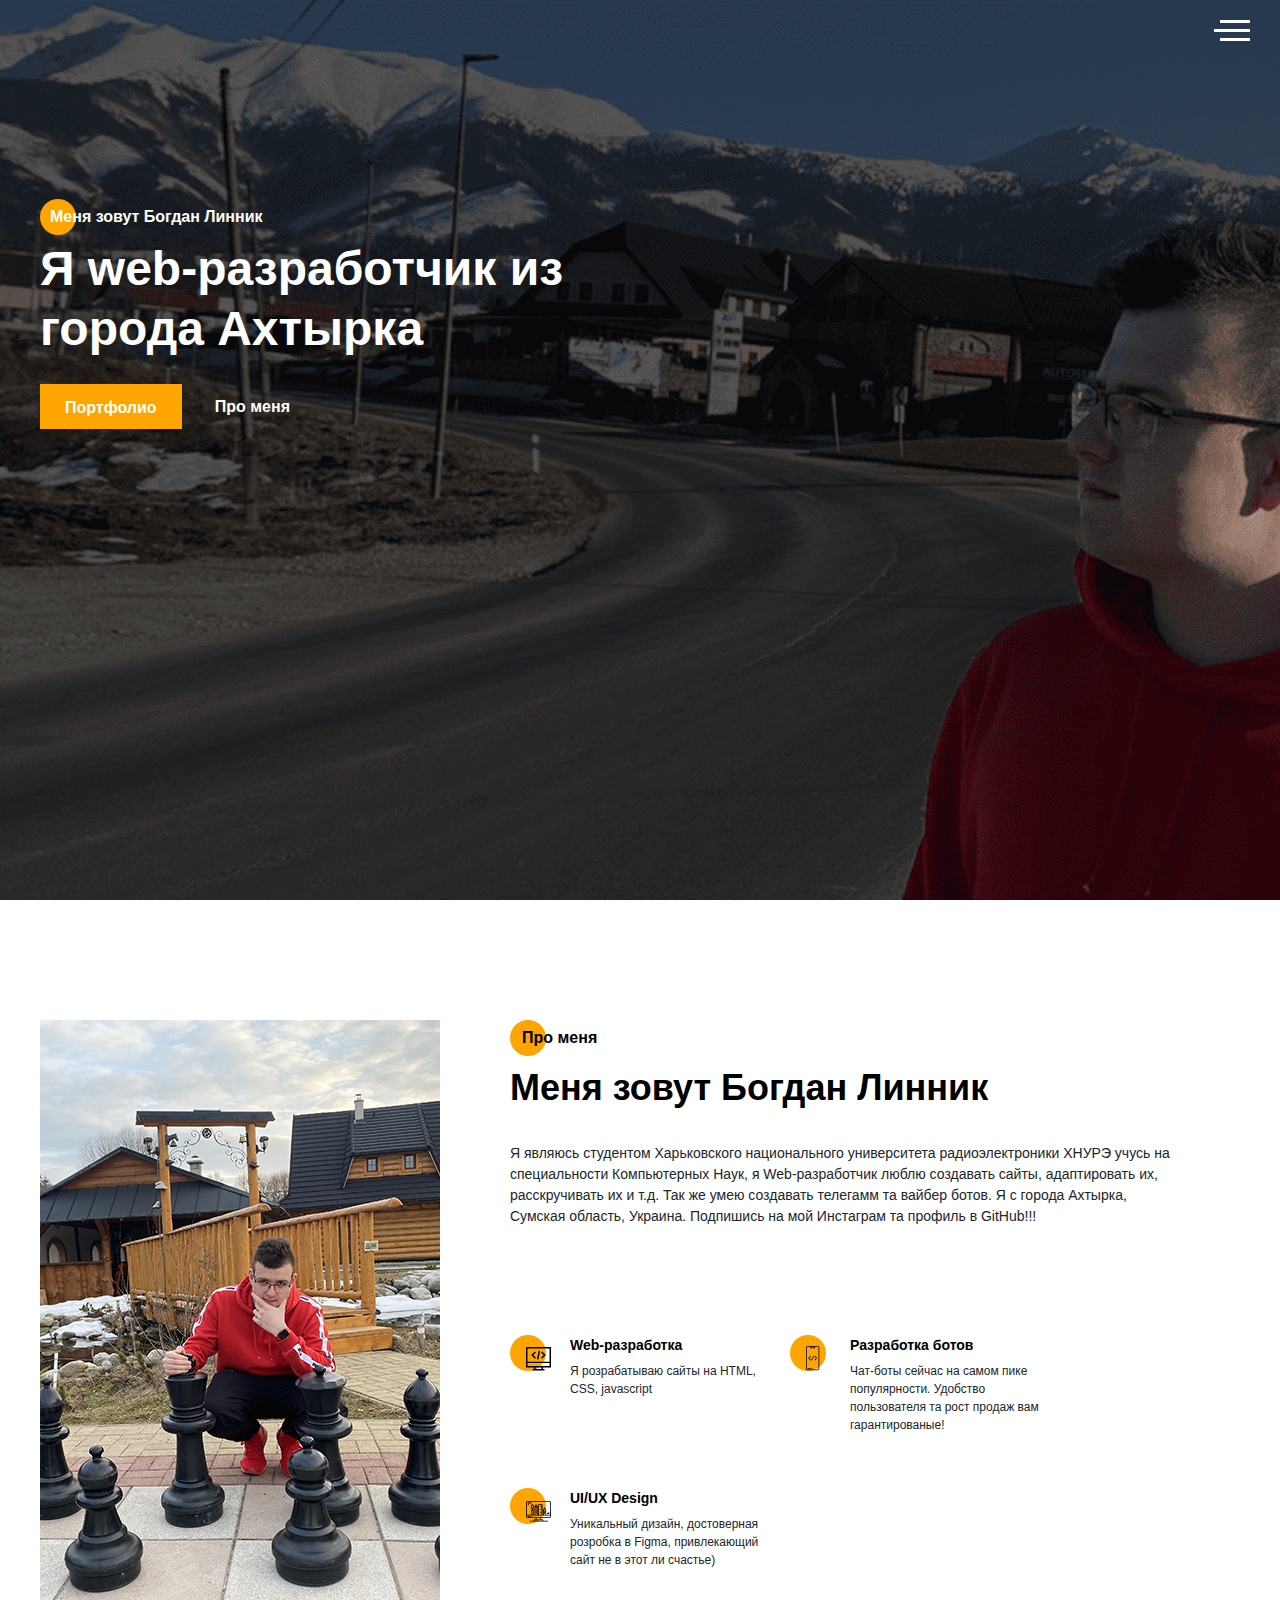
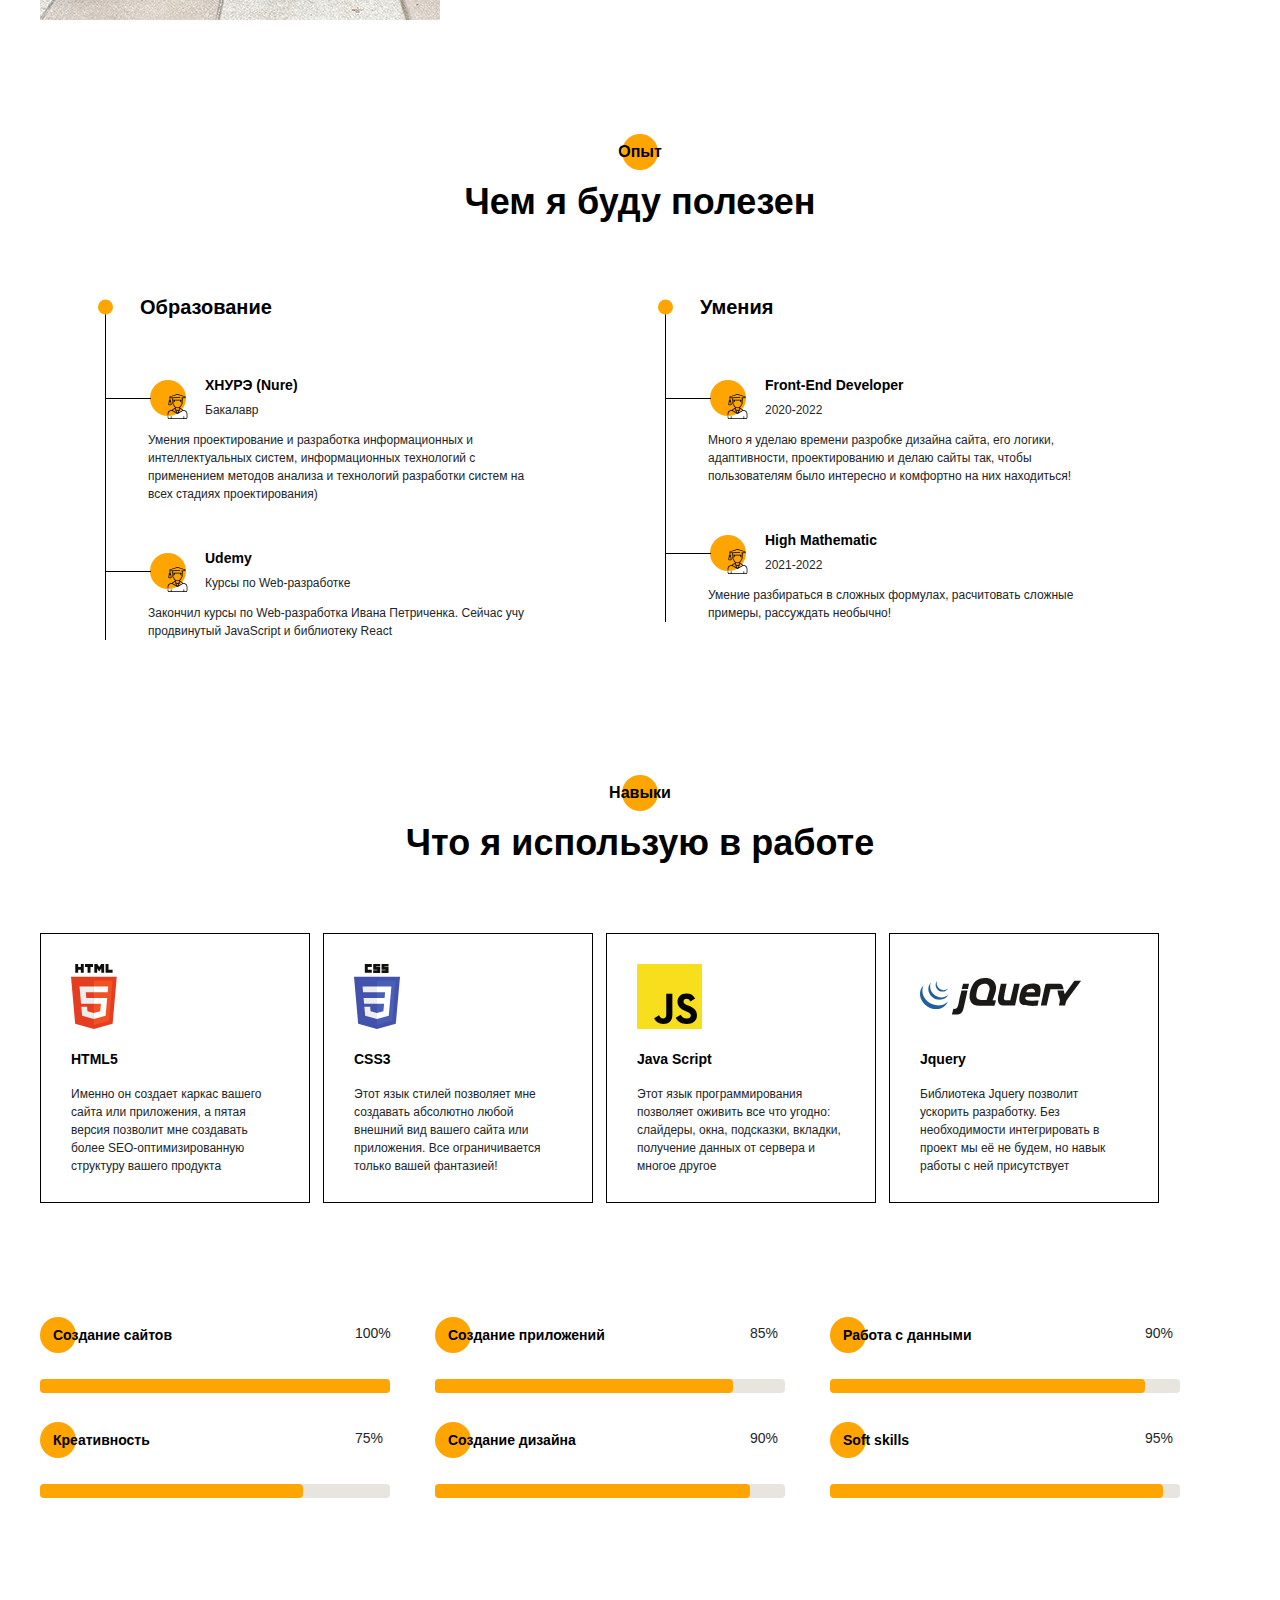
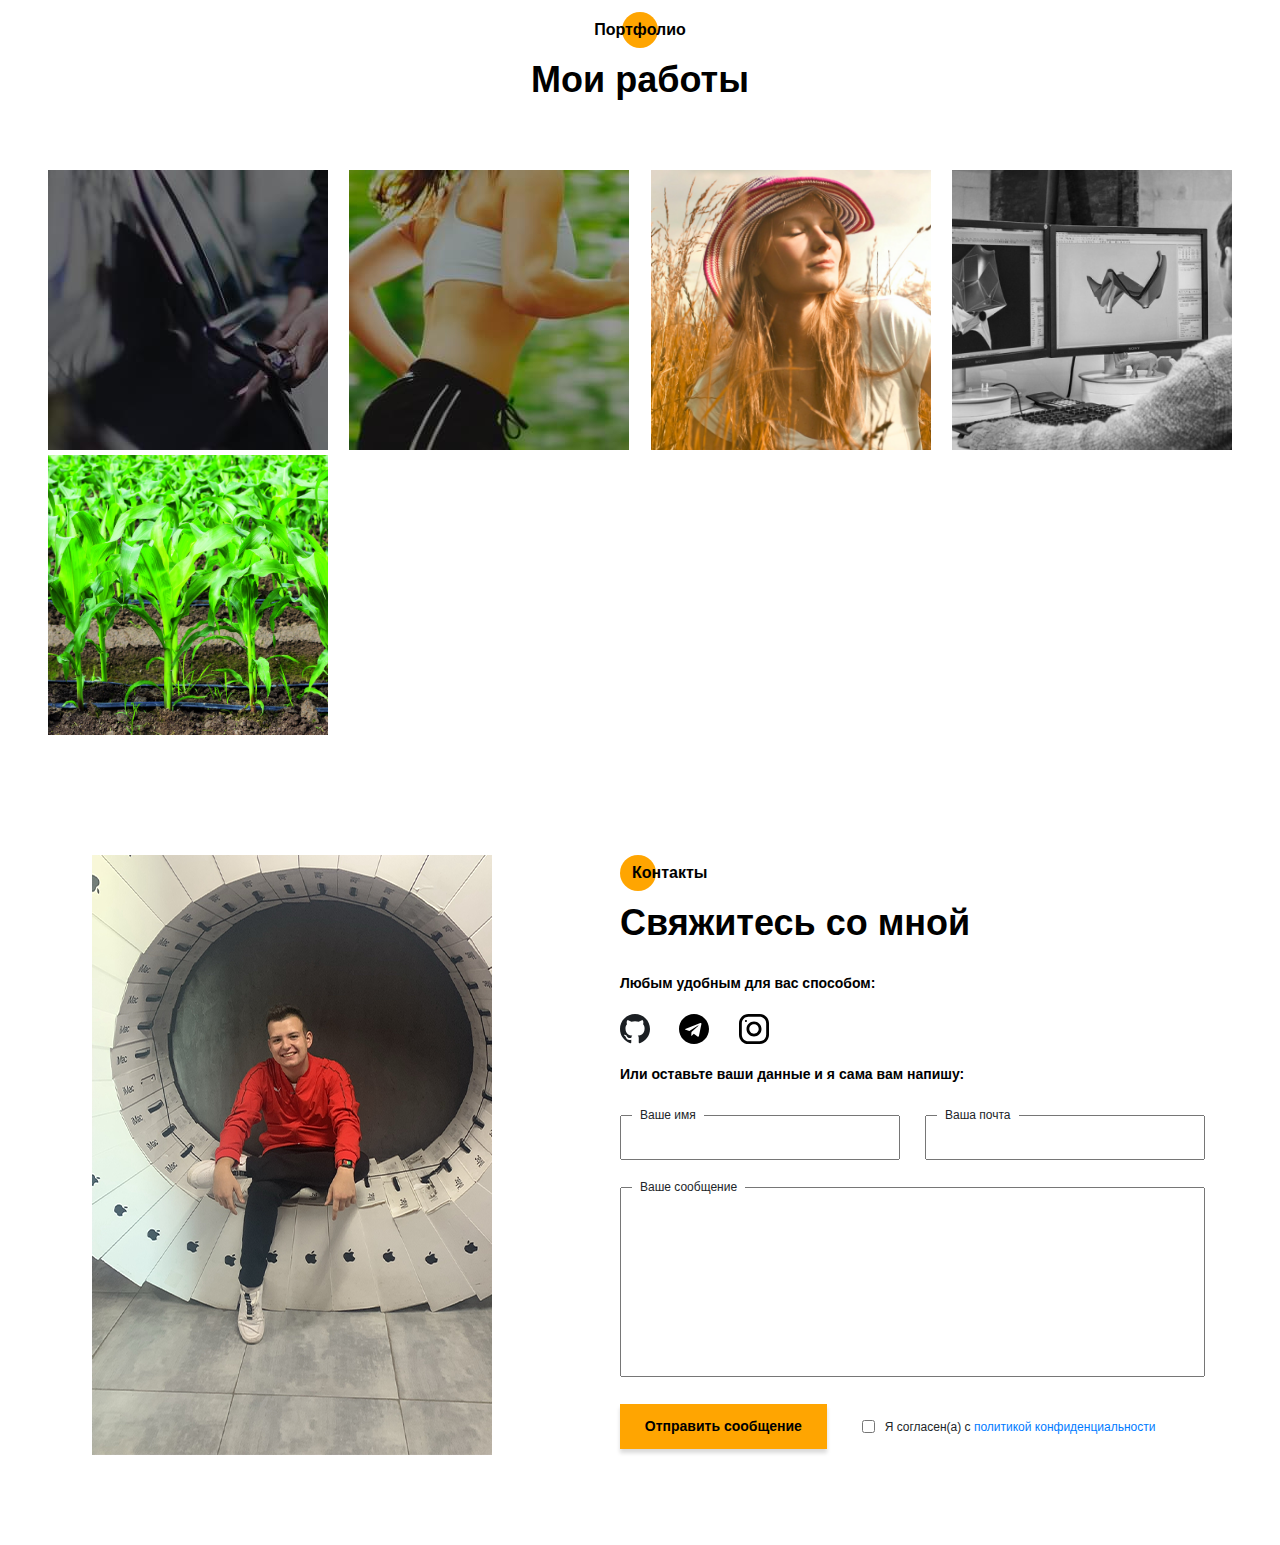
<file: index.html>
<!DOCTYPE html><html lang="en"><head><meta charset="UTF-8"><meta http-equiv="X-UA-Compatible" content="IE=edge"><meta name="viewport" content="width=device-width,initial-scale=1"><title>Bohdan Lynnyk</title><link rel="apple-touch-icon" sizes="57x57" href="icons/fav/apple-icon-57x57.png"><link rel="apple-touch-icon" sizes="60x60" href="icons/fav/apple-icon-60x60.png"><link rel="apple-touch-icon" sizes="72x72" href="icons/fav/apple-icon-72x72.png"><link rel="apple-touch-icon" sizes="76x76" href="icons/fav/apple-icon-76x76.png"><link rel="apple-touch-icon" sizes="114x114" href="icons/fav/apple-icon-114x114.png"><link rel="apple-touch-icon" sizes="120x120" href="icons/fav/apple-icon-120x120.png"><link rel="apple-touch-icon" sizes="144x144" href="icons/fav/apple-icon-144x144.png"><link rel="apple-touch-icon" sizes="152x152" href="icons/fav/apple-icon-152x152.png"><link rel="apple-touch-icon" sizes="180x180" href="icons/fav/apple-icon-180x180.png"><link rel="icon" type="image/png" sizes="192x192" href="icons/fav/android-icon-192x192.png"><link rel="icon" type="image/png" sizes="32x32" href="icons/fav/favicon-32x32.png"><link rel="icon" type="image/png" sizes="96x96" href="icons/fav/favicon-96x96.png"><link rel="icon" type="image/png" sizes="16x16" href="icons/fav/favicon-16x16.png"><link rel="manifest" href="icons/fav/manifest.json"><meta name="msapplication-TileColor" content="#ffffff"><meta name="msapplication-TileImage" content="icons/fav/ms-icon-144x144.png"><meta name="theme-color" content="#ffffff"><!-- Primary Meta Tags --><title>Bohdan Lynnyk</title><meta name="title" content="Bohdan Lynnyk"><meta name="description" content="Hello, I'm Bodya and I'm Front-End developer. Welcome to my portfolio!!"><!-- Open Graph / Facebook --><meta property="og:type" content="website"><meta property="og:url" content="https://bodyaln.github.io/"><meta property="og:title" content="Bohdan Lynnyk"><meta property="og:description" content="Hello, I'm Bodya and I'm Front-End developer. Welcome to my portfolio!!"><meta property="og:image" content="https://drive.google.com/file/d/1SiiN-WHWsGNytmFkLj-225NWM_BhTLJ7/view?usp=sharing"><!-- Twitter --><meta property="twitter:card" content="summary_large_image"><meta property="twitter:url" content="https://bodyaln.github.io/"><meta property="twitter:title" content="Bohdan Lynnyk"><meta property="twitter:description" content="Hello, I'm Bodya and I'm Front-End developer. Welcome to my portfolio!!"><meta property="twitter:image" content="https://drive.google.com/file/d/1SiiN-WHWsGNytmFkLj-225NWM_BhTLJ7/view?usp=sharing"><link rel="preconnect" href="https://fonts.googleapis.com"><link rel="preconnect" href="https://fonts.gstatic.com" crossorigin><link href="https://fonts.googleapis.com/css2?family=Poppins:wght@500;700&display=swap" rel="stylesheet"><link rel="stylesheet" href="css/style.min.css"></head><body><aside class="sidepanel"><a href="https://www.instagram.com/bodyaln/" class="sidepanel__link"><img src="icons/social/Instagram.svg" alt="instagramm"></a><a href="https://github.com/bodyaln" class="sidepanel__link"><img src="icons/social/Github.svg" alt="github"></a><div class="sidepanel__divider"></div><div class="sidepanel__text"><span>Социальные сети</span></div></aside><div class="menu"><div class="menu__block"><div class="menu__close"><svg width="29" height="30" viewBox="0 0 29 30" fill="none" xmlns="http://www.w3.org/2000/svg"><path d="M17.1568 14.5231L28.4489 3.23075C29.1837 2.49623 29.1837 1.30861 28.4489 0.574085C27.7144 -0.160437 26.5267 -0.160437 25.7922 0.574085L14.4998 11.8665L3.20781 0.574085C2.47295 -0.160437 1.28567 -0.160437 0.551149 0.574085C-0.183716 1.30861 -0.183716 2.49623 0.551149 3.23075L11.8432 14.5231L0.551149 25.8155C-0.183716 26.55 -0.183716 27.7376 0.551149 28.4721C0.917206 28.8385 1.39852 29.0226 1.87948 29.0226C2.36045 29.0226 2.84141 28.8385 3.20781 28.4721L14.4998 17.1798L25.7922 28.4721C26.1586 28.8385 26.6396 29.0226 27.1205 29.0226C27.6015 29.0226 28.0825 28.8385 28.4489 28.4721C29.1837 27.7376 29.1837 26.55 28.4489 25.8155L17.1568 14.5231Z" fill="black"/></svg></div><nav><ul class="menu__list"><li class="menu__link"><a href="#about">ПРО МЕНЯ</a></li><li class="menu__link"><a href="#resume">МОЙ ОПЫТ</a></li><li class="menu__link"><a href="#skills">МОИ НАВЫКИ</a></li><li class="menu__link"><a href="#portfolio">МОИ НАВЫКИ</a></li><li class="menu__link"><a href="#price">ПРАЙС-ЛИСТ</a></li><li class="menu__link"><a href="#contacts">КОНТАКТЫ</a></li></ul></nav><div class="menu__social"><a href="https://github.com/bodyaln"><svg width="20" height="19" viewBox="0 0 20 19" fill="none" xmlns="http://www.w3.org/2000/svg"><path d="M10 0C4.475 0 0 4.36167 0 9.74107C0 14.0457 2.865 17.6962 6.8375 18.9832C7.3375 19.0749 7.52083 18.7734 7.52083 18.5148C7.52083 18.2835 7.5125 17.6706 7.50833 16.8585C4.72667 17.4459 4.14 15.5517 4.14 15.5517C3.685 14.4274 3.0275 14.1267 3.0275 14.1267C2.12167 13.5228 3.0975 13.5352 3.0975 13.5352C4.10167 13.603 4.62917 14.5389 4.62917 14.5389C5.52083 16.0283 6.97 15.5979 7.54167 15.3493C7.63167 14.719 7.88917 14.2903 8.175 14.0466C5.95417 13.8029 3.62 12.9652 3.62 9.23304C3.62 8.16988 4.0075 7.30085 4.64917 6.61934C4.53667 6.37317 4.19917 5.3827 4.73667 4.04116C4.73667 4.04116 5.57417 3.78012 7.48667 5.03988C8.28667 4.82345 9.13667 4.71606 9.98667 4.7111C10.8367 4.71606 11.6867 4.82345 12.4867 5.03988C14.3867 3.78012 15.2242 4.04116 15.2242 4.04116C15.7617 5.3827 15.4242 6.37317 15.3242 6.61934C15.9617 7.30085 16.3492 8.16988 16.3492 9.23304C16.3492 12.9752 14.0117 13.7987 11.7867 14.0383C12.1367 14.3307 12.4617 14.928 12.4617 15.8408C12.4617 17.1444 12.4492 18.1918 12.4492 18.5082C12.4492 18.7635 12.6242 19.0683 13.1367 18.9708C17.1375 17.692 20 14.0391 20 9.74107C20 4.36167 15.5225 0 10 0Z" fill="#212121"/></svg> </a><a href="https://www.instagram.com/bodyaln/"><svg width="20" height="20" viewBox="0 0 20 20" fill="none" xmlns="http://www.w3.org/2000/svg"><path d="M13.7495 0L6.24951 0C2.79826 0 -0.000488281 2.79875 -0.000488281 6.25L-0.000488281 13.75C-0.000488281 17.2013 2.79826 20 6.24951 20L13.7495 20C17.2008 20 19.9995 17.2013 19.9995 13.75L19.9995 6.25C19.9995 2.79875 17.2008 0 13.7495 0ZM18.1245 13.75C18.1245 16.1625 16.162 18.125 13.7495 18.125L6.24951 18.125C3.83701 18.125 1.87451 16.1625 1.87451 13.75L1.87451 6.25C1.87451 3.8375 3.83701 1.875 6.24951 1.875L13.7495 1.875C16.162 1.875 18.1245 3.8375 18.1245 6.25L18.1245 13.75Z" fill="black"/><path d="M9.99951 5C7.23826 5 4.99951 7.23875 4.99951 10C4.99951 12.7613 7.23826 15 9.99951 15C12.7608 15 14.9995 12.7613 14.9995 10C14.9995 7.23875 12.7608 5 9.99951 5ZM9.99951 13.125C8.27701 13.125 6.87451 11.7225 6.87451 10C6.87451 8.27625 8.27701 6.875 9.99951 6.875C11.722 6.875 13.1245 8.27625 13.1245 10C13.1245 11.7225 11.722 13.125 9.99951 13.125Z" fill="black"/><path d="M15.3745 5.29123C15.7425 5.29123 16.0408 4.99295 16.0408 4.62499C16.0408 4.25703 15.7425 3.95874 15.3745 3.95874C15.0065 3.95874 14.7083 4.25703 14.7083 4.62499C14.7083 4.99295 15.0065 5.29123 15.3745 5.29123Z" fill="black"/></svg> </a><a href="https://www.instagram.com/bodyaln/"><svg width="20" height="20" viewBox="0 0 20 20" fill="none" xmlns="http://www.w3.org/2000/svg"><path d="M17.0698 0L2.9292 0C1.3139 0 -0.000488281 1.31439 -0.000488281 2.92969L-0.000488281 17.0703C-0.000488281 18.6856 1.3139 20 2.9292 20L8.82764 20L8.82764 12.9297L6.48389 12.9297L6.48389 9.41406L8.82764 9.41406L8.82764 7.03125C8.82764 5.09262 10.4046 3.51563 12.3433 3.51563L15.8979 3.51563L15.8979 7.03125L12.3433 7.03125L12.3433 9.41406L15.8979 9.41406L15.312 12.9297L12.3433 12.9297L12.3433 20L17.0698 20C18.6851 20 19.9995 18.6856 19.9995 17.0703L19.9995 2.92969C19.9995 1.31439 18.6851 0 17.0698 0Z" fill="black"/></svg></a></div></div><div class="menu__overlay"></div></div><section class="promo" id="up"><picture></picture><div class="hamburger"><span></span><span class="long"></span><span></span></div><div class="container"><div class="title title_fz16 promo__subtitle title_white">Меня зовут Богдан Линник</div><h1 class="title title_fz48 promo__title title_white">Я web-разработчик из города Ахтырка</h1><div class="promo__btns"><a href="#" class="promo__link btn">Портфолио</a> <a href="#" class="promo__link">Про меня</a></div></div></section><section class="about" id="about"><div class="container"><div class="about__wrapper"><img src="img/bg2_1.webp" alt="photo" class="about__photo"><div class="about__descr"><h2 class="title title_fz16 about__title">Про меня</h2><div class="title title_fz36 about__subtitle">Меня зовут Богдан Линник</div><div class="divider"></div><p class="about__text">Я являюсь студентом Харьковского национального университета радиоэлектроники ХНУРЭ учусь на специальности Компьютерных Наук, я Web-разработчик люблю создавать сайты, адаптировать их, расскручивать их и т.д. Так же умею создавать телегамм та вайбер ботов. Я с города Ахтырка, Сумская область, Украина. Подпишись на мой Инстаграм та профиль в GitHub!!!</p></div><div class="about__skills"><div class="about__skills-item"><div class="about__skills-circle"><img src="icons/about_me/web development.svg" alt="web-dev"></div><div><div class="title title_fz14">Web-разработка</div><div class="about__skills-text">Я розрабатываю сайты на HTML, CSS, javascript</div></div></div><div class="about__skills-item"><div class="about__skills-circle"><img src="icons/about_me/Mobile dev.svg" alt="mob-dev"></div><div><div class="title title_fz14">Разработка ботов</div><div class="about__skills-text">Чат-боты сейчас на самом пике популярности. Удобство пользователя та рост продаж вам гарантированые!</div></div></div><div class="about__skills-item"><div class="about__skills-circle"><img src="icons/about_me/Design.svg" alt="design"></div><div><div class="title title_fz14">UI/UX Design</div><div class="about__skills-text">Уникальный дизайн, достоверная розробка в Figma, привлекающий сайт не в этот ли счастье)</div></div></div></div></div></div></section><section class="resume" id="resume"><div class="container"><h2 class="title title_fz16 title__section-title">Опыт</h2><div class="title title_fz36 title__section-subtitle">Чем я буду полезен</div><div class="divider"></div><div class="resume__wrapper"><div class="resume__column"><h3 class="title title_fz20 resume__column-title">Образование</h3><ul><li><div class="resume__item"><div class="resume__item-head"><div class="resume__item-icon"><img src="icons/experience/University.svg" alt="university"></div><h4 class="title title_fz14">ХНУРЭ (Nure)</h4><div class="resume__item-location">Бакалавр</div></div><div class="resume__item-body">Умения проектирование и разработка информационных и интеллектуальных систем, информационных технологий с применением методов анализа и технологий разработки систем на всех стадиях проектирования)</div></div></li><li><div class="resume__item"><div class="resume__item-head"><div class="resume__item-icon"><img src="icons/experience/University.svg" alt="university"></div><h4 class="title title_fz14">Udemy</h4><div class="resume__item-location">Курсы по Web-разработке</div></div><div class="resume__item-body">Закончил курсы по Web-разработка Ивана Петриченка. Сейчас учу продвинутый JavaScript и библиотеку React</div></div></li></ul></div><div class="resume__column"><h3 class="title title_fz20 resume__column-title">Умения</h3><ul><li><div class="resume__item"><div class="resume__item-head"><div class="resume__item-icon"><img src="icons/experience/University.svg" alt="university"></div><h4 class="title title_fz14">Front-End Developer</h4><div class="resume__item-location">2020-2022</div></div><div class="resume__item-body">Много я уделаю времени разробке дизайна сайта, его логики, адаптивности, проектированию и делаю сайты так, чтобы пользователям было интересно и комфортно на них находиться!</div></div></li><li><div class="resume__item"><div class="resume__item-head"><div class="resume__item-icon"><img src="icons/experience/University.svg" alt="university"></div><h4 class="title title_fz14">High Mathematic</h4><div class="resume__item-location">2021-2022</div></div><div class="resume__item-body">Умение разбираться в сложных формулах, расчитовать сложные примеры, рассуждать необычно!</div></div></li></ul></div></div></div></section><section class="skills" id="skills"><div class="container"><h2 class="title title_fz16 title__section-title">Навыки</h2><div class="title title_fz36 title__section-subtitle">Что я использую в работе</div><div class="divider"></div><div class="skills__wrapper"><div class="skills__block"><div class="skills__block-img"><img src="icons/skills/html5.svg" alt="html"></div><div class="title title_fz14 skills__title">HTML5</div><div class="skills__descr">Именно он создает каркас вашего сайта или приложения, а пятая версия позволит мне создавать более SEO-оптимизированную структуру вашего продукта</div></div><div class="skills__block"><div class="skills__block-img"><img src="icons/skills/css3.svg" alt="css3"></div><div class="title title_fz14 skills__title">CSS3</div><div class="skills__descr">Этот язык стилей позволяет мне создавать абсолютно любой внешний вид вашего сайта или приложения. Все ограничивается только вашей фантазией!</div></div><div class="skills__block"><div class="skills__block-img"><img src="icons/skills/JS.svg" alt="javascript"></div><div class="title title_fz14 skills__title">Java Script</div><div class="skills__descr">Этот язык программирования позволяет оживить все что угодно: слайдеры, окна, подсказки, вкладки, получение данных от сервера и многое другое</div></div><div class="skills__block"><div class="skills__block-img"><img src="icons/skills/Jquery.svg" alt="Jquery"></div><div class="title title_fz14 skills__title">Jquery</div><div class="skills__descr">Библиотека Jquery позволит ускорить разработку. Без необходимости интегрировать в проект мы её не будем, но навык работы с ней присутствует</div></div></div><div class="skills__ratings"><div class="skills__ratings-item"><div class="title title_fz14 skills__ratings-title">Создание сайтов</div><div class="skills__ratings-counter">100%</div><div class="skills__ratings-line"><span></span></div></div><div class="skills__ratings-item"><div class="title title_fz14 skills__ratings-title">Создание приложений</div><div class="skills__ratings-counter">85%</div><div class="skills__ratings-line"><span></span></div></div><div class="skills__ratings-item"><div class="title title_fz14 skills__ratings-title">Работа с данными</div><div class="skills__ratings-counter">90%</div><div class="skills__ratings-line"><span></span></div></div><div class="skills__ratings-item"><div class="title title_fz14 skills__ratings-title">Креативность</div><div class="skills__ratings-counter">75%</div><div class="skills__ratings-line"><span></span></div></div><div class="skills__ratings-item"><div class="title title_fz14 skills__ratings-title">Создание дизайна</div><div class="skills__ratings-counter">90%</div><div class="skills__ratings-line"><span></span></div></div><div class="skills__ratings-item"><div class="title title_fz14 skills__ratings-title">Soft skills</div><div class="skills__ratings-counter">95%</div><div class="skills__ratings-line"><span></span></div></div></div></div></section><section class="portfolio" id="portfolio"><div class="container"><h2 class="title title_fz16 title__section-title">Портфолио</h2><div class="title title_fz36 title__section-subtitle">Мои работы<div class="divider"></div><div class="portfolio__wrapper"><a href="/Uber" class="portfolio__item"><img src="img/works/uber.jpg" alt="uber"></a><a href="/Pulse" class="portfolio__item"><img src="img/works/pulse.jpg" alt="Pulse"></a><a href="/Atelier" class="portfolio__item"><img src="img/works/girl.webp" alt="girl"></a><a href="/product3d" class="portfolio__item"><img src="img/works/logo_product3d.png" alt="eror404"></a><a href="/ClubOrganic" class="portfolio__item"><img src="img/works/zelenina.jpg" alt="eror404"></a><!-- <a href="#" class="portfolio__item horizontal"><img src="img/works/mac.jpg" alt="eror404"></a> --></div></div></div></section><section class="contacts" id="contacts"><div class="container"><div class="contacts__wrapper"><div class="contacts__photo"><img src="img/bg3_1.webp" alt="photo"></div><div class="contacts__descr"><h2 class="title title_fz16 contacts__title">Контакты</h2><div class="title title_fz36 contacts__subtitle">Свяжитесь со мной</div><div class="divider"></div><div class="title title_fz14 contacts__text">Любым удобным для вас способом:</div><div class="contacts__social"><a href="https://github.com/bodyaln" class="contacts__link"><svg width="30" height="30" viewBox="0 0 1024 1024" fill="none" xmlns="http://www.w3.org/2000/svg"><path fill-rule="evenodd" clip-rule="evenodd" d="M8 0C3.58 0 0 3.58 0 8C0 11.54 2.29 14.53 5.47 15.59C5.87 15.66 6.02 15.42 6.02 15.21C6.02 15.02 6.01 14.39 6.01 13.72C4 14.09 3.48 13.23 3.32 12.78C3.23 12.55 2.84 11.84 2.5 11.65C2.22 11.5 1.82 11.13 2.49 11.12C3.12 11.11 3.57 11.7 3.72 11.94C4.44 13.15 5.59 12.81 6.05 12.6C6.12 12.08 6.33 11.73 6.56 11.53C4.78 11.33 2.92 10.64 2.92 7.58C2.92 6.71 3.23 5.99 3.74 5.43C3.66 5.23 3.38 4.41 3.82 3.31C3.82 3.31 4.49 3.1 6.02 4.13C6.66 3.95 7.34 3.86 8.02 3.86C8.7 3.86 9.38 3.95 10.02 4.13C11.55 3.09 12.22 3.31 12.22 3.31C12.66 4.41 12.38 5.23 12.3 5.43C12.81 5.99 13.12 6.7 13.12 7.58C13.12 10.65 11.25 11.33 9.47 11.53C9.76 11.78 10.01 12.26 10.01 13.01C10.01 14.08 10 14.94 10 15.21C10 15.42 10.15 15.67 10.55 15.59C13.71 14.53 16 11.53 16 8C16 3.58 12.42 0 8 0Z" transform="scale(64)" fill="#1B1F23"/></svg> </a><a href="https://t.me/bodyaln" class="contacts__link"><img src="icons/social/Telegram.svg" alt="telegramm"> </a><a href="https://www.instagram.com/bodyaln/" class="contacts__link"><svg width="30" height="30" viewBox="0 0 30 30" fill="none" xmlns="http://www.w3.org/2000/svg"><path d="M-9.01547e-07 9.375L-4.09794e-07 20.625C-1.83506e-07 25.8019 4.19812 30 9.375 30L20.625 30C25.8019 30 30 25.8019 30 20.625L30 9.375C30 4.19813 25.8019 7.79513e-07 20.625 1.0058e-06L9.375 1.49755e-06C4.19812 1.72384e-06 -1.12784e-06 4.19813 -9.01547e-07 9.375ZM20.625 2.8125C24.2437 2.8125 27.1875 5.75625 27.1875 9.375L27.1875 20.625C27.1875 24.2437 24.2437 27.1875 20.625 27.1875L9.375 27.1875C5.75625 27.1875 2.8125 24.2437 2.8125 20.625L2.8125 9.375C2.8125 5.75625 5.75625 2.8125 9.375 2.8125L20.625 2.8125Z" fill="black"/><path d="M7.5 15C7.5 19.1419 10.8581 22.5 15 22.5C19.1419 22.5 22.5 19.1419 22.5 15C22.5 10.8581 19.1419 7.5 15 7.5C10.8581 7.5 7.5 10.8581 7.5 15ZM19.6875 15C19.6875 17.5837 17.5837 19.6875 15 19.6875C12.4144 19.6875 10.3125 17.5838 10.3125 15C10.3125 12.4163 12.4144 10.3125 15 10.3125C17.5837 10.3125 19.6875 12.4162 19.6875 15Z" fill="black"/><path d="M7.93685 6.93715C7.93685 6.38521 7.48942 5.93777 6.93748 5.93777C6.38554 5.93777 5.93811 6.38521 5.93811 6.93715C5.93811 7.48909 6.38554 7.93652 6.93748 7.93652C7.48942 7.93652 7.93685 7.48909 7.93685 6.93715Z" fill="black"/></svg></a></div><div class="title title_fz14 contacts__text">Или оставьте ваши данные и я сама вам напишу:</div><form action="#" class="contacts__form"><div class="contacts__input"><input required name="name" id="name" type="text"> <label for="name">Ваше имя</label></div><div class="contacts__input"><input required name="email" id="email" type="email"> <label for="email">Ваша почта</label></div><div class="contacts__textarea"><textarea name="text" id="text"></textarea> <label for="text">Ваше сообщение</label></div><div class="contacts__triggers"><button class="btn contacts__btn">Отправить сообщение</button><div class="contacts__policy"><input required type="checkbox"> <span>Я согласен(а) с <a href="/policy.html">политикой конфиденциальности</a></span></div></div></form></div></div></div></section><a href="#up" class="pageup" id="toTop"><img src="icons/pageup.png" alt="up"></a><script src="https://ajax.googleapis.com/ajax/libs/jquery/1.12.4/jquery.min.js"></script><script src="js/script.js"></script></body></html>
</file>
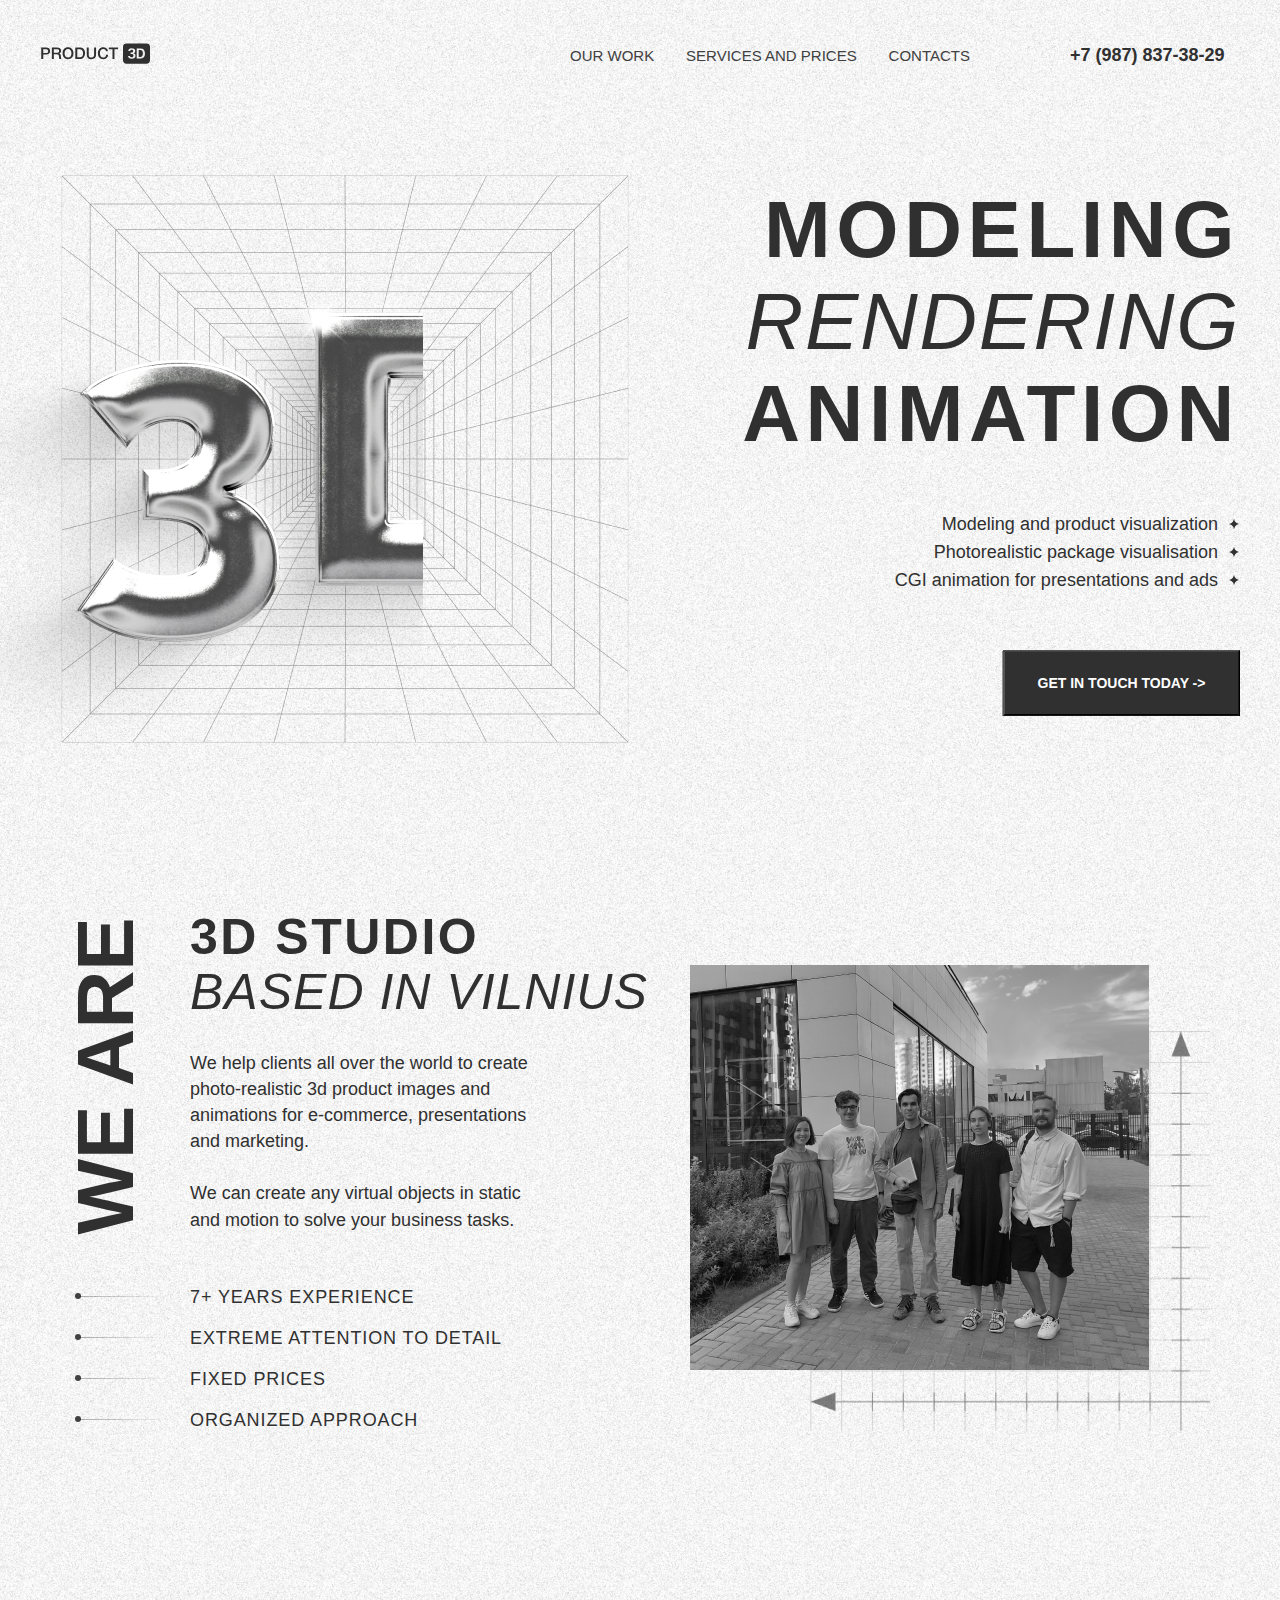
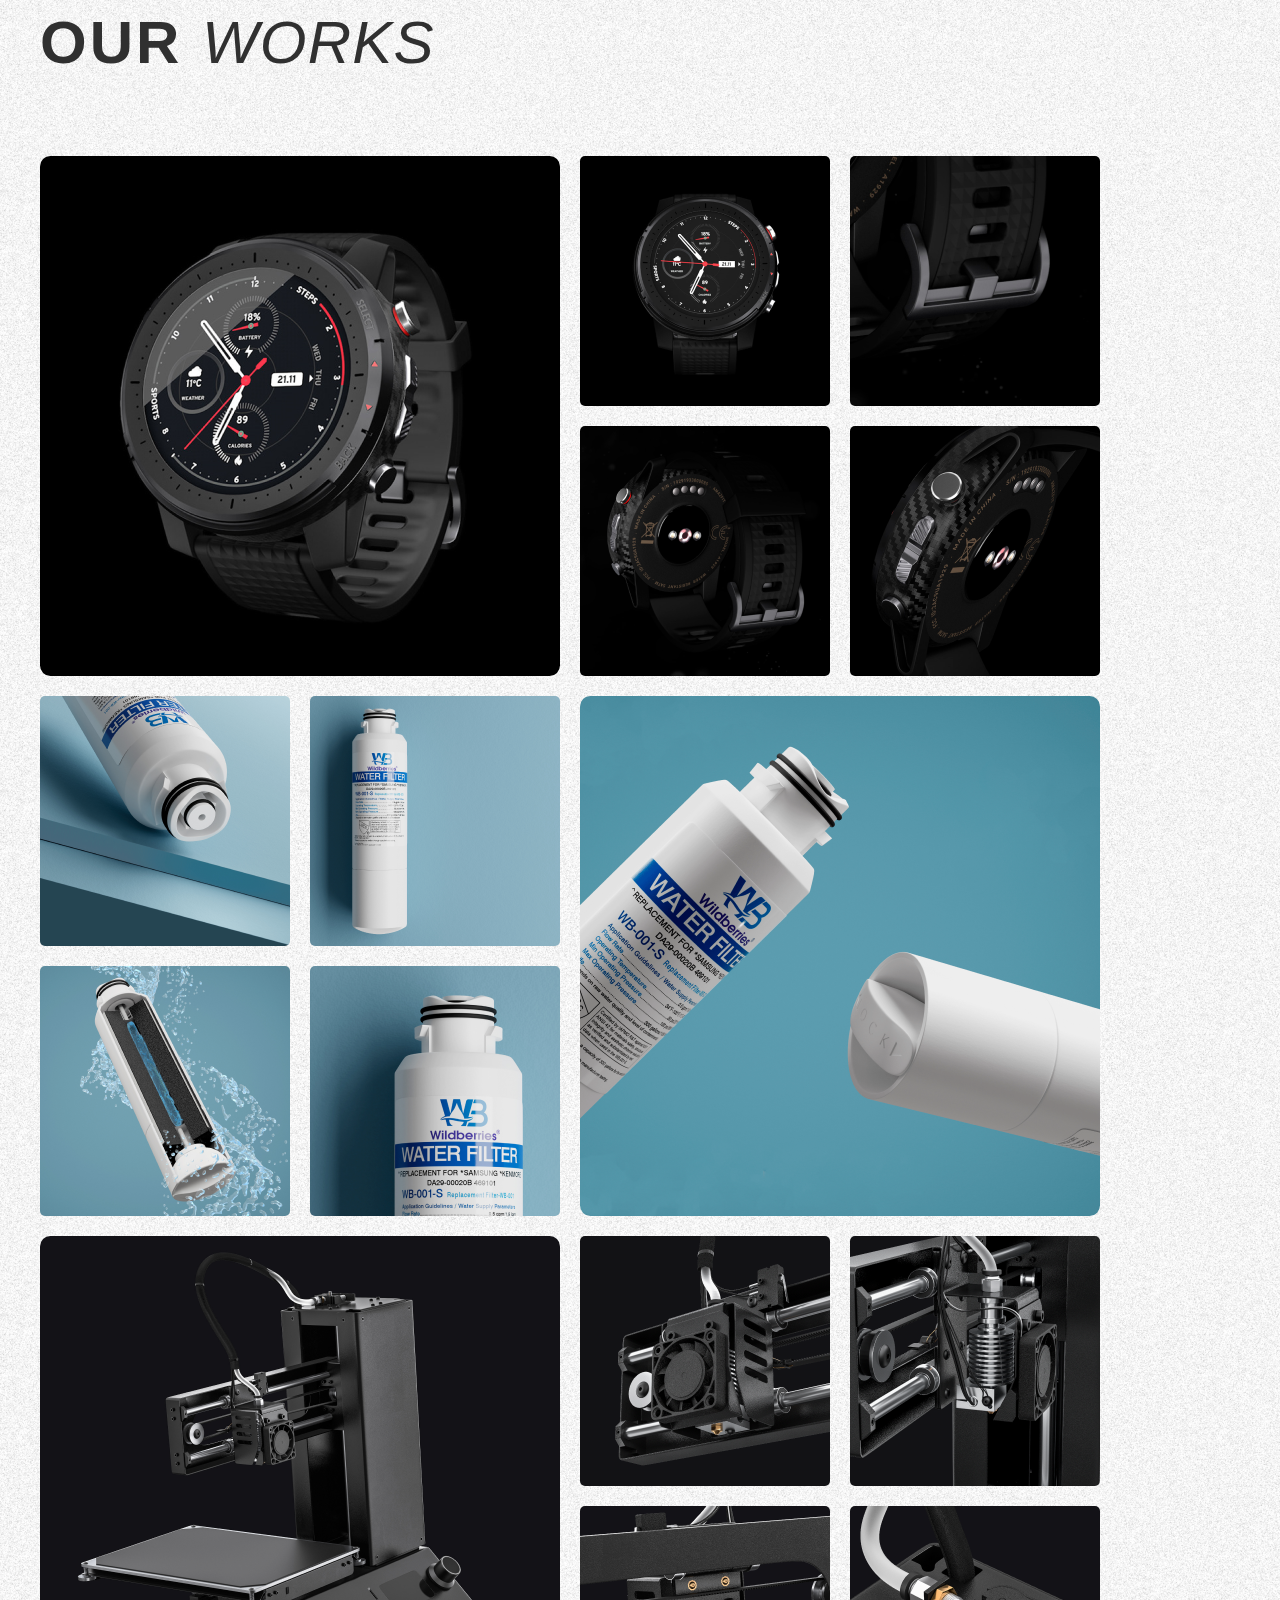
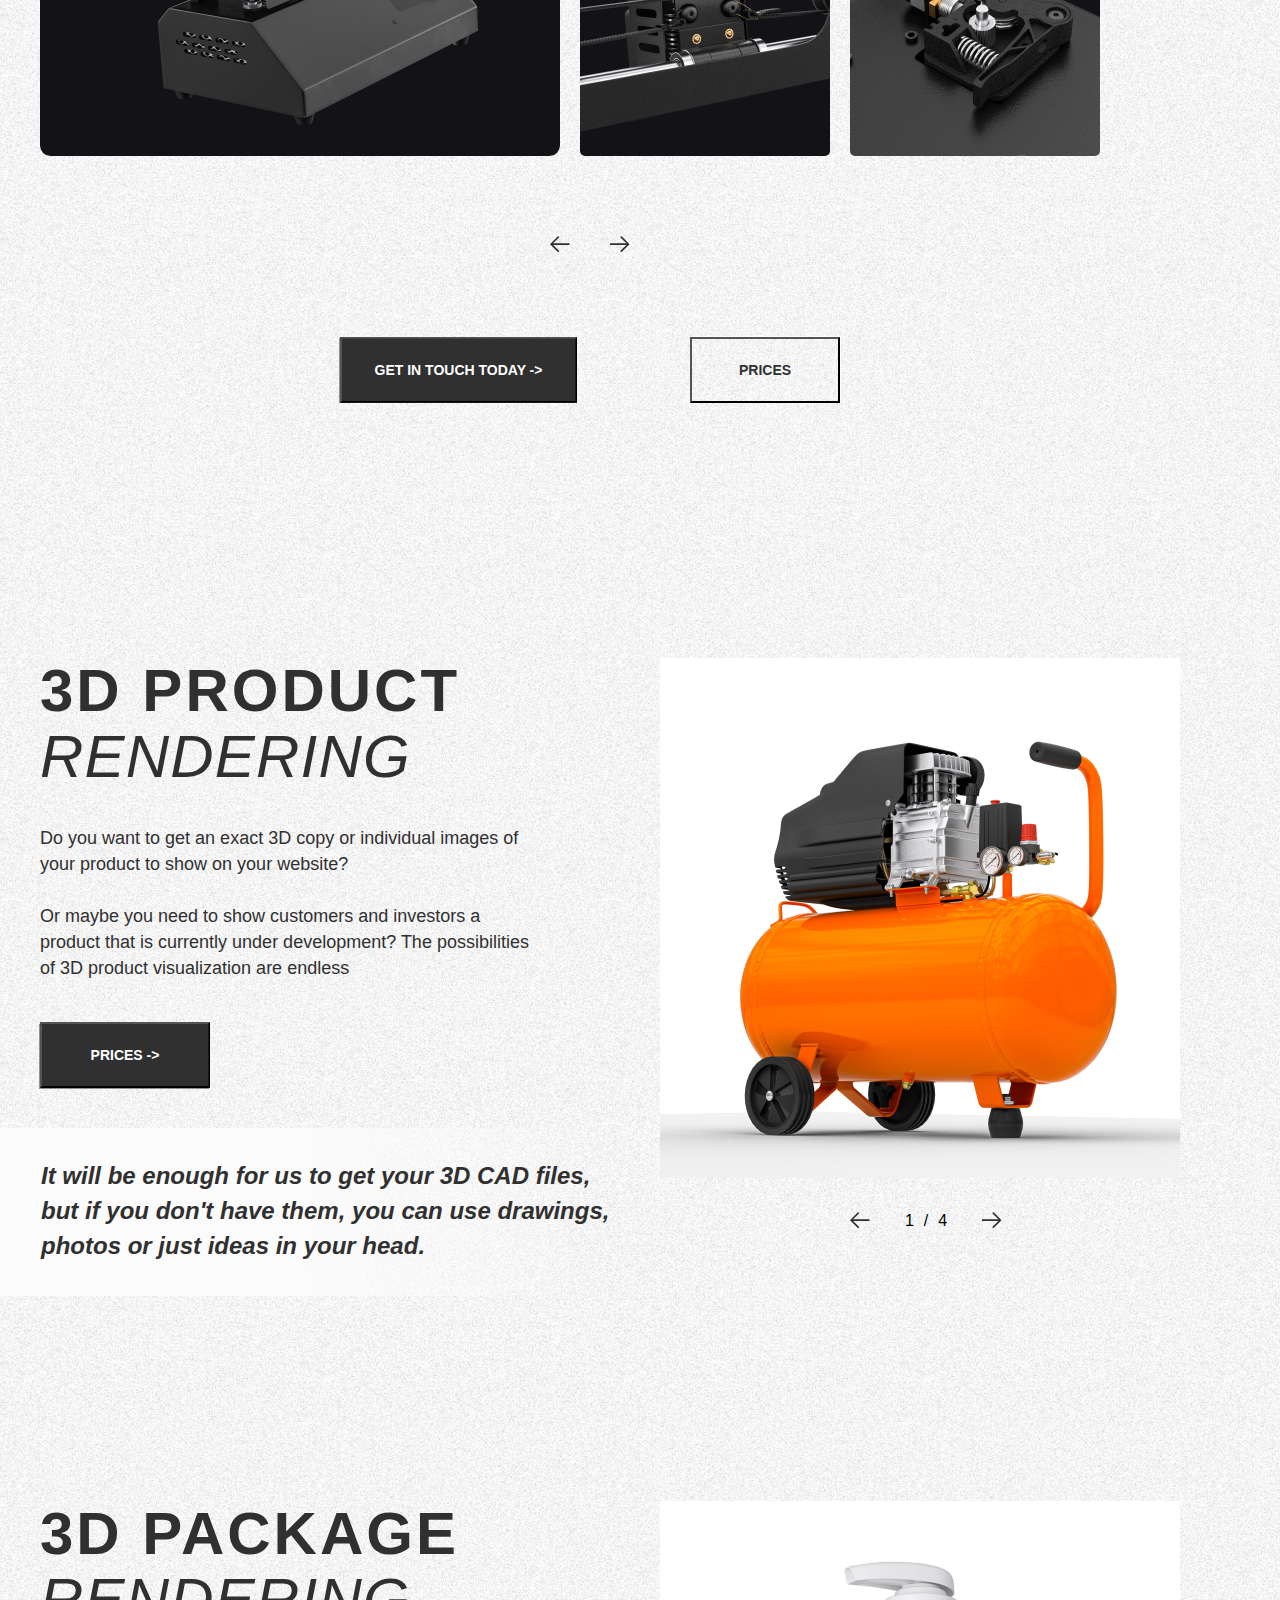
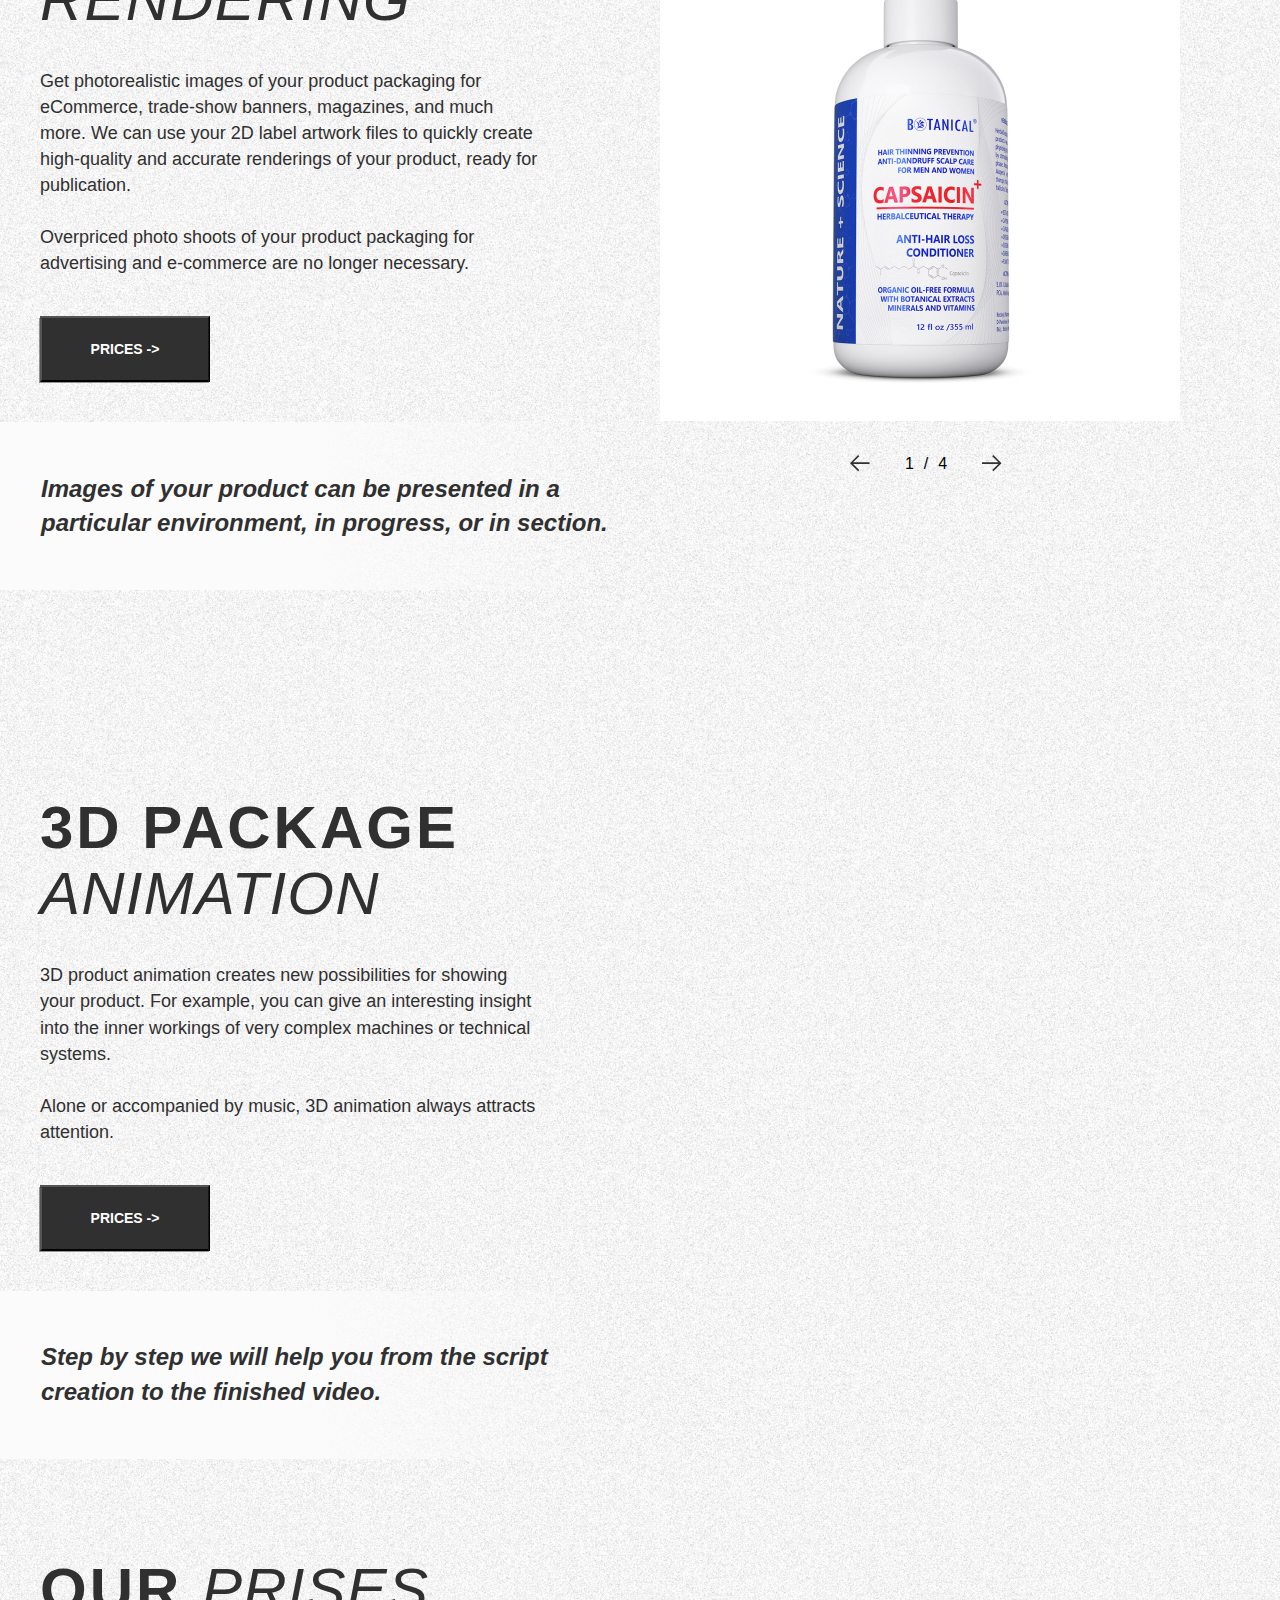
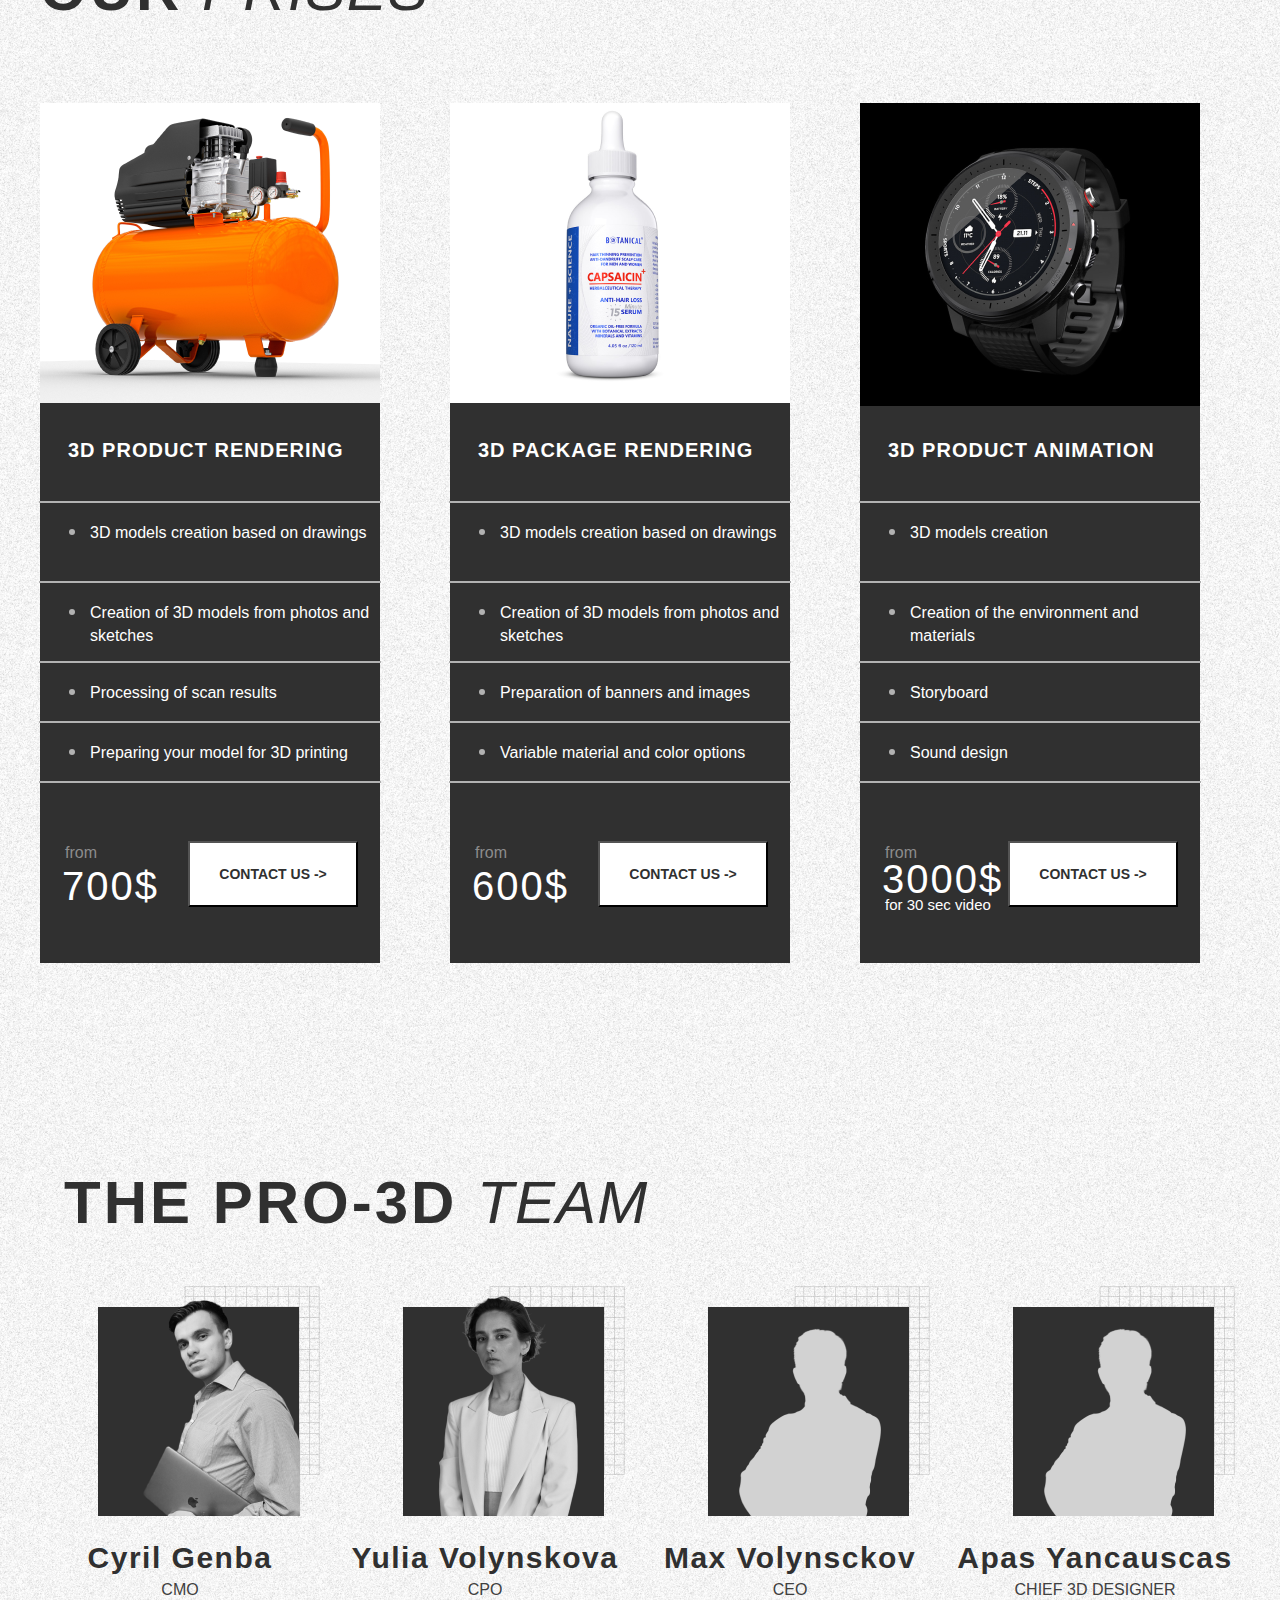
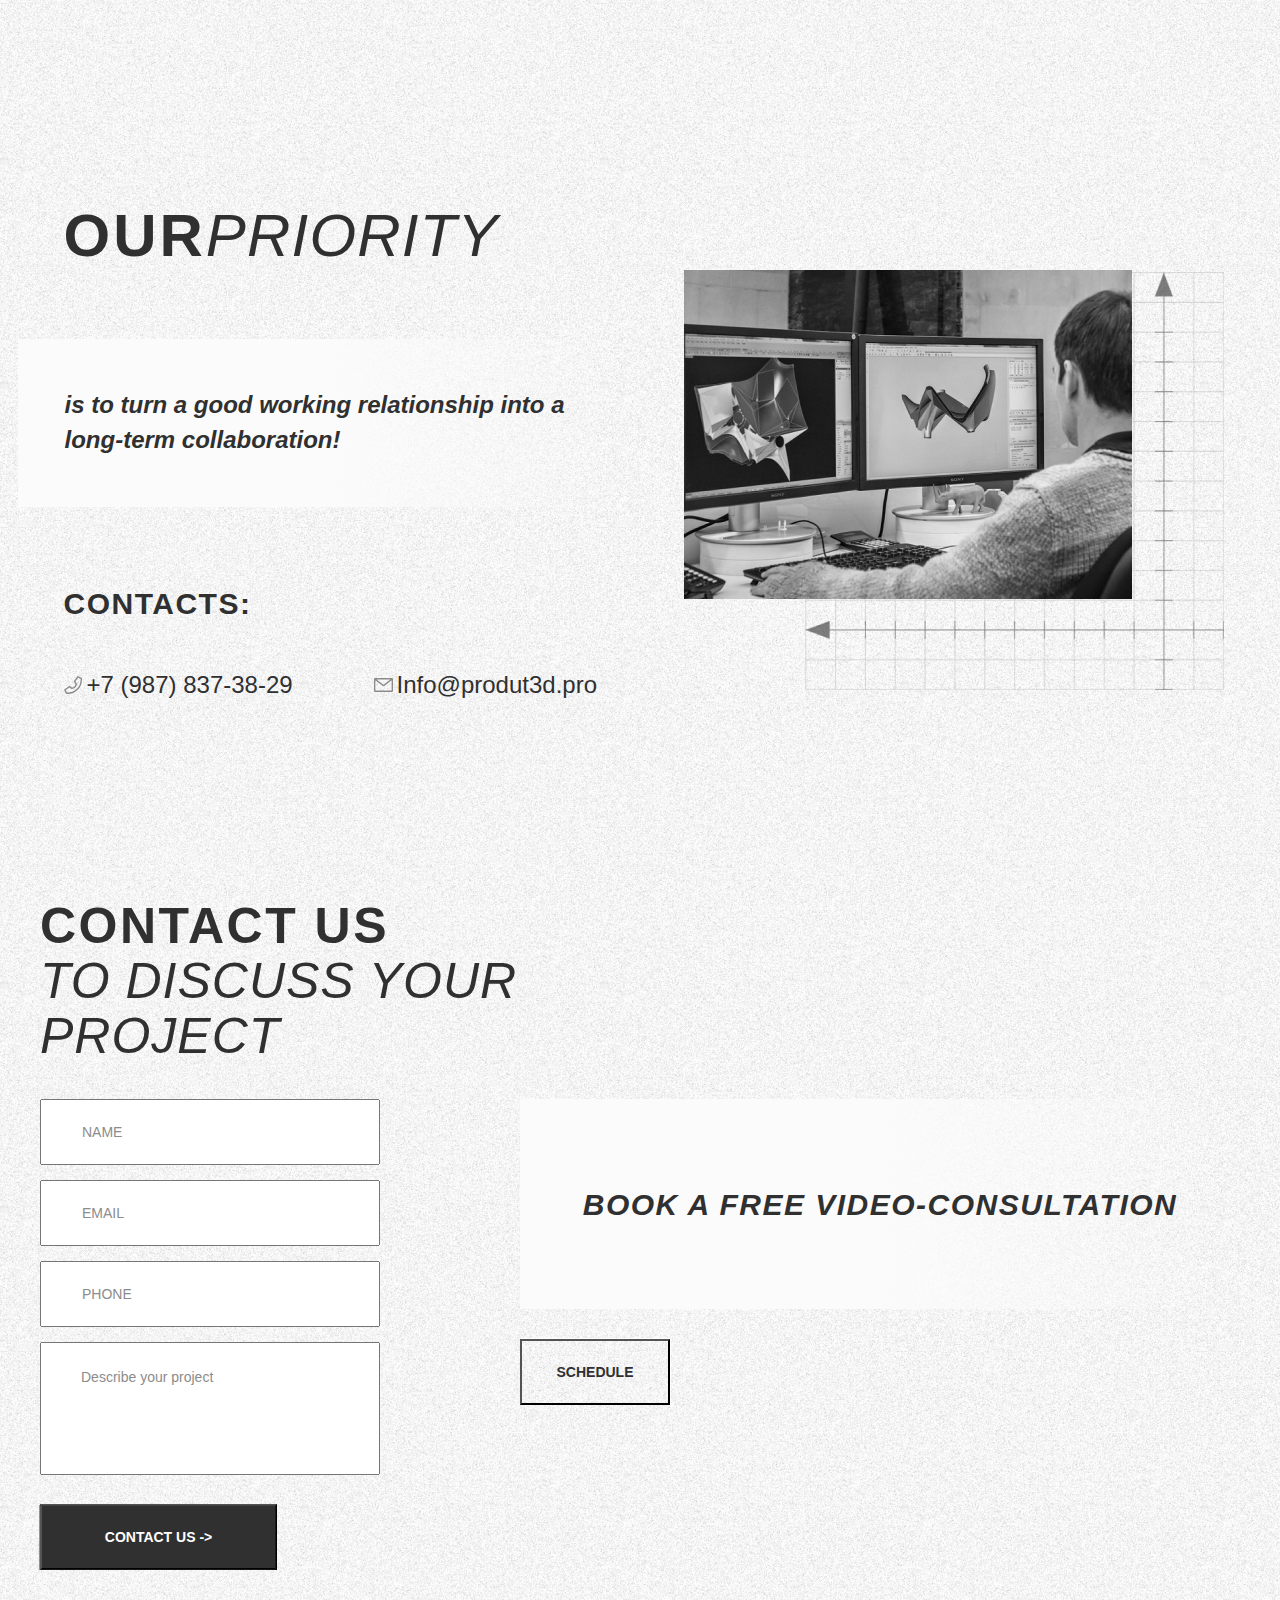
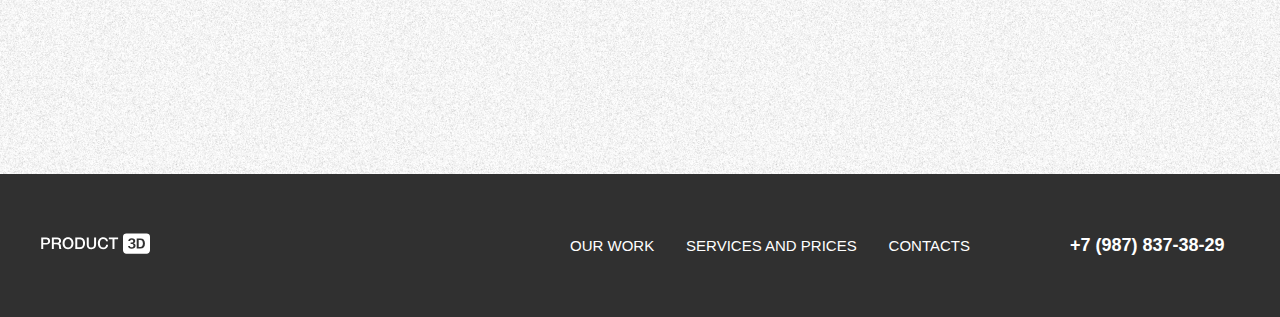
<file: product3d/index.html>
<!DOCTYPE html><html lang="en"><head><meta charset="UTF-8"><meta http-equiv="X-UA-Compatible" content="IE=edge"><meta name="viewport" content="width=device-width,initial-scale=1"><title>Product 3D</title><link rel="apple-touch-icon" sizes="57x57" href="icons/favicons/apple-icon-57x57.png"><link rel="apple-touch-icon" sizes="60x60" href="icons/favicons/apple-icon-60x60.png"><link rel="apple-touch-icon" sizes="72x72" href="icons/favicons/apple-icon-72x72.png"><link rel="apple-touch-icon" sizes="76x76" href="icons/favicons/apple-icon-76x76.png"><link rel="apple-touch-icon" sizes="114x114" href="icons/favicons/apple-icon-114x114.png"><link rel="apple-touch-icon" sizes="120x120" href="icons/favicons/apple-icon-120x120.png"><link rel="apple-touch-icon" sizes="144x144" href="icons/favicons/apple-icon-144x144.png"><link rel="apple-touch-icon" sizes="152x152" href="icons/favicons/apple-icon-152x152.png"><link rel="apple-touch-icon" sizes="180x180" href="icons/favicons/apple-icon-180x180.png"><link rel="icon" type="image/png" sizes="192x192" href="icons/favicons/android-icon-192x192.png"><link rel="icon" type="image/png" sizes="32x32" href="icons/favicons/favicon-32x32.png"><link rel="icon" type="image/png" sizes="96x96" href="icons/favicons/favicon-96x96.png"><link rel="icon" type="image/png" sizes="16x16" href="icons/favicons/favicon-16x16.png"><meta name="msapplication-TileColor" content="#ffffff"><meta name="msapplication-TileImage" content="/icons/favicons/ms-icon-144x144.png"><meta name="theme-color" content="#ffffff"><link rel="stylesheet" href="./atropos/atropos.min.css"><link rel="stylesheet" href="css/style.min.css"></head><body><section class="promo" id="top"><div class="menu"><div class="menu__block"><div class="menu__header"><div class="menu__logo"><img src="icons/logo_black.svg" alt="logowhite"></div><div class="menu__close"><svg width="20" height="20" viewBox="0 0 29 30" fill="none" xmlns="http://www.w3.org/2000/svg"><path d="M17.1568 14.5231L28.4489 3.23075C29.1837 2.49623 29.1837 1.30861 28.4489 0.574085C27.7144 -0.160437 26.5267 -0.160437 25.7922 0.574085L14.4998 11.8665L3.20781 0.574085C2.47295 -0.160437 1.28567 -0.160437 0.551149 0.574085C-0.183716 1.30861 -0.183716 2.49623 0.551149 3.23075L11.8432 14.5231L0.551149 25.8155C-0.183716 26.55 -0.183716 27.7376 0.551149 28.4721C0.917206 28.8385 1.39852 29.0226 1.87948 29.0226C2.36045 29.0226 2.84141 28.8385 3.20781 28.4721L14.4998 17.1798L25.7922 28.4721C26.1586 28.8385 26.6396 29.0226 27.1205 29.0226C27.6015 29.0226 28.0825 28.8385 28.4489 28.4721C29.1837 27.7376 29.1837 26.55 28.4489 25.8155L17.1568 14.5231Z" fill="white"/></svg></div></div><nav><ul class="menu__list"><li class="menu__link"><a href="#works">Our work</a></li><li class="menu__link"><a href="#services">Services and prices</a></li><li class="menu__link"><a href="#contacts">Contacts</a></li></ul></nav></div></div><div class="container"><header class="header"><div class="promo__logo"><a href="#top"><img src="icons/logo.svg" alt=""></a></div><ul class="promo__links"><li class="promo__link"><a href="#works">Our work</a></li><li class="promo__link"><a href="#services">Services and prices</a></li><li class="promo__link"><a href="#contacts">Contacts</a></li></ul><div class="promo__phone"><a href="tel:+79878373829">+7 (987) 837-38-29</a></div><div class="hamburger"><span></span><span></span><span></span></div></header><div class="promo__main"><div class="promo__images"><div class="atropos my-atropos promo__images__words"><!-- scale container (required) --><div class="atropos-scale"><!-- rotate container (required) --><div class="atropos-rotate"><!-- inner container (required) --><div class="atropos-inner"><img src="images/header/3d.png" alt="3dlogo"></div></div></div></div><img class="promo__images__grid" src="images/grids/grid_promo.png" alt="grid_promo"></div><div class="promo__descr"><h1 class="promo__title">modeling<br><i>rendering</i><br>animation</h1><ul class="promo__tasks"><li class="promo__task">Modeling and product visualization</li><li class="promo__task">Photorealistic package visualisation</li><li class="promo__task">CGI animation for presentations and ads</li></ul><a href="#contacts"><button class="button promo__btn">Get in touch today -></button></a></div></div></div></section><section class="about"><div class="container"><div class="about__main"><div class="about__descr"><div class="about__horiz-title">WE ARE</div><div class="about__title">3D studio<br><i>based in Vilnius</i></div><div class="subtitle about__subtitle">We help clients all over the world to create photo-realistic 3d product images and animations for e-commerce, presentations and marketing.<br><br>We can create any virtual objects in static and motion to solve your business tasks.</div><ul class="about__benefits"><li class="about__benefit">7+ years experience</li><li class="about__benefit">Extreme attention to detail</li><li class="about__benefit">Fixed prices</li><li class="about__benefit">Organized approach</li></ul></div><div class="about__images"><div class="atropos about__photo"><div class="atropos-scale"><div class="atropos-rotate"><div class="atropos-inner"><img src="images/people/команда 1.png" alt="komanda1"></div></div></div></div><img src="images/grids/Сетка2.png" alt="people" class="about__grid"></div></div></div></section><section class="works" id="works"><div class="container"><div class="title title-60 works__title">our <i>WORKS</i></div><div class="works__sliders"><div class="works__slide"><div class="works__items"><img class="works__main-photo-1to4" src="images/progects/часы 01.png" alt="clock01"> <img src="images/progects/часы 02.png" alt="clock02"> <img src="images/progects/часы 03.png" alt="clock03"> <img src="images/progects/часы 04.png" alt="clock04"> <img src="images/progects/часы 05.png" alt="clock05"></div><div class="works__items"><img src="images/progects/фильтр 01.png" alt="filter01"> <img src="images/progects/фильтр 02.png" alt="filter02"> <img class="works__main-photo-4to1" src="images/progects/фильтр 03.png" alt="filter03"> <img src="images/progects/фильтр 04.png" alt="filter04"> <img src="images/progects/фильтр 05.png" alt="filter05"></div><div class="works__items"><img class="works__main-photo-1to4" src="images/progects/принтер 01.png" alt="printer01"> <img src="images/progects/принтер 02.png" alt="printer02"> <img src="images/progects/принтер 03.png" alt="printer03"> <img src="images/progects/принтер 04.png" alt="printer04"> <img src="images/progects/принтер 05.png" alt="printer05"></div></div><div class="works__slide"><div class="works__items"><img class="works__main-photo-1to4" src="images/progects/conector1.png" alt="conected1"> <img src="images/progects/conector2.png" alt="conected2"> <img src="images/progects/conector3.png" alt="conected3"> <img src="images/progects/conector4.png" alt="conected4"> <img src="images/progects/conector5.png" alt="conected5"></div><div class="works__items"><img class="works__main-photo-1to1-first" src="images/progects/coffe.png" alt="coffe"> <img class="works__main-photo-1to1-second" src="images/progects/table.png" alt="table"></div><div class="works__items"><img class="works__main-photo-1to4" src="images/progects/razor1.png" alt="razor1"> <img src="images/progects/razor2.png" alt="razor2"> <img src="images/progects/razor3.png" alt="razor3"> <img src="images/progects/razor4.png" alt="razor4"> <img src="images/progects/razor5.png" alt="razor5"></div></div><div class="works__slide"><div class="works__items"><img class="works__main-photo-1to4" src="images/progects/headphones1.png" alt="headphones1"> <img src="images/progects/headphones2.png" alt="headphones2"> <img src="images/progects/headphones34.png" alt="headphones3"> <img src="images/progects/headphones34.png" alt="headphones4"> <img src="images/progects/headphones5.png" alt="headphones5"></div><div class="works__items"><img class="works__main-photo-1to4" src="images/progects/car1.png" alt="car1"> <img src="images/progects/car2.png" alt="car2"> <img src="images/progects/car3.png" alt="car3"> <img src="images/progects/car4.png" alt="car4"> <img src="images/progects/car5.png" alt="car5"></div><div class="works__items"><img class="works__main-photo-1to1-first" src="images/progects/soul.png" alt="coffe"> <img class="works__main-photo-1to1-second" src="images/progects/light.png" alt="coffe"></div></div><div class="works__controls"><div class="works__previos" id="previos"><img src="icons/left.svg" alt="left"></div><div class="works__next" id="next"><img src="icons/right.svg" alt="right"></div></div><div class="works__btns"><a href="#contacts"><button class="button works__btn-black">Get in touch today -></button></a> <a href="#prices"><div class="button__while-btn"><div class="button__bg"></div><button class="button button__white">PRICES</button></div></a></div></div></div></section><section class="rendering" id="services"><div class="container"><div class="rendering__wrapper"><div class="rendering__descr"><h2 class="title title-60 rendering__title">3D PRODUCT<br><i>RENDERING</i></h2><div class="subtitle rendering__subtitle">Do you want to get an exact 3D copy or individual images of your product to show on your website?<br><br>Or maybe you need to show customers and investors a product that is currently under development? The possibilities of 3D product visualization are endless</div><a href="#prices"><button class="button rendering__btn">Prices -></button></a><div class="card rendering__card">It will be enough for us to get your 3D CAD files, but if you don't have them, you can use drawings, photos or just ideas in your head.</div></div><div class="rendering__slider rendering__slider_1"><div class="rendering__slider-wrapper rendering__slider-wrapper_1"><div class="rendering__slider-inner_1"><div class="rendering__slide rendering__slide_1"><img src="images/progects/slide1-1.png" alt="slide1-1"></div><div class="rendering__slide rendering__slide_1"><img src="images/progects/slide1-2.png" alt="slide1-2"></div><div class="rendering__slide rendering__slide_1"><img src="images/progects/slide1-3.png" alt="slide1-3"></div><div class="rendering__slide rendering__slide_1"><img src="images/progects/slide1-4.png" alt="slide1-4"></div></div></div><div class="rendering__slider-counter rendering__slider-counter_1"><div class="rendering__slider-prev rendering__slider-prev_1"><img src="icons/left.svg" alt="left"></div><div class="rendering__numbers rendering__numbers_1"><span id="current-first">1</span> / <span id="total-first">4</span></div><div class="rendering__slider-next rendering__slider-next_1"><img src="icons/right.svg" alt="right"></div></div></div></div><div class="rendering__wrapper"><div class="rendering__descr"><h2 class="title title-60 rendering__title">3D PACKAGE<br><i>RENDERING</i></h2><div class="subtitle rendering__subtitle">Get photorealistic images of your product packaging for eCommerce, trade-show banners, magazines, and much more. We can use your 2D label artwork files to quickly create high-quality and accurate renderings of your product, ready for publication.<br><br>Overpriced photo shoots of your product packaging for advertising and e-commerce are no longer necessary.</div><a href="#prices"><button class="button rendering__btn">Prices -></button></a><div class="card rendering__card">Images of your product can be presented in a particular environment, in progress, or in section.</div></div><div class="rendering__slider rendering__slider_2"><div class="rendering__slider-wrapper rendering__slider-wrapper_2"><div class="rendering__slider-inner_2"><div class="rendering__slide rendering__slide_2"><img src="images/progects/slide2-1.png" alt="slide2-1"></div><div class="rendering__slide rendering__slide_2"><img src="images/progects/slide2-2.png" alt="slide2-2"></div><div class="rendering__slide rendering__slide_2"><img src="images/progects/slide2-3.png" alt="slide2-3"></div><div class="rendering__slide rendering__slide_2"><img src="images/progects/slide2-4.png" alt="slide2-4"></div></div></div><div class="rendering__slider-counter rendering__slider-counter_2"><div class="rendering__slider-prev rendering__slider-prev_2"><img src="icons/left.svg" alt="left"></div><div class="rendering__numbers rendering__numbers_2"><span id="current-second">1</span> / <span id="total-second">4</span></div><div class="rendering__slider-next rendering__slider-next_2"><img src="icons/right.svg" alt="right"></div></div></div></div><div class="rendering__wrapper"><div class="rendering__descr"><h2 class="title title-60 rendering__title">3D PACKAGE<br><i>ANIMATION</i></h2><div class="subtitle rendering__subtitle rendering__subtitle__video">3D product animation creates new possibilities for showing your product. For example, you can give an interesting insight into the inner workings of very complex machines or technical systems.<br><br>Alone or accompanied by music, 3D animation always attracts attention.</div><a href="#prices"><button class="button rendering__btn">Prices -></button></a><div class="card rendering__card">Step by step we will help you from the script creation to the finished video.</div></div><div class="rendering__video"><div class="rendering__video__block"><iframe width="555px" height="436px" src="https://www.youtube.com/embed/sLAC3SDcmus?autoplay=1&amp;mute=1&amp;loop=10&amp;&amp;playlist=sLAC3SDcmus" title="3D product animation | Smart Watch" frameborder="0" allow="accelerometer; autoplay; clipboard-write; encrypted-media; gyroscope; picture-in-picture" allowfullscreen></iframe></div></div></div></div></section><section class="prices" id="prices"><div class="container"><div class="prices__content"><div class="prices__title"><h2 class="title title-60 prices__title">our <i>prises</i></h2></div><div class="prices__main"><div class="prices__wrapper"><div class="prices__photo"><img src="images/progects/7b0eea143437695 12.png" alt=""></div><h3 class="prices__name">3d product rendering</h3><div class="prices__descr">3D models creation based on drawings</div><div class="prices__descr">Creation of 3D models from photos and sketches</div><div class="prices__descr">Processing of scan results</div><div class="prices__descr">Preparing your model for 3D printing</div><div class="prices__cost"><div class="prices__cost__wrapper"><div class="prices__from">from</div><div class="prices__price">700$</div></div><a href="#contacts"><button class="button button__white prices__btn">Contact us -></button><div class="button__bg-border-white"></div></a></div></div><div class="prices__wrapper"><div class="prices__photo"><img src="images/progects/fc2b12141360329 3.png" alt=""></div><h3 class="prices__name">3D PACKAGE RENDERING</h3><div class="prices__descr">3D models creation based on drawings</div><div class="prices__descr">Creation of 3D models from photos and sketches</div><div class="prices__descr">Preparation of banners and images</div><div class="prices__descr">Variable material and color options</div><div class="prices__cost"><div class="prices__cost__wrapper"><div class="prices__from">from</div><div class="prices__price">600$</div></div><a href="#contacts"><button class="button button__white prices__btn">Contact us -></button><div class="button__bg-border-white"></div></a></div></div><div class="prices__wrapper"><div class="prices__photo prices__photo__black"><img src="images/progects/фото-2.png" alt=""></div><h3 class="prices__name">3d PRODUCT ANIMATION<br></h3><div class="prices__descr">3D models creation</div><div class="prices__descr">Creation of the environment and materials</div><div class="prices__descr">Storyboard</div><div class="prices__descr">Sound design</div><div class="prices__cost"><div class="prices__cost__wrapper prices__cost__wrapper-last"><div class="prices__from">from</div><div class="prices__price">3000$</div><div class="prices__to">for 30 sec video</div></div><a href="#contacts"><button class="button button__white prices__btn">Contact us -></button><div class="button__bg-border-white"></div></a></div></div></div></div></div></section><section class="team"><div class="container"><div class="team__content"><h2 class="title title-60 team__title">THE PRO-3D <i>TEAM</i></h2><div class="team__wrapper"><div class="team__slider-inner"><div class="team__person"><div class="team__images"><img src="images/people/My project - 2022-07-06T235813 1.png" alt="" class="team__photo team__photo__man"><div class="team__photo__bg"></div><img src="images/grids/grid_person.png" alt="" class="team__grid"></div><div class="team__name">Cyril Genba</div><div class="team__position">CMO</div></div><div class="team__person"><div class="team__images"><img src="images/people/My project - 2022-07-07T000135 1.png" alt="" class="team__photo team__photo__woman"><div class="team__photo__bg"></div><img src="images/grids/grid_person.png" alt="" class="team__grid"></div><div class="team__name">Yulia Volynskova</div><div class="team__position">CPO</div></div><div class="team__person"><div class="team__images"><img src="images/people/фото.png" alt="" class="team__photo"><div class="team__photo__bg"></div><img src="images/grids/grid_person.png" alt="" class="team__grid"></div><div class="team__name">Max Volynsckov</div><div class="team__position">CEO</div></div><div class="team__person"><div class="team__images"><img src="images/people/фото.png" alt="" class="team__photo"><div class="team__photo__bg"></div><img src="images/grids/grid_person.png" alt="" class="team__grid"></div><div class="team__name">Apas Yancauscas</div><div class="team__position">Chief 3D designer</div></div></div></div><div class="team__slider-counter"><div class="team__slider-prev"><img src="icons/left.svg" alt="left"></div><div class="team__slider-next"><img src="icons/right.svg" alt="right"></div></div></div></div></section><section class="priority"><div class="container"><div class="priority__content"><div class="priority__descr"><div class="title title-60 priority__title">Our<i>priority</i></div><div class="card priority__card">is to turn a good working relationship into a long-term collaboration!</div><div class="priority__wrapper-contacts"><div class="priority__contacts">contacts:</div><div class="priority__wrapper"><div class="priority__phone"><div class="priority__icon"><svg width="18" height="18" viewBox="0 0 18 18" fill="none" xmlns="http://www.w3.org/2000/svg"><path d="M17.4853 1.87043L17.4556 1.85186L13.6967 0L9.63962 5.40945L11.5062 7.89837C11.4503 8.83701 11.0523 9.72259 10.3874 10.3875C9.72251 11.0524 8.83692 11.4504 7.89829 11.5062L5.40941 9.63967L0 13.6967L1.83645 17.4241L1.8519 17.4556L1.87052 17.4853C1.96852 17.6432 2.10531 17.7734 2.26786 17.8635C2.43041 17.9536 2.61331 18.0006 2.79916 18H3.76908C5.63792 18 7.48845 17.6319 9.21503 16.9167C10.9416 16.2016 12.5104 15.1533 13.8319 13.8318C15.1533 12.5104 16.2016 10.9416 16.9167 9.21499C17.6319 7.48841 18 5.63787 18 3.76904V2.79908C18.0006 2.61323 17.9536 2.43033 17.8635 2.26778C17.7734 2.10523 17.6432 1.96844 17.4853 1.87043ZM16.6109 3.76904C16.6109 10.8501 10.8501 16.6109 3.76908 16.6109H2.98426L1.75553 14.1165L5.40967 11.3759L7.4441 12.9017H7.6756C9.06125 12.9001 10.3897 12.349 11.3695 11.3692C12.3493 10.3894 12.9004 9.06095 12.902 7.6753V7.4438L11.3762 5.40941L14.1165 1.75549L16.6109 2.98443V3.76904Z" fill="#8C8C8C"/></svg></div><a href="tel:+79878373829">+7 (987) 837-38-29</a></div><div class="priority__email"><div class="priority__icon"><svg width="19" height="14" viewBox="0 0 19 14" fill="none" xmlns="http://www.w3.org/2000/svg"><path fill-rule="evenodd" clip-rule="evenodd" d="M0 0.7L0.678571 0H18.3214L19 0.7V13.3L18.3214 14H0.678571L0 13.3V0.7ZM1.35714 2.149V12.6H17.6429V2.1504L9.92071 8.26H9.09286L1.35714 2.149ZM16.3264 1.4H2.67357L9.5 6.8166L16.3264 1.4Z" fill="#8C8C8C"/></svg></div><a href="mailto:Info@produt3d.pro">Info@produt3d.pro</a></div></div></div></div><div class="priority__images"><div class="atropos priority__images__man"><div class="atropos-scale"><div class="atropos-rotate"><div class="atropos-inner"><img src="images/people/7c3cbb39872c535bb7df4275b50d0f1f 1.png" alt="person"></div></div></div></div><img class="priority__images__grid" src="images/grids/grid_people.png" alt="grid"></div></div></div></section><section class="contacts" id="contacts"><div class="container"><div class="contacts__content"><div class="contacts__descr"><h2 class="title title-50 contacts__title">contact us<br><i>to discuss your project</i></h2><form action="#" class="contacts__form" method="get" id="form1"><div class="contacts__input"><input required name="name" id="name" type="text" placeholder="name"></div><div class="contacts__input"><input required name="email" id="email" type="email" placeholder="Email"></div><div class="contacts__input"><input required type="”tel”" name="”phone”" id="phone" placeholder="Phone"></div><div class="contacts__textarea"><textarea name="text" id="text" placeholder="Describe your project"></textarea></div><div class="contacts__triggers"><button type="submit" form="form1" value="Submit" class="button contacts__btn-black">Contact us -></button></div></form></div><div class="contacts__view"><div class="card contacts__card">Book a free video-consultation</div><div class="button__while-btn"><div class="button__bg contacts__btn__bg"></div><a href="#prices"><button class="button button__white contacts__btn">Schedule</button></a></div></div></div></div></section><footer class="footer"><div class="container"><div class="footer__wraper"><div class="footer__logo"><img src="icons/logo_black.svg" alt="logowhite"></div><div class="footer__name-company">© 2022 Product 3D</div><div class="footer__policy"><a href="#">Privacy policy</a></div><ul class="footer__links"><li class="footer__link"><a href="#works">Our work</a></li><li class="footer__link"><a href="#services">Services and prices</a></li><li class="footer__link"><a href="#contacts">Contacts</a></li></ul><div class="footer__phone"><a href="tel:+79878373829">+7 (987) 837-38-29</a></div></div></div></footer><a href="#top" class="pageup" id="toTop"><img src="icons/pageup.png" alt="up"></a><script src="./atropos/atropos.min.js"></script><script src="js/script.js"></script></body></html>
</file>
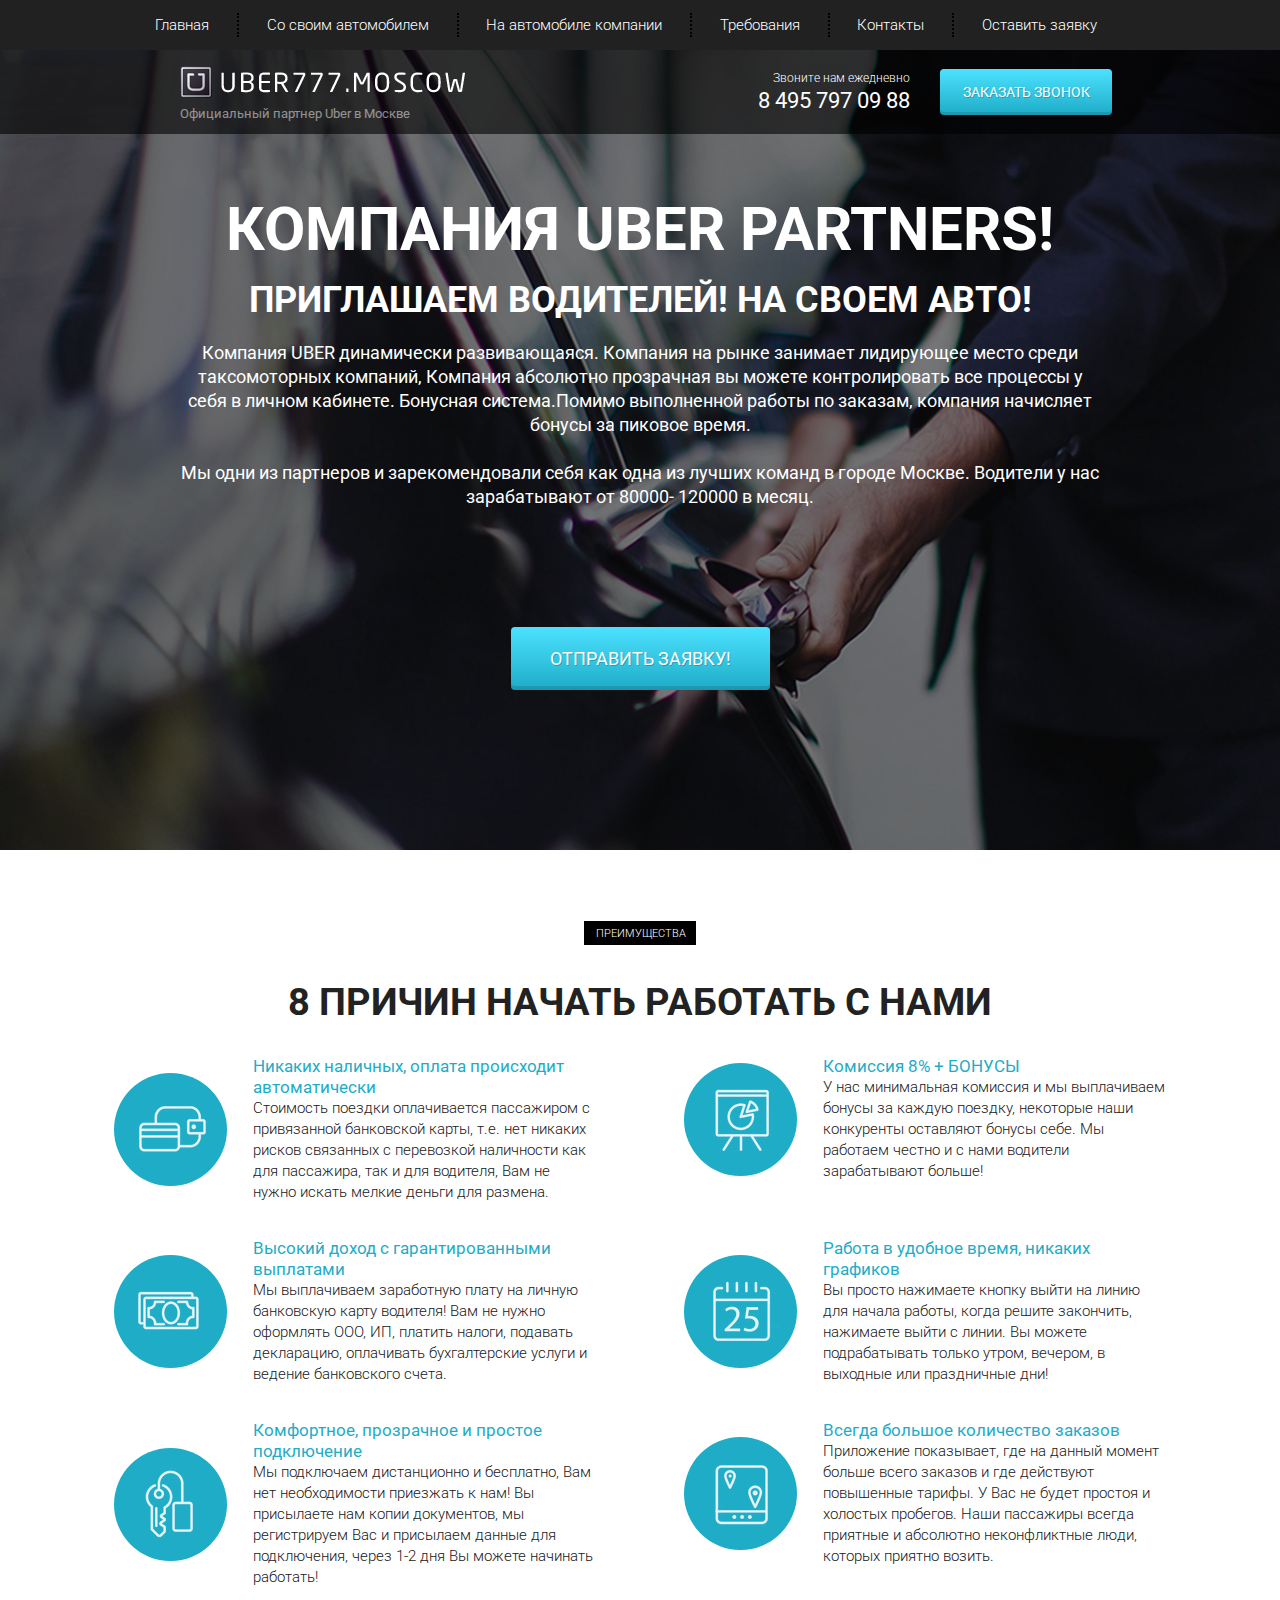
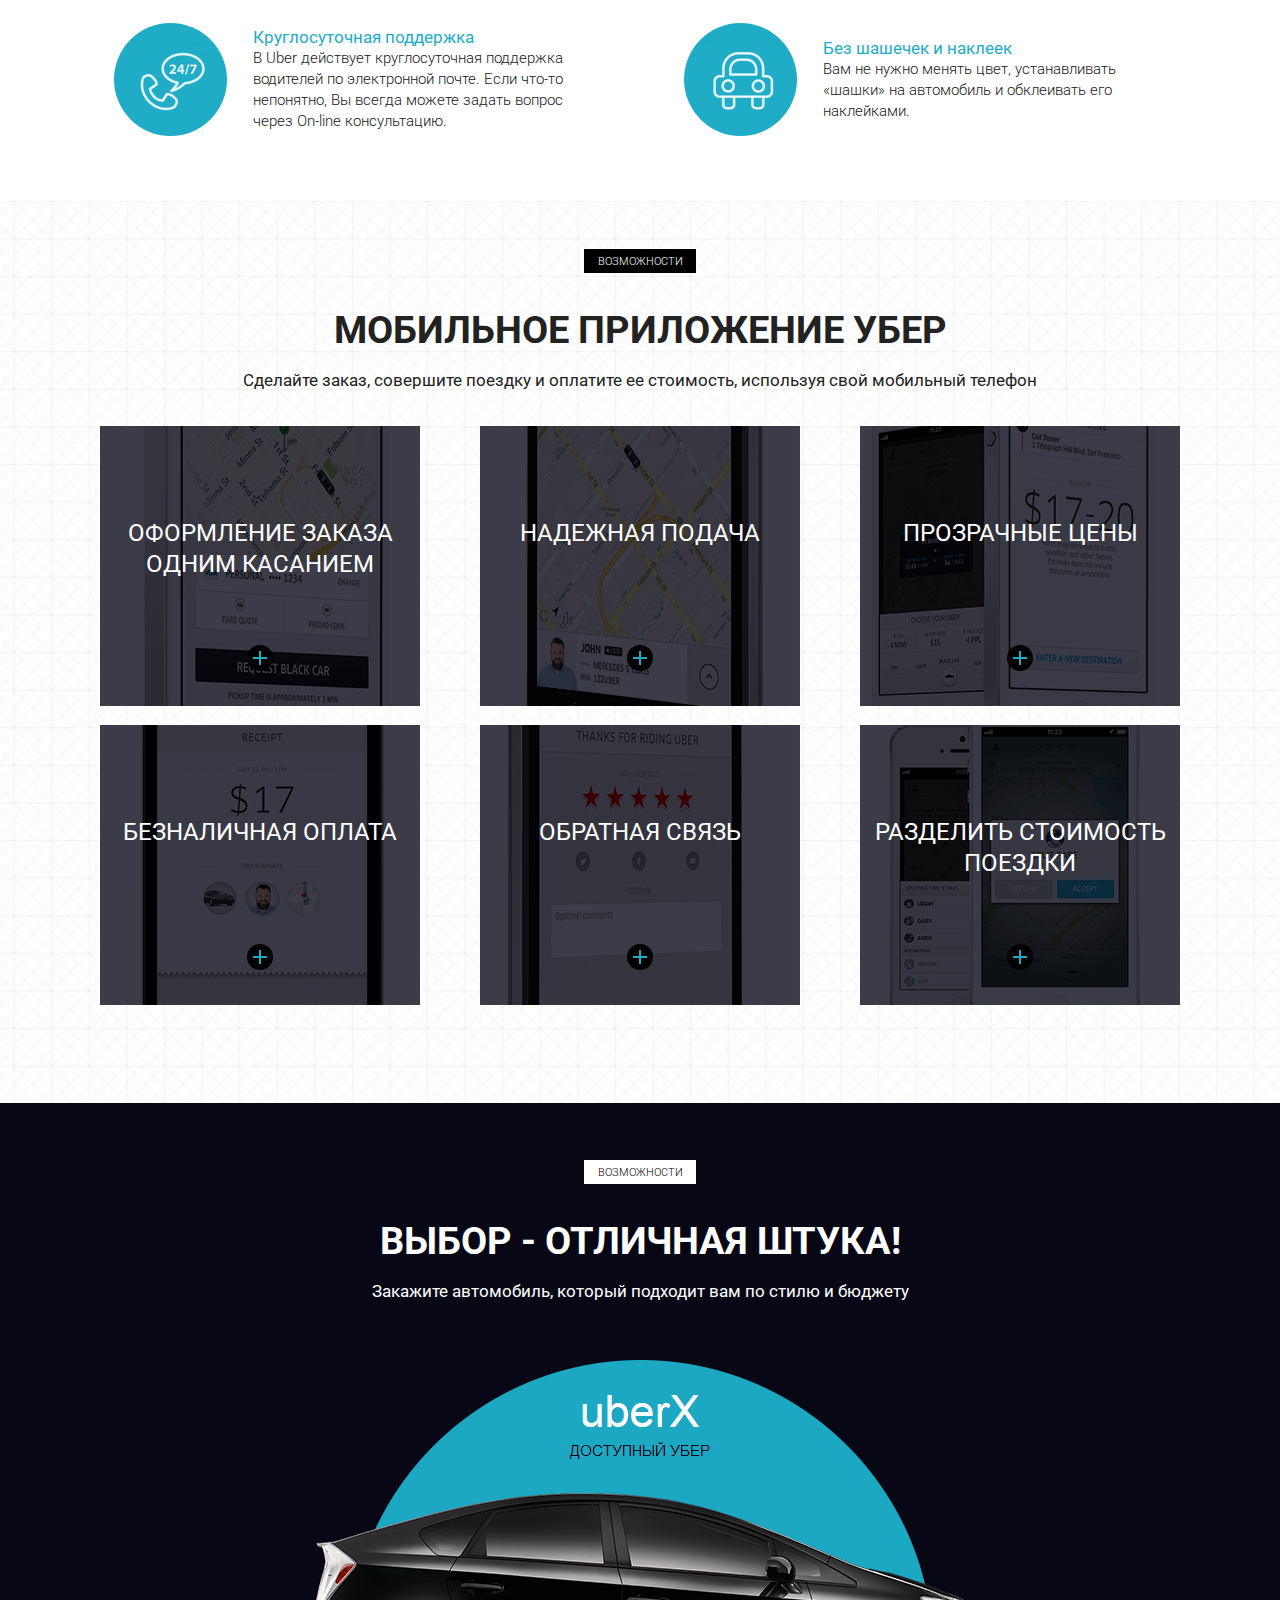
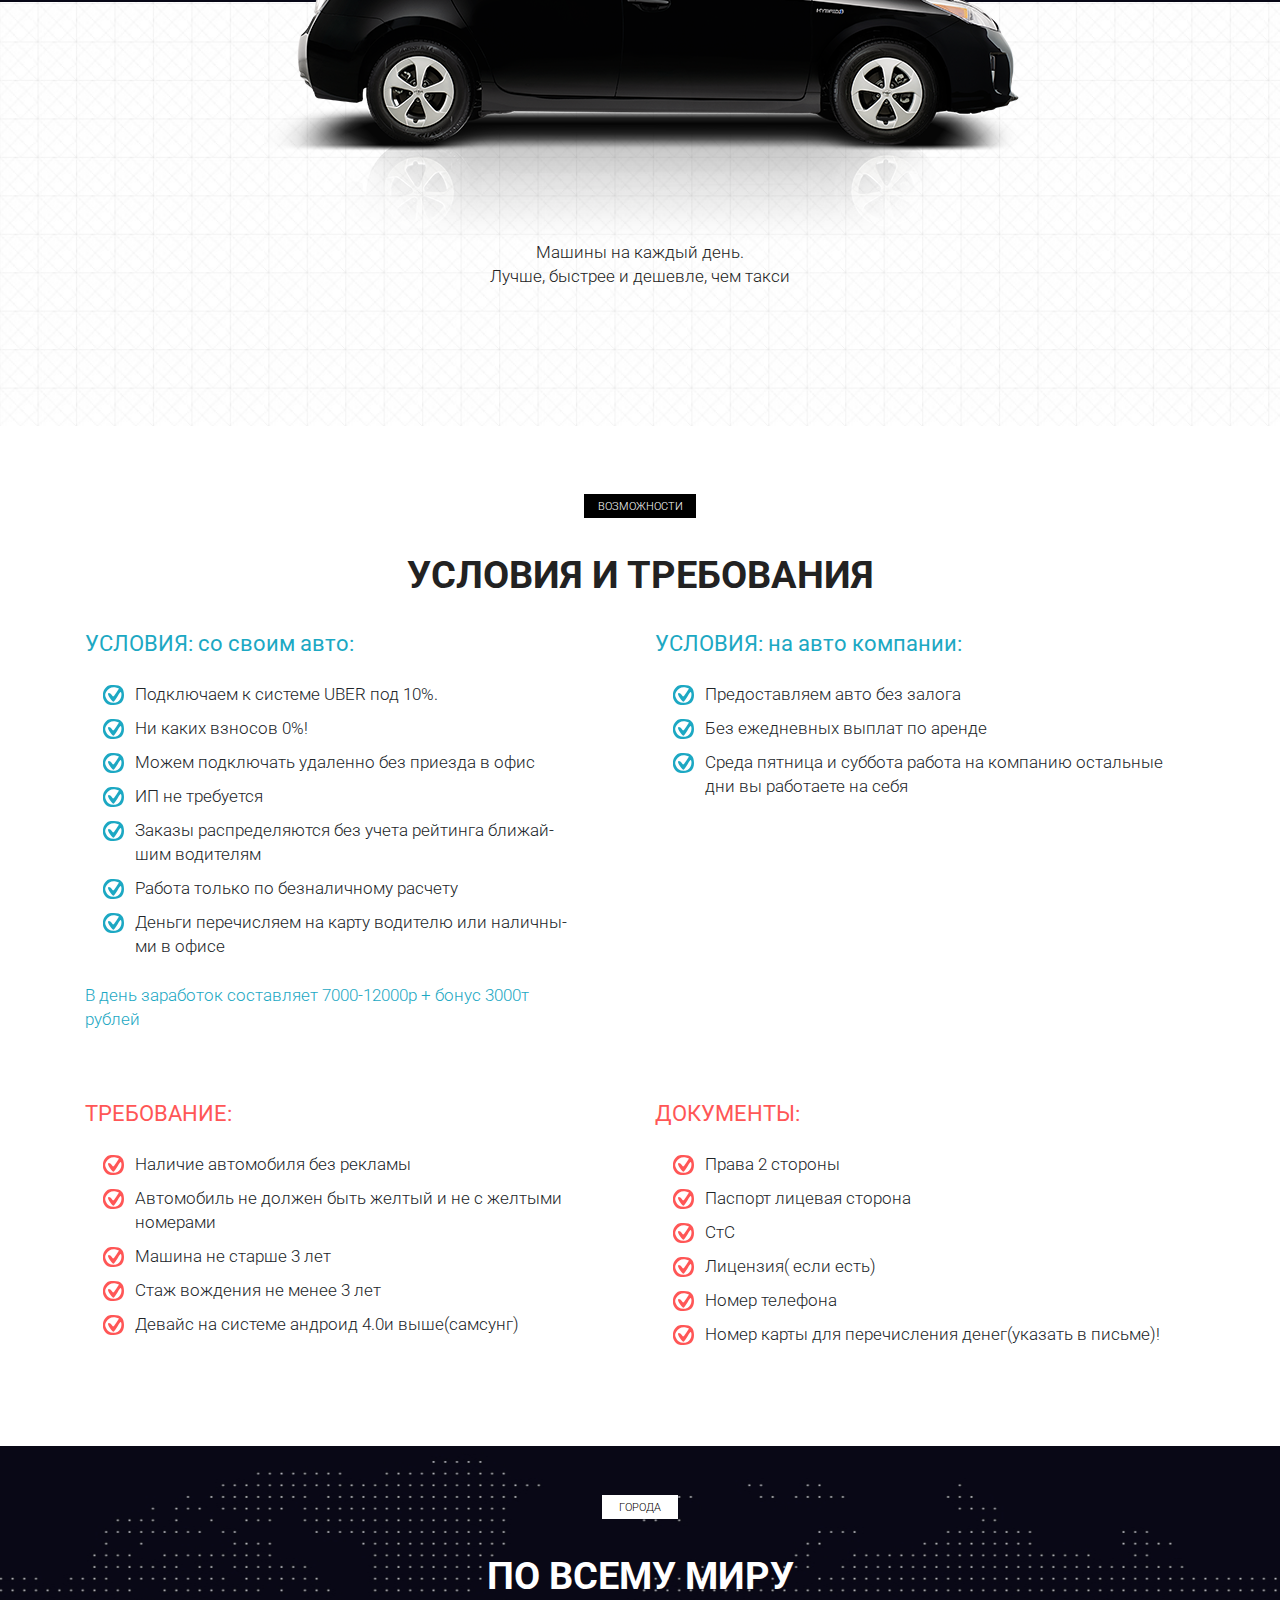
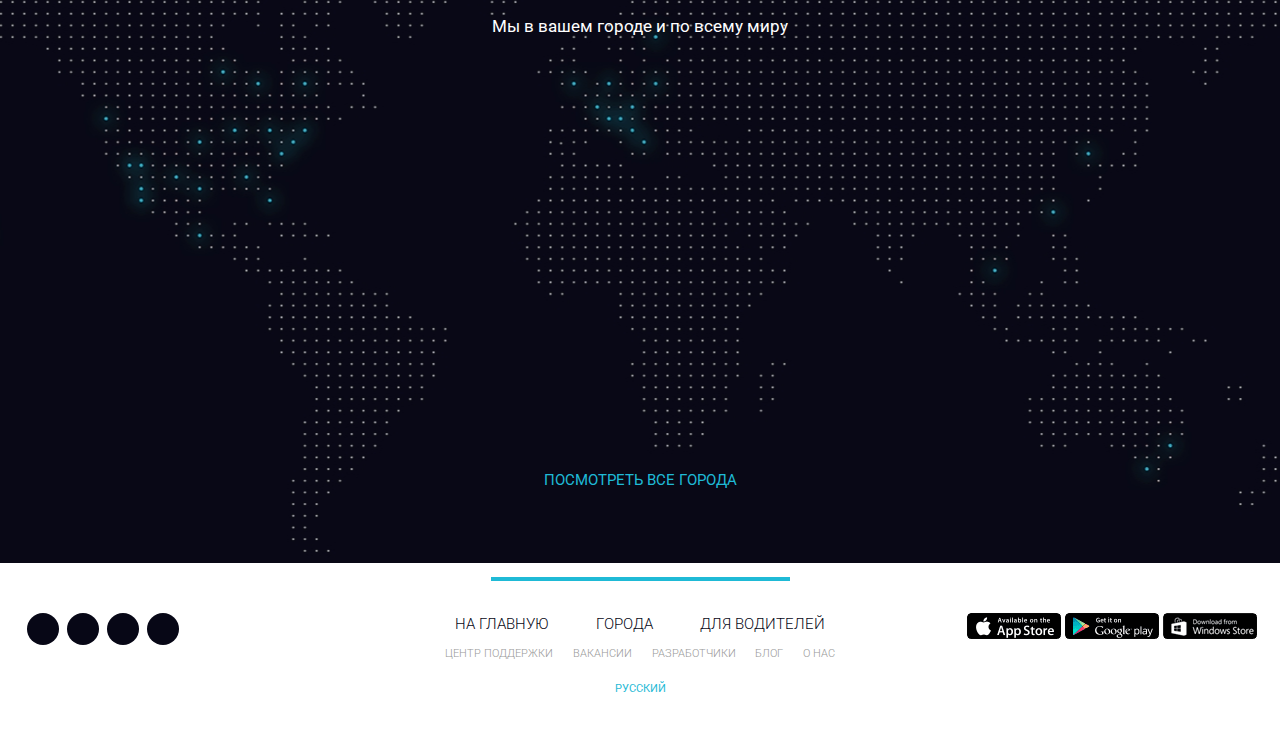
<file: Uber/index.html>
<!DOCTYPE html>
<html lang="ru">
<head>
    <meta charset="UTF-8">
    <meta name="viewport" content="width=device-width, initial-scale=1.0">
    <meta http-equiv="X-UA-Compatible" content="ie=edge">
    <title>Uber</title>
    <link rel="shortcut icon" href="icons/favicon.ico" type="image/x-icon">
    <link href="https://fonts.googleapis.com/css?family=Roboto:300,400,700&amp;subset=cyrillic-ext" rel="stylesheet">
    <link rel="stylesheet" href="css/bootstrap-reboot.min.css">
    <link rel="stylesheet" href="css/bootstrap-grid.min.css">
    <link rel="stylesheet" href="https://use.fontawesome.com/releases/v5.8.2/css/all.css" integrity="sha384-oS3vJWv+0UjzBfQzYUhtDYW+Pj2yciDJxpsK1OYPAYjqT085Qq/1cq5FLXAZQ7Ay" crossorigin="anonymous">
    <link rel="stylesheet" href="css/style.min.css">
</head>
<body>
    <header>
        <nav>
            <div class="container">
                <ul class="menu">
                    <li class="menu_item"><a href="#" class="menu_link">Главная</a></li>
                    <li class="menu_item"><a href="#require" class="menu_link">Со своим автомобилем</a></li>
                    <li class="menu_item"><a href="#require" class="menu_link">На автомобиле компании</a></li>
                    <li class="menu_item"><a href="#" class="menu_link">Требования</a></li>
                    <li class="menu_item"><a href="#" class="menu_link">Контакты</a></li>
                    <li class="menu_item"><a href="#" class="menu_link">Оставить заявку</a></li>
                </ul>
            </div>
            <div class="hamburger">
                <span></span>
                <span></span>
                <span></span>
            </div>
        </nav>
        <div class="subheader">
            <div class="container">
                <div class="row">
                    <div class="col-6 col-md-4 offset-md-1">
                        <a href="#" class="subheader_logo"><img src="icons/logo.png" alt="logo"></a>
                        <div class="subheader_official">Официальный партнер Uber в Москве</div>
                    </div>
    
                    <div class="xs-hidden col-md-3 offset-md-1 col-xl-2 offset-xl-2">
                        <div class="subheader_call">Звоните нам ежедневно</div>
                        <a href="tel:84957970988" class="subheader_phone">8 495 797 09 88</a>
                    </div>
    
                    <div class="col-6 col-md-3">
                        <a href="tel:84957970988" class="xs-visible subheader_phone">8 495 797 09 88</a>
                        <button class="subheader_btn">заказать звонок</button>
                    </div>
                </div>
            </div>
        </div>
    </header>

    <section class="promo">
        <div class="container">
            <div class="row">
                <div class="col-md-12 offset-md-0 col-lg-10 offset-lg-1">
                    <h1 class="promo_header">КОМПАНИЯ UBER PARTNERS!</h1>
                    <h2 class="promo_subheader">ПРИГЛАШАЕМ ВОДИТЕЛЕЙ! НА СВОЕМ АВТО!</h2>
                    <div class="promo_descr">
                        Компания UBER  динамически развивающаяся. Компания на рынке занимает лидирующее место среди
                        таксомоторных компаний, Компания абсолютно прозрачная вы можете контролировать все процессы у себя в личном кабинете. Бонуcная система.Помимо выполненной работы по заказам, компания начисляет бонусы за
                        пиковое время.
                        <br><br>
                        Мы одни из партнеров и зарекомендовали себя как одна из лучших команд в городе Москве.  Водители у нас
                        зарабатывают от 80000- 120000 в месяц.
                    </div>
                    <button class="promo_btn">ОТПРАВИТЬ ЗАЯВКУ!</button>
                </div>
            </div>
        </div>
    </section>

    <section class="reasons">
        <div class="container">
            <div class="label">преимущества</div>
            <h2 class="title">8 причин начать работать с нами</h2>
            <div class="row">
                <div class="col-md-6">
                    <div class="reasons_block">
                        <div class="reasons_round">
                            <img src="icons/reasons/reason_1.png" alt="reason">
                        </div>
                        <div class="reasons_descr">
                            <div class="reasons_subtitle">Никаких наличных, оплата происходит автоматически</div>
                            <div class="reasons_text">
                                Стоимость поездки оплачивается пассажиром с привязанной банковской карты, т.е. нет никаких рисков связанных с перевозкой наличности как для пассажира, так и для водителя, Вам не нужно искать мелкие деньги для размена.
                            </div>
                        </div>
                    </div>
                </div>
                <div class="col-md-6">
                    <div class="reasons_block">
                        <div class="reasons_round">
                            <img src="icons/reasons/reason_2.png" alt="reason">
                        </div>
                        <div class="reasons_descr">
                            <div class="reasons_subtitle">Комиссия 8% + БОНУСЫ</div>
                            <div class="reasons_text">
                                У нас минимальная комиссия и мы выплачиваем бонусы за каждую поездку, некоторые наши конкуренты оставляют бонусы себе. Мы работаем честно и с нами водители зарабатывают больше!
                            </div>
                        </div>
                    </div>
                </div>
                <div class="col-md-6">
                    <div class="reasons_block">
                        <div class="reasons_round">
                            <img src="icons/reasons/reason_3.png" alt="reason">
                        </div>
                        <div class="reasons_descr">
                            <div class="reasons_subtitle">Высокий доход с гарантированными выплатами</div>
                            <div class="reasons_text">
                                Мы выплачиваем заработную плату на личную банковскую карту водителя! Вам не нужно оформлять ООО, ИП, платить налоги, подавать декларацию, оплачивать бухгалтерские услуги и ведение банковского счета.
                            </div>
                        </div>
                    </div>
                </div>
                <div class="col-md-6">
                    <div class="reasons_block">
                        <div class="reasons_round">
                            <img src="icons/reasons/reason_4.png" alt="reason">
                        </div>
                        <div class="reasons_descr">
                            <div class="reasons_subtitle">Работа в удобное время, никаких графиков</div>
                            <div class="reasons_text">
                                Вы просто нажимаете кнопку выйти на линию для начала работы, когда решите закончить, нажимаете выйти с линии. Вы можете подрабатывать только утром, вечером, в выходные или праздничные дни!
                            </div>
                        </div>
                    </div>
                </div>
                <div class="col-md-6">
                    <div class="reasons_block">
                        <div class="reasons_round">
                            <img src="icons/reasons/reason_5.png" alt="reason">
                        </div>
                        <div class="reasons_descr">
                            <div class="reasons_subtitle">Комфортное, прозрачное и простое подключение</div>
                            <div class="reasons_text">
                                Мы подключаем дистанционно и бесплатно, Вам нет необходимости приезжать к нам! Вы присылаете нам копии документов, мы регистрируем Вас и присылаем данные для подключения, через 1-2 дня Вы можете начинать работать!
                            </div>
                        </div>
                    </div>
                </div>
                <div class="col-md-6">
                    <div class="reasons_block">
                        <div class="reasons_round">
                            <img src="icons/reasons/reason_6.png" alt="reason">
                        </div>
                        <div class="reasons_descr">
                            <div class="reasons_subtitle">Всегда большое количество заказов</div>
                            <div class="reasons_text">
                                Приложение показывает, где на данный момент больше всего заказов и где действуют повышенные тарифы. У Вас не будет простоя и холостых пробегов. Наши пассажиры всегда приятные и абсолютно неконфликтные люди, которых приятно возить.
                            </div>
                        </div>
                    </div>
                </div>
                <div class="col-md-6">
                    <div class="reasons_block">
                        <div class="reasons_round">
                            <img src="icons/reasons/reason_7.png" alt="reason">
                        </div>
                        <div class="reasons_descr">
                            <div class="reasons_subtitle">Круглосуточная поддержка</div>
                            <div class="reasons_text">
                                В Uber действует круглосуточная поддержка водителей по электронной почте. Если что-то непонятно, Вы всегда можете задать вопрос через On-line консультацию.
                            </div>
                        </div>
                    </div>
                </div>
                <div class="col-md-6">
                    <div class="reasons_block">
                        <div class="reasons_round">
                            <img src="icons/reasons/reason_8.png" alt="reason">
                        </div>
                        <div class="reasons_descr">
                            <div class="reasons_subtitle">Без шашечек и наклеек</div>
                            <div class="reasons_text">
                                Вам не нужно менять цвет, устанавливать «шашки» на автомобиль и обклеивать его наклейками.
                            </div>
                        </div>
                    </div>
                </div>
            </div>
        </div>
    </section>

    <section class="mobile">
        <div class="container">
            <div class="label">возможности</div>
            <h2 class="title">мобильное приложение убер</h2>
            <div class="subtitle">Сделайте заказ, совершите поездку и оплатите ее стоимость, используя свой мобильный телефон</div>

            <div class="row">
                <div class="col-md-6 col-lg-4">
                    <div class="mobile_item mobile_item_1">
                        <div class="mobile_item_subtitle">
                            оформление заказа одним касанием
                        </div>
                        <div class="mobile_item_plus"></div>
                    </div>
                </div>
                <div class="col-md-6 col-lg-4">
                    <div class="mobile_item mobile_item_2">
                        <div class="mobile_item_subtitle">
                            надежная подача
                        </div>
                        <div class="mobile_item_plus"></div>
                    </div>
                </div>
                <div class="col-md-6 col-lg-4">
                    <div class="mobile_item mobile_item_3">
                        <div class="mobile_item_subtitle">
                            прозрачные цены
                        </div>
                        <div class="mobile_item_plus"></div>
                    </div>
                </div>
                <div class="col-md-6 col-lg-4">
                    <div class="mobile_item mobile_item_4">
                        <div class="mobile_item_subtitle">
                            безналичная оплата
                        </div>
                        <div class="mobile_item_plus"></div>
                    </div>
                </div>
                <div class="col-md-6 col-lg-4">
                    <div class="mobile_item mobile_item_5">
                        <div class="mobile_item_subtitle">
                            обратная связь
                        </div>
                        <div class="mobile_item_plus"></div>
                    </div>
                </div>
                <div class="col-md-6 col-lg-4">
                    <div class="mobile_item mobile_item_6">
                        <div class="mobile_item_subtitle">
                            разделить стоимость поездки
                        </div>
                        <div class="mobile_item_plus"></div>
                    </div>
                </div>
            </div>
        </div>
    </section>

    <section class="choice">
        <div class="container">
            <div class="black"></div>
            <div class="label label_white">возможности</div>
            <h2 class="title title_white hidden-320">Выбор - отличная штука!</h2>
            <div class="subtitle subtitle_white hidden-320">Закажите автомобиль, который подходит вам по стилю и бюджету</div>

            <img src="img/car.png" alt="uber car" class="choice_img">
            <div class="choice_descr">
                Машины на каждый день.<br>
                Лучше, быстрее и дешевле, чем такси
            </div>
        </div>
    </section>

    <section class="require" id="require">
        <div class="container">
            <div class="label">возможности</div>
            <h2 class="title">условия и требования</h2>
        <div class="row">
            <div class="col-md-6">
                <div class="require_block">
                    <div class="require_title">
                        УСЛОВИЯ: со своим авто:
                    </div>
                    <ul class="require_list">
                        <li>Подключаем к системе UBER  под 10%.</li>
                        <li>
                            Ни каких взносов  0%!
                        </li>
                        <li>
                            Можем подключать удаленно без приезда в офис
                        </li>
                        <li>
                            ИП не требуется
                        </li>
                        <li>
                            Заказы распределяются без учета рейтинга ближай-<br>шим водителям
                        </li>
                        <li>
                            Работа только по безналичному расчету
                        </li>
                        <li>
                            Деньги перечисляем на карту водителю или наличны-<br>ми в офисе
                        </li>
                    </ul>
                    <div class="require_descr">
                        В день заработок составляет 7000-12000р + бонус 3000т<br> рублей
                    </div>
                </div>
            </div>
            <div class="col-md-6">
                <div class="require_block">
                    <div class="require_title">
                        УСЛОВИЯ: на авто компании:
                    </div>
                    <ul class="require_list">
                        <li>
                            Предоставляем авто без залога
                        </li>
                        <li>
                            Без ежедневных выплат по аренде
                        </li>
                        <li>
                            Среда пятница и суббота работа на компанию остальные дни вы работаете на себя
                        </li>
                    </ul>
                </div>
            </div>
            <div class="col-md-6">
                <div class="require_block require_block_nmb warning">
                    <div class="require_title">
                        ТРЕБОВАНИЕ:
                    </div>
                    <ul class="require_list">
                        <li>
                            Наличие автомобиля без рекламы
                        </li>
                        <li>
                            Автомобиль не должен быть желтый и не с желтыми номерами
                        </li>
                        <li>
                            Машина не старше 3 лет
                        </li>
                        <li>
                            Стаж вождения не менее 3 лет
                        </li>
                        <li>
                            Девайс на системе андроид 4.0и выше(самсунг)
                        </li>
                    </ul>
                </div>
            </div>
            <div class="col-md-6">
                <div class="require_block require_block_nmb warning">
                    <div class="require_title">
                        ДОКУМЕНТЫ:
                    </div>
                    <ul class="require_list">
                        <li>
                            Права 2 стороны
                        </li>
                        <li>
                            Паспорт лицевая сторона
                        </li>
                        <li>
                            СтС
                        </li>
                        <li>
                            Лицензия( если есть)
                        </li>
                        <li>
                            Номер телефона
                        </li>
                        <li>
                            Номер карты для перечисления денег(указать в письме)!
                        </li>
                    </ul>
                </div>
            </div>
        </div>
        </div>
    </section>

    <section class="world">
        <div class="container">
            <div class="label label_white label_min">города</div>
            <h2 class="title title_white">По всему миру</h2>
            <div class="subtitle subtitle_white">Мы в вашем городе и по всему миру</div>

            <a href="#" class="world_link">посмотреть все города</a>
        </div>
    </section>

    <footer>
        <div class="footer_divider"></div>
        <div class="footer_wrapper">
            <!-- Если не оборачивать каждый блок в обертку - получится криво -->
            <div>
                <div class="footer_social">
                    <a href="#" class="footer_social_item">
                        <i class="fab fa-facebook-f"></i>
                    </a>
                    <a href="#" class="footer_social_item">
                        <i class="fab fa-twitter"></i>
                    </a>
                    <a href="#" class="footer_social_item">
                        <i class="fab fa-linkedin"></i>
                    </a>
                    <a href="#" class="footer_social_item">
                        <i class="fab fa-instagram"></i>
                    </a>
                </div>
            </div>
            <div>
                <div class="footer_links">
                    <div class="footer_links_main">
                        <a href="#">на главную</a>
                        <a href="#">города</a>
                        <a href="#">для водителей</a>
                    </div>
                    <div class="footer_links_sub">
                        <a href="#">центр поддержки</a>
                        <a href="#">вакансии</a>
                        <a href="#">разработчики</a>
                        <a href="#">блог</a>
                        <a href="#">о нас</a>
                    </div>
                    <a href="#" class="footer_links_lang">Русский</a>
                </div>
            </div>
            <div>
                <div class="footer_mobile">
                    <a href="#">
                        <img src="img/app_store.png" alt="App Store">
                    </a>
                    <a href="#">
                        <img src="img/google_play.png" alt="Google play">
                    </a>
                    <a href="#">
                        <img src="img/windows_store.png" alt="Windows store">
                    </a>
                </div>
            </div>
        </div>
    </footer>

    <script src="js/script.js"></script>
</body>
</html>
</file>
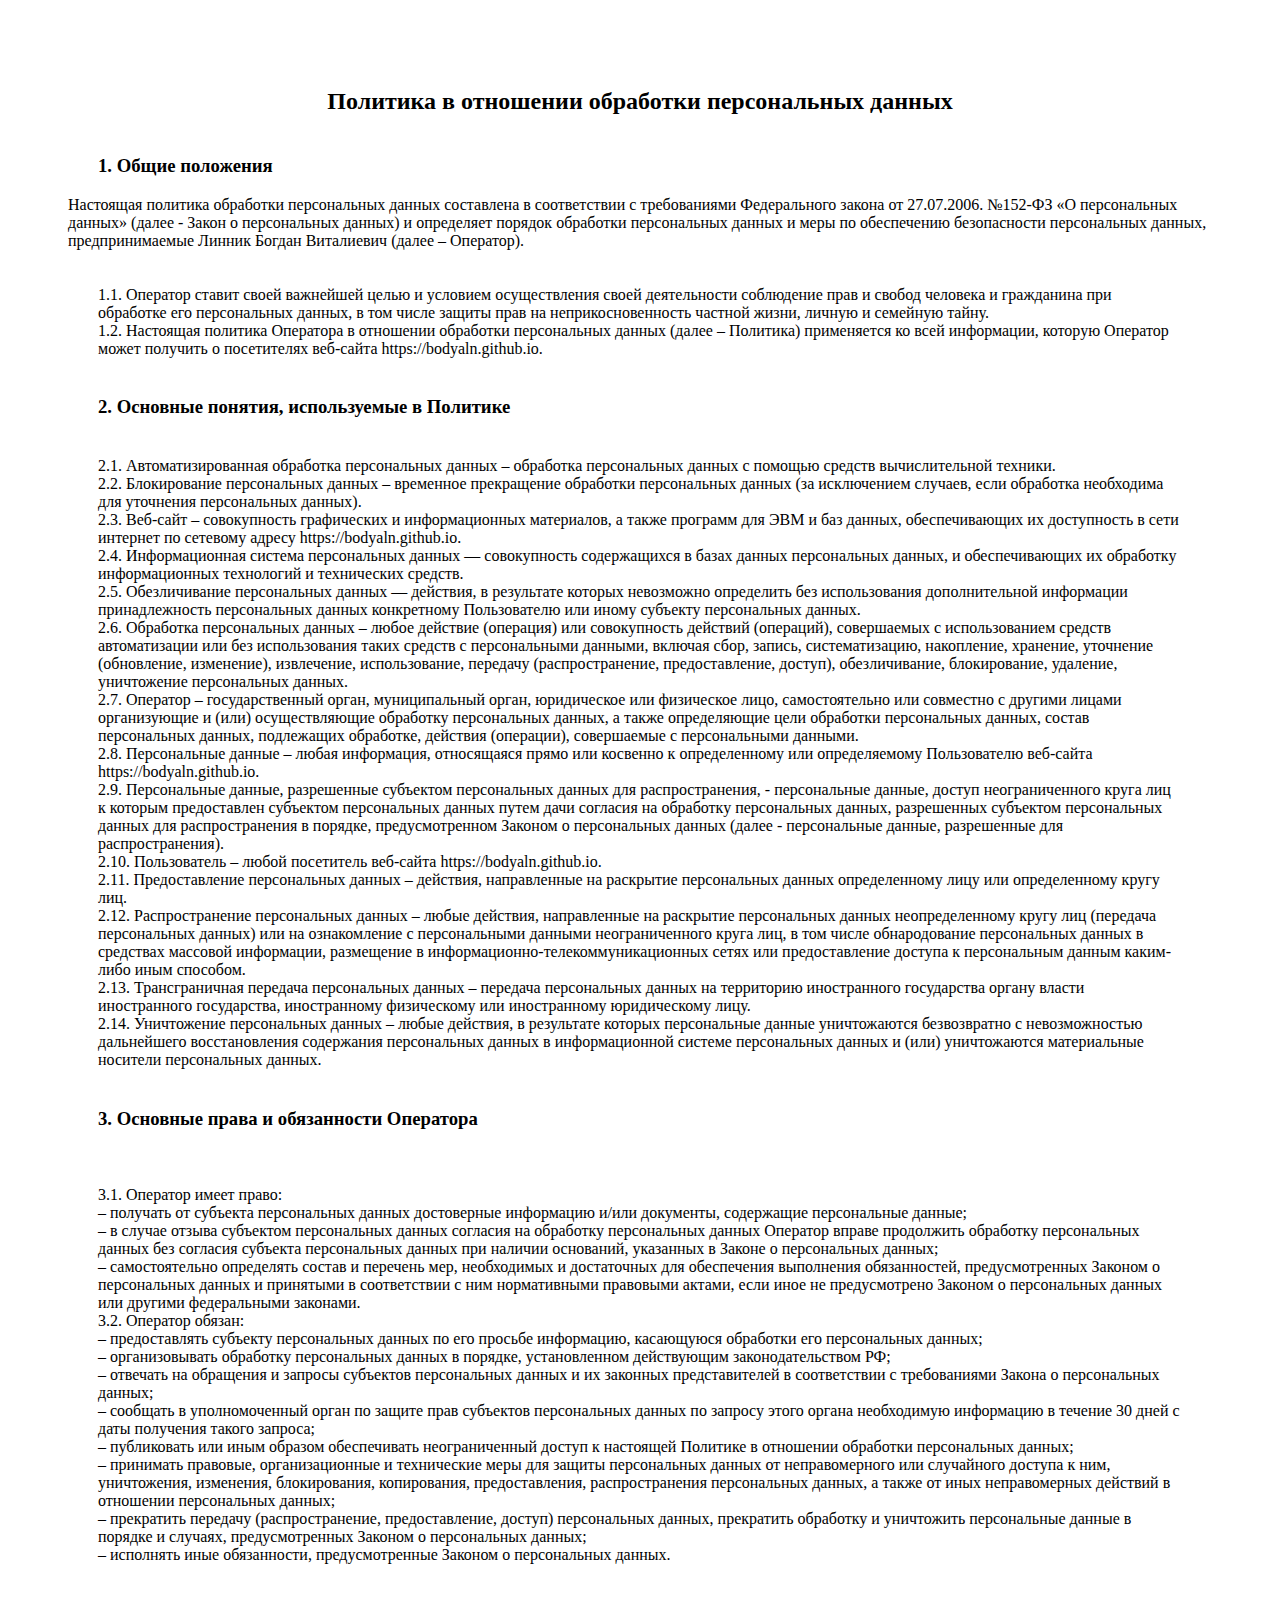
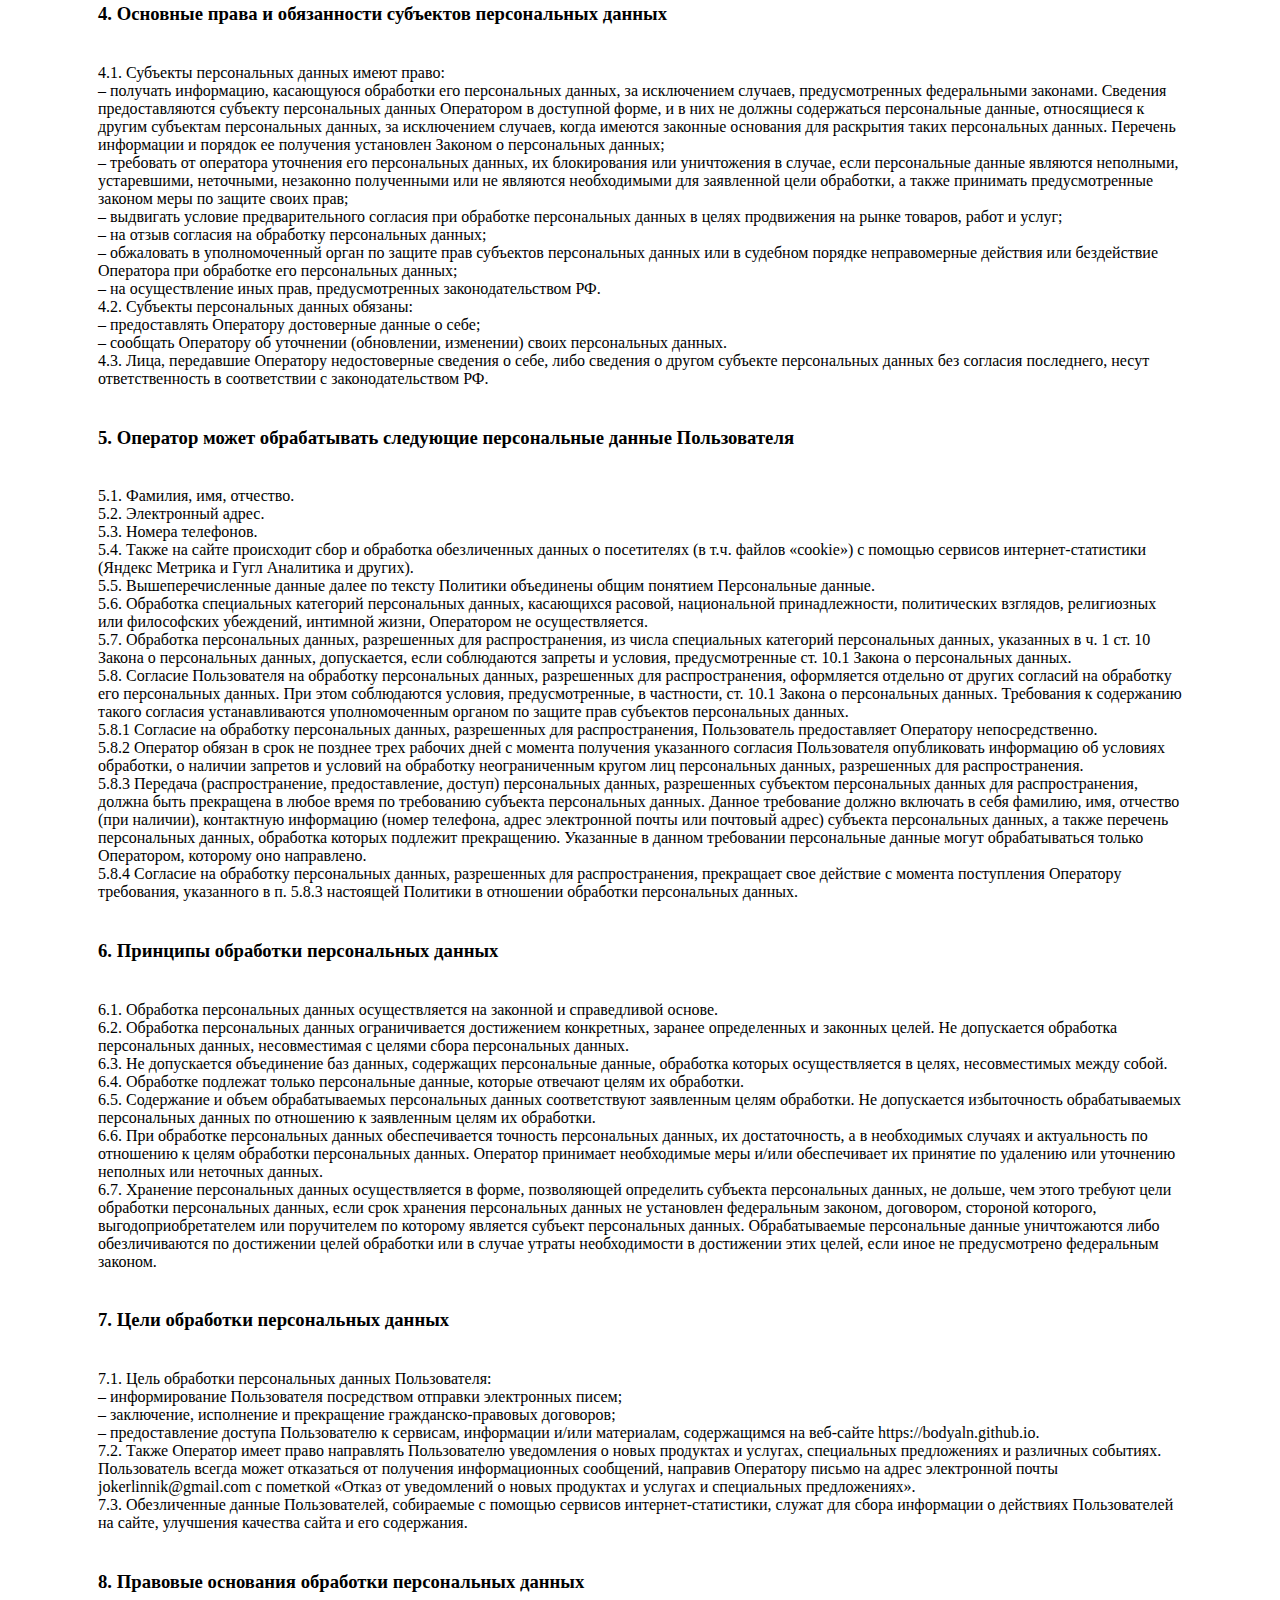
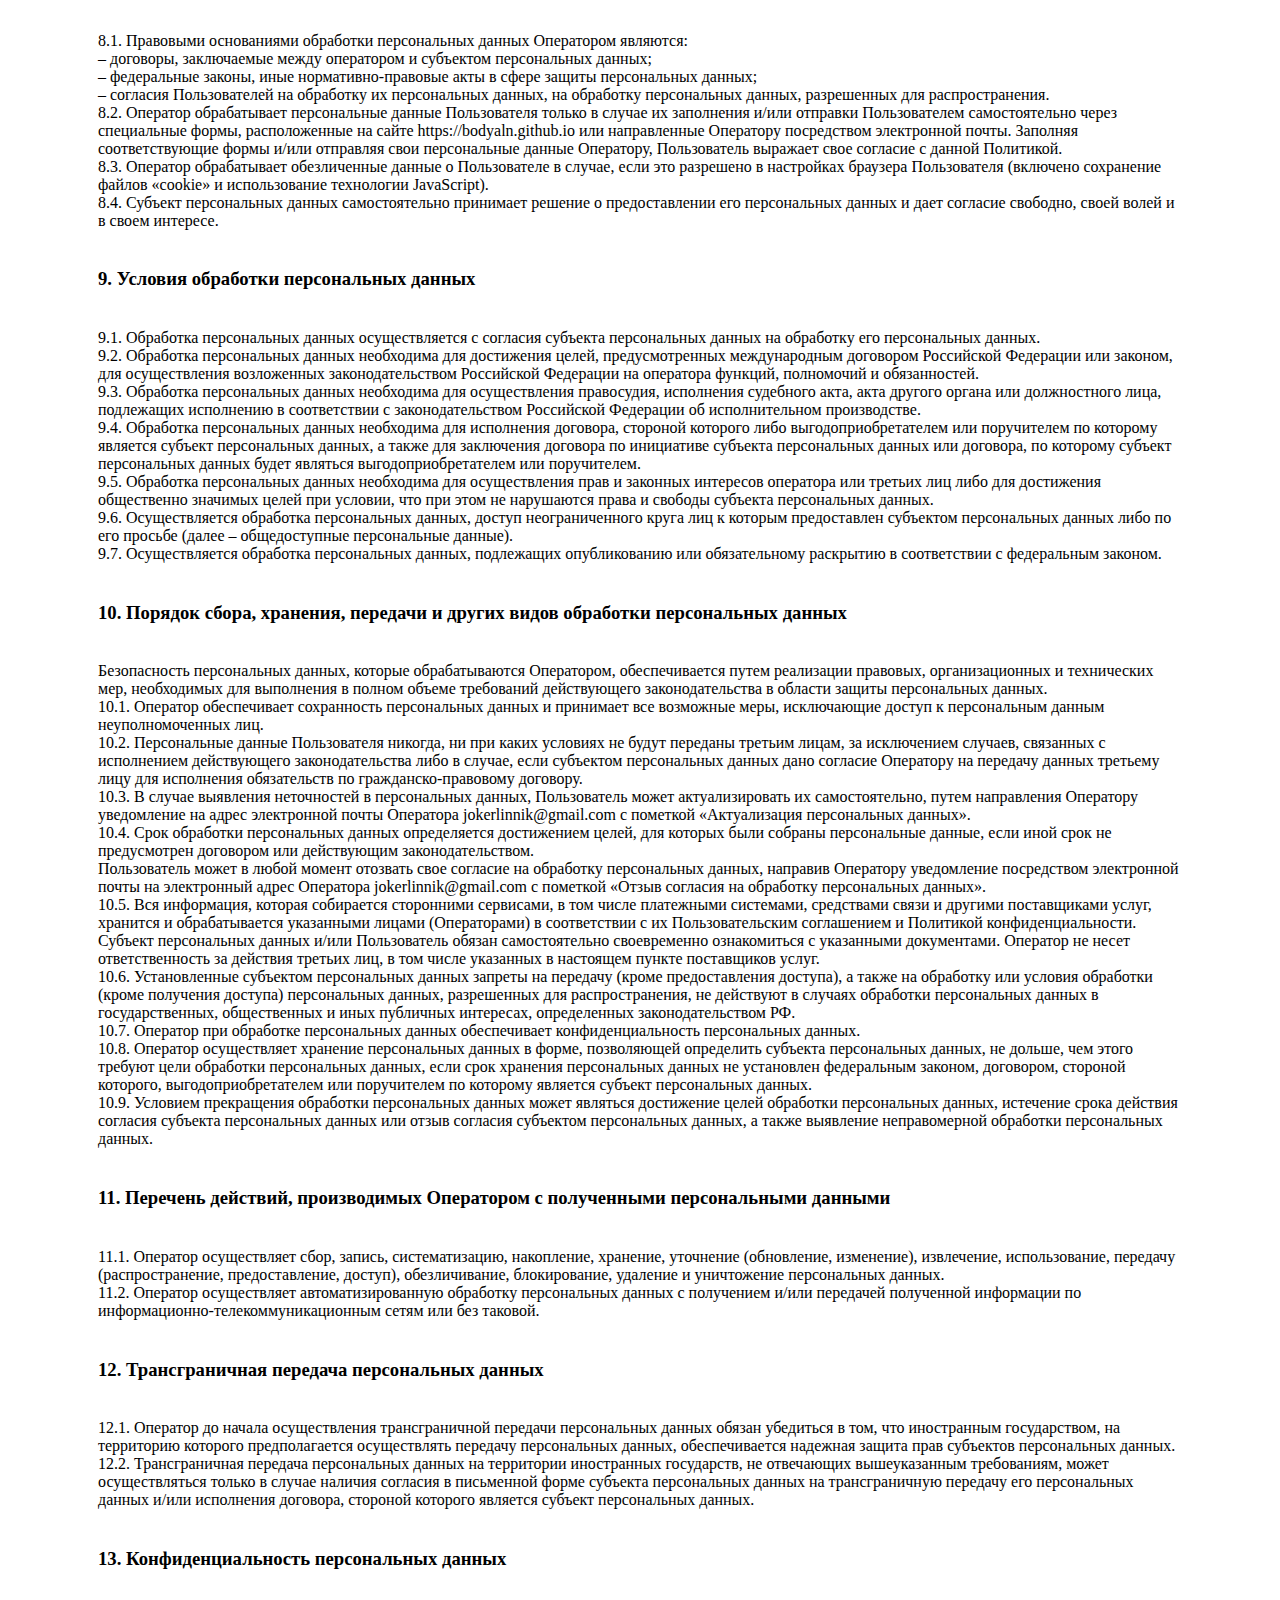
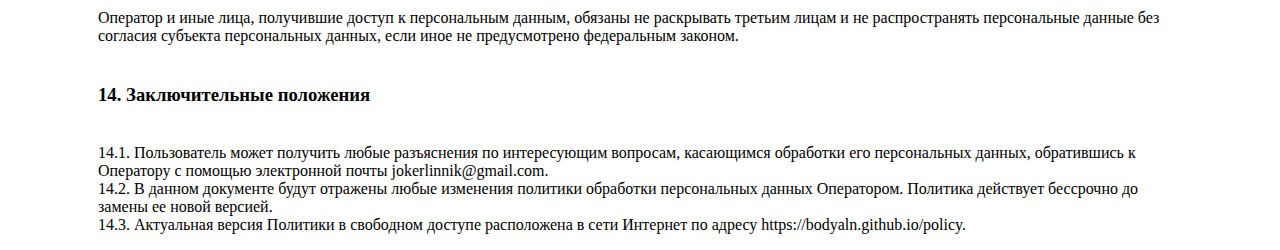
<file: policy.html>
<!DOCTYPE html><html lang="en"><head><meta charset="UTF-8"><meta http-equiv="X-UA-Compatible" content="IE=edge"><meta name="viewport" content="width=device-width,initial-scale=1"><title>Policy</title></head><body><style>*{
            padding: 20px 30px 0 30px;
        }
        p{
           padding-left: 30px;
        }
        h2{
            text-align: center;
        }</style><h2>Политика в отношении обработки персональных данных</h2><h3>1. Общие положения</h3>Настоящая политика обработки персональных данных составлена в соответствии с требованиями Федерального закона от 27.07.2006. №152-ФЗ «О персональных данных» (далее - Закон о персональных данных) и определяет порядок обработки персональных данных и меры по обеспечению безопасности персональных данных, предпринимаемые Линник Богдан Виталиевич (далее – Оператор).<p>1.1. Оператор ставит своей важнейшей целью и условием осуществления своей деятельности соблюдение прав и свобод человека и гражданина при обработке его персональных данных, в том числе защиты прав на неприкосновенность частной жизни, личную и семейную тайну.<br>1.2. Настоящая политика Оператора в отношении обработки персональных данных (далее – Политика) применяется ко всей информации, которую Оператор может получить о посетителях веб-сайта https://bodyaln.github.io.</p><h3>2. Основные понятия, используемые в Политике</h3><p>2.1. Автоматизированная обработка персональных данных – обработка персональных данных с помощью средств вычислительной техники.<br>2.2. Блокирование персональных данных – временное прекращение обработки персональных данных (за исключением случаев, если обработка необходима для уточнения персональных данных).<br>2.3. Веб-сайт – совокупность графических и информационных материалов, а также программ для ЭВМ и баз данных, обеспечивающих их доступность в сети интернет по сетевому адресу https://bodyaln.github.io.<br>2.4. Информационная система персональных данных — совокупность содержащихся в базах данных персональных данных, и обеспечивающих их обработку информационных технологий и технических средств.<br>2.5. Обезличивание персональных данных — действия, в результате которых невозможно определить без использования дополнительной информации принадлежность персональных данных конкретному Пользователю или иному субъекту персональных данных.<br>2.6. Обработка персональных данных – любое действие (операция) или совокупность действий (операций), совершаемых с использованием средств автоматизации или без использования таких средств с персональными данными, включая сбор, запись, систематизацию, накопление, хранение, уточнение (обновление, изменение), извлечение, использование, передачу (распространение, предоставление, доступ), обезличивание, блокирование, удаление, уничтожение персональных данных.<br>2.7. Оператор – государственный орган, муниципальный орган, юридическое или физическое лицо, самостоятельно или совместно с другими лицами организующие и (или) осуществляющие обработку персональных данных, а также определяющие цели обработки персональных данных, состав персональных данных, подлежащих обработке, действия (операции), совершаемые с персональными данными.<br>2.8. Персональные данные – любая информация, относящаяся прямо или косвенно к определенному или определяемому Пользователю веб-сайта https://bodyaln.github.io.<br>2.9. Персональные данные, разрешенные субъектом персональных данных для распространения, - персональные данные, доступ неограниченного круга лиц к которым предоставлен субъектом персональных данных путем дачи согласия на обработку персональных данных, разрешенных субъектом персональных данных для распространения в порядке, предусмотренном Законом о персональных данных (далее - персональные данные, разрешенные для распространения).<br>2.10. Пользователь – любой посетитель веб-сайта https://bodyaln.github.io.<br>2.11. Предоставление персональных данных – действия, направленные на раскрытие персональных данных определенному лицу или определенному кругу лиц.<br>2.12. Распространение персональных данных – любые действия, направленные на раскрытие персональных данных неопределенному кругу лиц (передача персональных данных) или на ознакомление с персональными данными неограниченного круга лиц, в том числе обнародование персональных данных в средствах массовой информации, размещение в информационно-телекоммуникационных сетях или предоставление доступа к персональным данным каким-либо иным способом.<br>2.13. Трансграничная передача персональных данных – передача персональных данных на территорию иностранного государства органу власти иностранного государства, иностранному физическому или иностранному юридическому лицу.<br>2.14. Уничтожение персональных данных – любые действия, в результате которых персональные данные уничтожаются безвозвратно с невозможностью дальнейшего восстановления содержания персональных данных в информационной системе персональных данных и (или) уничтожаются материальные носители персональных данных.</p><h3>3. Основные права и обязанности Оператора</h3><p><br>3.1. Оператор имеет право:<br>– получать от субъекта персональных данных достоверные информацию и/или документы, содержащие персональные данные;<br>– в случае отзыва субъектом персональных данных согласия на обработку персональных данных Оператор вправе продолжить обработку персональных данных без согласия субъекта персональных данных при наличии оснований, указанных в Законе о персональных данных;<br>– самостоятельно определять состав и перечень мер, необходимых и достаточных для обеспечения выполнения обязанностей, предусмотренных Законом о персональных данных и принятыми в соответствии с ним нормативными правовыми актами, если иное не предусмотрено Законом о персональных данных или другими федеральными законами.<br>3.2. Оператор обязан:<br>– предоставлять субъекту персональных данных по его просьбе информацию, касающуюся обработки его персональных данных;<br>– организовывать обработку персональных данных в порядке, установленном действующим законодательством РФ;<br>– отвечать на обращения и запросы субъектов персональных данных и их законных представителей в соответствии с требованиями Закона о персональных данных;<br>– сообщать в уполномоченный орган по защите прав субъектов персональных данных по запросу этого органа необходимую информацию в течение 30 дней с даты получения такого запроса;<br>– публиковать или иным образом обеспечивать неограниченный доступ к настоящей Политике в отношении обработки персональных данных;<br>– принимать правовые, организационные и технические меры для защиты персональных данных от неправомерного или случайного доступа к ним, уничтожения, изменения, блокирования, копирования, предоставления, распространения персональных данных, а также от иных неправомерных действий в отношении персональных данных;<br>– прекратить передачу (распространение, предоставление, доступ) персональных данных, прекратить обработку и уничтожить персональные данные в порядке и случаях, предусмотренных Законом о персональных данных;<br>– исполнять иные обязанности, предусмотренные Законом о персональных данных.</p><h3>4. Основные права и обязанности субъектов персональных данных</h3><p>4.1. Субъекты персональных данных имеют право:<br>– получать информацию, касающуюся обработки его персональных данных, за исключением случаев, предусмотренных федеральными законами. Сведения предоставляются субъекту персональных данных Оператором в доступной форме, и в них не должны содержаться персональные данные, относящиеся к другим субъектам персональных данных, за исключением случаев, когда имеются законные основания для раскрытия таких персональных данных. Перечень информации и порядок ее получения установлен Законом о персональных данных;<br>– требовать от оператора уточнения его персональных данных, их блокирования или уничтожения в случае, если персональные данные являются неполными, устаревшими, неточными, незаконно полученными или не являются необходимыми для заявленной цели обработки, а также принимать предусмотренные законом меры по защите своих прав;<br>– выдвигать условие предварительного согласия при обработке персональных данных в целях продвижения на рынке товаров, работ и услуг;<br>– на отзыв согласия на обработку персональных данных;<br>– обжаловать в уполномоченный орган по защите прав субъектов персональных данных или в судебном порядке неправомерные действия или бездействие Оператора при обработке его персональных данных;<br>– на осуществление иных прав, предусмотренных законодательством РФ.<br>4.2. Субъекты персональных данных обязаны:<br>– предоставлять Оператору достоверные данные о себе;<br>– сообщать Оператору об уточнении (обновлении, изменении) своих персональных данных.<br>4.3. Лица, передавшие Оператору недостоверные сведения о себе, либо сведения о другом субъекте персональных данных без согласия последнего, несут ответственность в соответствии с законодательством РФ.</p><h3>5. Оператор может обрабатывать следующие персональные данные Пользователя</h3><p>5.1. Фамилия, имя, отчество.<br>5.2. Электронный адрес.<br>5.3. Номера телефонов.<br>5.4. Также на сайте происходит сбор и обработка обезличенных данных о посетителях (в т.ч. файлов «cookie») с помощью сервисов интернет-статистики (Яндекс Метрика и Гугл Аналитика и других).<br>5.5. Вышеперечисленные данные далее по тексту Политики объединены общим понятием Персональные данные.<br>5.6. Обработка специальных категорий персональных данных, касающихся расовой, национальной принадлежности, политических взглядов, религиозных или философских убеждений, интимной жизни, Оператором не осуществляется.<br>5.7. Обработка персональных данных, разрешенных для распространения, из числа специальных категорий персональных данных, указанных в ч. 1 ст. 10 Закона о персональных данных, допускается, если соблюдаются запреты и условия, предусмотренные ст. 10.1 Закона о персональных данных.<br>5.8. Согласие Пользователя на обработку персональных данных, разрешенных для распространения, оформляется отдельно от других согласий на обработку его персональных данных. При этом соблюдаются условия, предусмотренные, в частности, ст. 10.1 Закона о персональных данных. Требования к содержанию такого согласия устанавливаются уполномоченным органом по защите прав субъектов персональных данных.<br>5.8.1 Согласие на обработку персональных данных, разрешенных для распространения, Пользователь предоставляет Оператору непосредственно.<br>5.8.2 Оператор обязан в срок не позднее трех рабочих дней с момента получения указанного согласия Пользователя опубликовать информацию об условиях обработки, о наличии запретов и условий на обработку неограниченным кругом лиц персональных данных, разрешенных для распространения.<br>5.8.3 Передача (распространение, предоставление, доступ) персональных данных, разрешенных субъектом персональных данных для распространения, должна быть прекращена в любое время по требованию субъекта персональных данных. Данное требование должно включать в себя фамилию, имя, отчество (при наличии), контактную информацию (номер телефона, адрес электронной почты или почтовый адрес) субъекта персональных данных, а также перечень персональных данных, обработка которых подлежит прекращению. Указанные в данном требовании персональные данные могут обрабатываться только Оператором, которому оно направлено.<br>5.8.4 Согласие на обработку персональных данных, разрешенных для распространения, прекращает свое действие с момента поступления Оператору требования, указанного в п. 5.8.3 настоящей Политики в отношении обработки персональных данных.</p><h3>6. Принципы обработки персональных данных</h3><p>6.1. Обработка персональных данных осуществляется на законной и справедливой основе.<br>6.2. Обработка персональных данных ограничивается достижением конкретных, заранее определенных и законных целей. Не допускается обработка персональных данных, несовместимая с целями сбора персональных данных.<br>6.3. Не допускается объединение баз данных, содержащих персональные данные, обработка которых осуществляется в целях, несовместимых между собой.<br>6.4. Обработке подлежат только персональные данные, которые отвечают целям их обработки.<br>6.5. Содержание и объем обрабатываемых персональных данных соответствуют заявленным целям обработки. Не допускается избыточность обрабатываемых персональных данных по отношению к заявленным целям их обработки.<br>6.6. При обработке персональных данных обеспечивается точность персональных данных, их достаточность, а в необходимых случаях и актуальность по отношению к целям обработки персональных данных. Оператор принимает необходимые меры и/или обеспечивает их принятие по удалению или уточнению неполных или неточных данных.<br>6.7. Хранение персональных данных осуществляется в форме, позволяющей определить субъекта персональных данных, не дольше, чем этого требуют цели обработки персональных данных, если срок хранения персональных данных не установлен федеральным законом, договором, стороной которого, выгодоприобретателем или поручителем по которому является субъект персональных данных. Обрабатываемые персональные данные уничтожаются либо обезличиваются по достижении целей обработки или в случае утраты необходимости в достижении этих целей, если иное не предусмотрено федеральным законом.</p><h3>7. Цели обработки персональных данных</h3><p>7.1. Цель обработки персональных данных Пользователя:<br>– информирование Пользователя посредством отправки электронных писем;<br>– заключение, исполнение и прекращение гражданско-правовых договоров;<br>– предоставление доступа Пользователю к сервисам, информации и/или материалам, содержащимся на веб-сайте https://bodyaln.github.io.<br>7.2. Также Оператор имеет право направлять Пользователю уведомления о новых продуктах и услугах, специальных предложениях и различных событиях. Пользователь всегда может отказаться от получения информационных сообщений, направив Оператору письмо на адрес электронной почты jokerlinnik@gmail.com с пометкой «Отказ от уведомлений о новых продуктах и услугах и специальных предложениях».<br>7.3. Обезличенные данные Пользователей, собираемые с помощью сервисов интернет-статистики, служат для сбора информации о действиях Пользователей на сайте, улучшения качества сайта и его содержания.</p><h3>8. Правовые основания обработки персональных данных</h3><p>8.1. Правовыми основаниями обработки персональных данных Оператором являются:<br>– договоры, заключаемые между оператором и субъектом персональных данных;<br>– федеральные законы, иные нормативно-правовые акты в сфере защиты персональных данных;<br>– согласия Пользователей на обработку их персональных данных, на обработку персональных данных, разрешенных для распространения.<br>8.2. Оператор обрабатывает персональные данные Пользователя только в случае их заполнения и/или отправки Пользователем самостоятельно через специальные формы, расположенные на сайте https://bodyaln.github.io или направленные Оператору посредством электронной почты. Заполняя соответствующие формы и/или отправляя свои персональные данные Оператору, Пользователь выражает свое согласие с данной Политикой.<br>8.3. Оператор обрабатывает обезличенные данные о Пользователе в случае, если это разрешено в настройках браузера Пользователя (включено сохранение файлов «cookie» и использование технологии JavaScript).<br>8.4. Субъект персональных данных самостоятельно принимает решение о предоставлении его персональных данных и дает согласие свободно, своей волей и в своем интересе.</p><h3>9. Условия обработки персональных данных</h3><p>9.1. Обработка персональных данных осуществляется с согласия субъекта персональных данных на обработку его персональных данных.<br>9.2. Обработка персональных данных необходима для достижения целей, предусмотренных международным договором Российской Федерации или законом, для осуществления возложенных законодательством Российской Федерации на оператора функций, полномочий и обязанностей.<br>9.3. Обработка персональных данных необходима для осуществления правосудия, исполнения судебного акта, акта другого органа или должностного лица, подлежащих исполнению в соответствии с законодательством Российской Федерации об исполнительном производстве.<br>9.4. Обработка персональных данных необходима для исполнения договора, стороной которого либо выгодоприобретателем или поручителем по которому является субъект персональных данных, а также для заключения договора по инициативе субъекта персональных данных или договора, по которому субъект персональных данных будет являться выгодоприобретателем или поручителем.<br>9.5. Обработка персональных данных необходима для осуществления прав и законных интересов оператора или третьих лиц либо для достижения общественно значимых целей при условии, что при этом не нарушаются права и свободы субъекта персональных данных.<br>9.6. Осуществляется обработка персональных данных, доступ неограниченного круга лиц к которым предоставлен субъектом персональных данных либо по его просьбе (далее – общедоступные персональные данные).<br>9.7. Осуществляется обработка персональных данных, подлежащих опубликованию или обязательному раскрытию в соответствии с федеральным законом.</p><h3>10. Порядок сбора, хранения, передачи и других видов обработки персональных данных</h3><p>Безопасность персональных данных, которые обрабатываются Оператором, обеспечивается путем реализации правовых, организационных и технических мер, необходимых для выполнения в полном объеме требований действующего законодательства в области защиты персональных данных.<br>10.1. Оператор обеспечивает сохранность персональных данных и принимает все возможные меры, исключающие доступ к персональным данным неуполномоченных лиц.<br>10.2. Персональные данные Пользователя никогда, ни при каких условиях не будут переданы третьим лицам, за исключением случаев, связанных с исполнением действующего законодательства либо в случае, если субъектом персональных данных дано согласие Оператору на передачу данных третьему лицу для исполнения обязательств по гражданско-правовому договору.<br>10.3. В случае выявления неточностей в персональных данных, Пользователь может актуализировать их самостоятельно, путем направления Оператору уведомление на адрес электронной почты Оператора jokerlinnik@gmail.com с пометкой «Актуализация персональных данных».<br>10.4. Срок обработки персональных данных определяется достижением целей, для которых были собраны персональные данные, если иной срок не предусмотрен договором или действующим законодательством.<br>Пользователь может в любой момент отозвать свое согласие на обработку персональных данных, направив Оператору уведомление посредством электронной почты на электронный адрес Оператора jokerlinnik@gmail.com с пометкой «Отзыв согласия на обработку персональных данных».<br>10.5. Вся информация, которая собирается сторонними сервисами, в том числе платежными системами, средствами связи и другими поставщиками услуг, хранится и обрабатывается указанными лицами (Операторами) в соответствии с их Пользовательским соглашением и Политикой конфиденциальности. Субъект персональных данных и/или Пользователь обязан самостоятельно своевременно ознакомиться с указанными документами. Оператор не несет ответственность за действия третьих лиц, в том числе указанных в настоящем пункте поставщиков услуг.<br>10.6. Установленные субъектом персональных данных запреты на передачу (кроме предоставления доступа), а также на обработку или условия обработки (кроме получения доступа) персональных данных, разрешенных для распространения, не действуют в случаях обработки персональных данных в государственных, общественных и иных публичных интересах, определенных законодательством РФ.<br>10.7. Оператор при обработке персональных данных обеспечивает конфиденциальность персональных данных.<br>10.8. Оператор осуществляет хранение персональных данных в форме, позволяющей определить субъекта персональных данных, не дольше, чем этого требуют цели обработки персональных данных, если срок хранения персональных данных не установлен федеральным законом, договором, стороной которого, выгодоприобретателем или поручителем по которому является субъект персональных данных.<br>10.9. Условием прекращения обработки персональных данных может являться достижение целей обработки персональных данных, истечение срока действия согласия субъекта персональных данных или отзыв согласия субъектом персональных данных, а также выявление неправомерной обработки персональных данных.</p><h3>11. Перечень действий, производимых Оператором с полученными персональными данными</h3><p>11.1. Оператор осуществляет сбор, запись, систематизацию, накопление, хранение, уточнение (обновление, изменение), извлечение, использование, передачу (распространение, предоставление, доступ), обезличивание, блокирование, удаление и уничтожение персональных данных.<br>11.2. Оператор осуществляет автоматизированную обработку персональных данных с получением и/или передачей полученной информации по информационно-телекоммуникационным сетям или без таковой.</p><h3>12. Трансграничная передача персональных данных</h3><p>12.1. Оператор до начала осуществления трансграничной передачи персональных данных обязан убедиться в том, что иностранным государством, на территорию которого предполагается осуществлять передачу персональных данных, обеспечивается надежная защита прав субъектов персональных данных.<br>12.2. Трансграничная передача персональных данных на территории иностранных государств, не отвечающих вышеуказанным требованиям, может осуществляться только в случае наличия согласия в письменной форме субъекта персональных данных на трансграничную передачу его персональных данных и/или исполнения договора, стороной которого является субъект персональных данных.</p><h3>13. Конфиденциальность персональных данных</h3><p>Оператор и иные лица, получившие доступ к персональным данным, обязаны не раскрывать третьим лицам и не распространять персональные данные без согласия субъекта персональных данных, если иное не предусмотрено федеральным законом.</p><h3>14. Заключительные положения</h3><p>14.1. Пользователь может получить любые разъяснения по интересующим вопросам, касающимся обработки его персональных данных, обратившись к Оператору с помощью электронной почты jokerlinnik@gmail.com.<br>14.2. В данном документе будут отражены любые изменения политики обработки персональных данных Оператором. Политика действует бессрочно до замены ее новой версией.<br>14.3. Актуальная версия Политики в свободном доступе расположена в сети Интернет по адресу https://bodyaln.github.io/policy.</p></body></html>
</file>
<file: css/style.min.css>
/*!
 * Bootstrap Reboot v4.3.1 (https://getbootstrap.com/)
 * Copyright 2011-2019 The Bootstrap Authors
 * Copyright 2011-2019 Twitter, Inc.
 * Licensed under MIT (https://github.com/twbs/bootstrap/blob/master/LICENSE)
 * Forked from Normalize.css, licensed MIT (https://github.com/necolas/normalize.css/blob/master/LICENSE.md)
 */*,::after,::before{box-sizing:border-box}html{font-family:sans-serif;line-height:1.15;-webkit-text-size-adjust:100%;-webkit-tap-highlight-color:rgba(0,0,0,0)}article,aside,figcaption,figure,footer,header,hgroup,main,nav,section{display:block}body{margin:0;font-family:-apple-system,BlinkMacSystemFont,"Segoe UI",Roboto,"Helvetica Neue",Arial,"Noto Sans",sans-serif,"Apple Color Emoji","Segoe UI Emoji","Segoe UI Symbol","Noto Color Emoji";font-size:1rem;font-weight:400;line-height:1.5;color:#212529;text-align:left;background-color:#fff}[tabindex="-1"]:focus{outline:0!important}hr{box-sizing:content-box;height:0;overflow:visible}h1,h2,h3,h4,h5,h6{margin-top:0;margin-bottom:.5rem}p{margin-top:0;margin-bottom:1rem}abbr[data-original-title],abbr[title]{text-decoration:underline;-webkit-text-decoration:underline dotted;text-decoration:underline dotted;cursor:help;border-bottom:0;-webkit-text-decoration-skip-ink:none;text-decoration-skip-ink:none}address{margin-bottom:1rem;font-style:normal;line-height:inherit}dl,ol,ul{margin-top:0;margin-bottom:1rem}ol ol,ol ul,ul ol,ul ul{margin-bottom:0}dt{font-weight:700}dd{margin-bottom:.5rem;margin-left:0}blockquote{margin:0 0 1rem}b,strong{font-weight:bolder}small{font-size:80%}sub,sup{position:relative;font-size:75%;line-height:0;vertical-align:baseline}sub{bottom:-.25em}sup{top:-.5em}a{color:#007bff;text-decoration:none;background-color:rgba(0,0,0,0)}a:hover{color:#0056b3;text-decoration:underline}a:not([href]):not([tabindex]){color:inherit;text-decoration:none}a:not([href]):not([tabindex]):focus,a:not([href]):not([tabindex]):hover{color:inherit;text-decoration:none}a:not([href]):not([tabindex]):focus{outline:0}code,kbd,pre,samp{font-family:SFMono-Regular,Menlo,Monaco,Consolas,"Liberation Mono","Courier New",monospace;font-size:1em}pre{margin-top:0;margin-bottom:1rem;overflow:auto}figure{margin:0 0 1rem}img{vertical-align:middle;border-style:none}svg{overflow:hidden;vertical-align:middle}table{border-collapse:collapse}caption{padding-top:.75rem;padding-bottom:.75rem;color:#6c757d;text-align:left;caption-side:bottom}th{text-align:inherit}label{display:inline-block;margin-bottom:.5rem}button{border-radius:0}button:focus{outline:1px dotted;outline:5px auto -webkit-focus-ring-color}button,input,optgroup,select,textarea{margin:0;font-family:inherit;font-size:inherit;line-height:inherit}button,input{overflow:visible}button,select{text-transform:none}select{word-wrap:normal}[type=button],[type=reset],[type=submit],button{-webkit-appearance:button}[type=button]:not(:disabled),[type=reset]:not(:disabled),[type=submit]:not(:disabled),button:not(:disabled){cursor:pointer}[type=button]::-moz-focus-inner,[type=reset]::-moz-focus-inner,[type=submit]::-moz-focus-inner,button::-moz-focus-inner{padding:0;border-style:none}input[type=checkbox],input[type=radio]{box-sizing:border-box;padding:0}input[type=date],input[type=datetime-local],input[type=month],input[type=time]{-webkit-appearance:listbox}textarea{overflow:auto;resize:vertical}fieldset{min-width:0;padding:0;margin:0;border:0}legend{display:block;width:100%;max-width:100%;padding:0;margin-bottom:.5rem;font-size:1.5rem;line-height:inherit;color:inherit;white-space:normal}progress{vertical-align:baseline}[type=number]::-webkit-inner-spin-button,[type=number]::-webkit-outer-spin-button{height:auto}[type=search]{outline-offset:-2px;-webkit-appearance:none}[type=search]::-webkit-search-decoration{-webkit-appearance:none}::-webkit-file-upload-button{font:inherit;-webkit-appearance:button}output{display:inline-block}summary{display:list-item;cursor:pointer}template{display:none}[hidden]{display:none!important}*{font-family:HelveticaNeueCyr,sans-serif;margin:0;padding:0}html{scroll-behavior:smooth}.container{width:1200px;margin:0 auto}.promo{min-height:100vh;position:relative;background:url(../img/bg1.webp) no-repeat 50%/cover;padding-top:205px}.promo__title{width:535px;margin-top:10px}.promo__subtitle{position:relative;padding-left:10px;z-index:2}.promo__subtitle:before{content:"";position:absolute;z-index:-1;top:-25%;left:0;width:36px;height:36px;border-radius:100%;background:#ffa501}.promo__btns{margin-top:25px;display:flex;align-items:center;justify-content:space-between;width:250px}.promo__link{color:#fff;font-weight:700}.promo__link:hover{text-decoration:none;color:#fff}.title{color:#000;font-weight:700;font-size:36px;line-height:60px}.title_fz16{font-size:16px;line-height:24px}.title_fz36{font-size:36px}.title_fz48{font-size:48px}.title_fz20{font-size:20px;line-height:30px}.title_fz14{font-size:14px;line-height:21px}.title_white{color:#fff}.title__section-title{position:relative;text-align:center}.title__section-title:before{content:"";position:absolute;z-index:-1;top:-25%;left:0;width:36px;height:36px;border-radius:100%;background:#ffa501}.title__section-title:before{top:-6px;left:50%;transform:translateX(-50%)}.title__section-subtitle{text-align:center}.btn{height:45px;background:#ffa501;box-shadow:0 4px 4px rgba(0,0,0,.15);padding:12px 25px}.sidepanel{position:absolute;top:230px;left:50px;display:flex;flex-direction:column;align-items:center;justify-content:space-between;height:340px;z-index:3}.sidepanel__divider{width:2px;height:70px;background-color:#fff}.sidepanel__text{color:#fff;height:150px;width:25px}.sidepanel__text span{transform:rotate(-90deg) translate(-30%,-260%);display:block;width:150px}.hamburger{position:absolute;top:20px;right:30px;height:21px;display:flex;flex-direction:column;justify-content:space-between;align-items:flex-end;cursor:pointer}.hamburger span{display:block;width:30px;height:3px;background:#fff}.hamburger span.long{width:36px}.menu{position:fixed;top:0;left:-100%;width:100%;height:100vh;z-index:10;visibility:hidden;opacity:0;transition:all .6s}.menu.active{left:0;visibility:visible;opacity:1}.menu__block{position:relative;width:345px;background-color:#ffa501;height:100%;padding-top:140px;padding-left:40px;transition:all .6s;z-index:10}.menu__close{position:absolute;top:25px;right:25px;cursor:pointer}.menu__list{list-style-type:none;padding-left:35px}.menu__link{position:relative;font-weight:700;font-size:24px;line-height:36px;margin-bottom:15px}.menu__link::before{content:"";position:absolute;left:-30px;top:12px;width:15px;height:15px;border-radius:100%;border:1px solid #000;transition:all .6s}.menu__link:hover::before{background:#fff}.menu__link a{color:#000}.menu__social{position:absolute;bottom:50px;left:50%;transform:translateX(-50%);width:90px;display:flex;justify-content:space-between;align-items:center}.menu__overlay{position:fixed;top:0;left:0;width:100%;height:100%;background-color:#fff;opacity:.75}.about{padding-top:120px}.about__wrapper{display:grid;grid-template-columns:400px 670px;grid-template-rows:minmax(245px,auto) minmax(255px,auto);grid-auto-rows:minmax(245px,auto);-moz-column-gap:70px;column-gap:70px;row-gap:40px}.about__photo{grid-row:1/3;width:100%;height:100%;-o-object-fit:cover;object-fit:cover}.about__title{position:relative;padding-left:12px}.about__title:before{content:"";position:absolute;z-index:-1;top:-25%;left:0;width:36px;height:36px;border-radius:100%;background:#ffa501}.about__descr{padding-top:6px}.about__descr .divider{margin-top:0;margin:0}.about__text{margin-top:25px;font-size:14px;line-height:21px}.about__skills{display:grid;grid-template:repeat(2,minmax(115px,auto))/repeat(2,260px);grid-auto-rows:1fr;-moz-column-gap:20px;column-gap:20px;row-gap:20px}.about__skills-item{display:grid;grid-template-columns:40px 200px;-moz-column-gap:20px;column-gap:20px}.about__skills-circle{position:relative;padding:11px 0 0 16px}.about__skills-circle:before{content:"";position:absolute;z-index:-1;top:-25%;left:0;width:36px;height:36px;border-radius:100%;background:#ffa501}.about__skills-circle:before{top:0}.about__skills-text{margin-top:6px;font-size:12px;line-height:18px}.resume{padding-top:120px}.resume__wrapper{padding:60px 65px 0 65px;display:grid;grid-template-columns:repeat(2,425px);-moz-column-gap:135px;column-gap:135px}.resume__column-title{position:relative;padding-left:35px}.resume__column-title::before{content:"";position:absolute;width:15px;height:15px;background:#ffa501;border-radius:100%;left:-7px;top:50%;transform:translateY(-50%);z-index:100}.resume__column ul{list-style-type:none}.resume__column ul li{position:relative}.resume__column ul li::after{content:"";width:1px;height:calc(100% + 16px);position:absolute;top:-16px;left:0;background-color:#000;z-index:10}.resume__item{position:relative}.resume__item::before{content:"";height:1px;width:46px;position:absolute;background-color:#000;top:68px}.resume__item-head{position:relative;padding:45px 0 0 100px}.resume__item-head h4{margin-bottom:0}.resume__item-body{padding-left:43px;margin-top:12px;font-size:12px;line-height:18px}.resume__item-icon{position:absolute;top:50px;left:45px}.resume__item-icon:before{content:"";position:absolute;z-index:-1;top:-25%;left:0;width:36px;height:36px;border-radius:100%;background:#ffa501}.resume__item-icon img{position:absolute;left:17px;top:14px}.resume__item-location{font-size:12px;line-height:18px;margin-top:5px}.skills{padding-top:125px}.skills__wrapper{padding-top:60px;display:grid;grid-template:repeat(1,minmax(270px,auto))/repeat(4,270px);grid-auto-rows:minmax(270px,auto);gap:13px}.skills__block{padding:30px 30px 25px 30px;border:1px solid #000}.skills__block-img{display:flex;align-items:center;min-height:65px;-o-object-fit:cover;object-fit:cover}.skills__title{margin-top:20px}.skills__descr{margin-top:15px;font-size:12px;line-height:18px}.skills__ratings{margin-top:120px;display:grid;grid-template:repeat(2,minmax(70px,auto))/repeat(3,350px);-moz-column-gap:45px;column-gap:45px;row-gap:35px}.skills__ratings-item{display:grid;grid-template:minmax(21px,auto) 14px/200px 35px;justify-content:space-between;align-content:space-between}.skills__ratings-title{position:relative;padding:2px 0 0 13px}.skills__ratings-title:before{content:"";position:absolute;z-index:-1;top:-25%;left:0;width:36px;height:36px;border-radius:100%;background:#ffa501}.skills__ratings-counter{font-size:14px;line-height:21px}.skills__ratings-line{width:350px;height:14px;background-color:#e8e4de;border-radius:4px;grid-column:1/3}.skills__ratings-line span{display:block;height:100%;background-color:#ffa501;border-radius:4px}.portfolio{padding-top:120px}.portfolio__wrapper{margin-top:60px;display:grid;grid-template:repeat(1,280px)/repeat(4,280px);justify-content:space-around;grid-auto-rows:280px;gap:5px}.portfolio__wrapper .vertical{grid-row:1/3;grid-column:4/5}.portfolio__wrapper .horizontal{grid-row:2/3;grid-column:2/4}.portfolio__item{transition:.5s}.portfolio__item img{width:100%;height:100%;-o-object-fit:cover;object-fit:cover}.portfolio__item:hover{transform:scale(1.05)}.price{padding-top:66px}.price__wrapper{padding:60px 50px 0 50px;display:grid;grid-template:repeat(3,44px)/repeat(2,340px);row-gap:15px;align-items:center;justify-content:space-between}.price__block{display:grid;grid-template:minmax(21px,auto),18px/270px 100px;row-gap:5px;align-items:center;justify-content:space-between}.price-title{position:relative;padding-left:25px}.price-title:before{content:"";position:absolute;z-index:-1;top:-25%;left:0;width:36px;height:36px;border-radius:100%;background:#ffa501}.price-title:before{top:11%;left:0;width:15px;height:15px}.price-descr{font-size:12px;line-height:18px;grid-column:1/3}.price-money{justify-self:end}.contacts{padding:120px 0 90px 0}.contacts__wrapper{position:relative;padding:0 35px 0 52px;display:grid;grid-template-columns:400px 585px;justify-content:space-between}.contacts__photo img{width:100%;height:100%;-o-object-fit:cover;object-fit:cover}.contacts__title{position:relative;padding-left:12px}.contacts__title:before{content:"";position:absolute;z-index:-1;top:-25%;left:0;width:36px;height:36px;border-radius:100%;background:#ffa501}.contacts__descr{padding-top:6px}.contacts__descr .divider{margin-top:0;margin:0}.contacts__social,.contacts__text{margin-top:20px}.contacts__link{margin-right:25px}.contacts__link img{max-width:30px;max-height:30px}.contacts__form{margin-top:30px;display:grid;grid-template:45px 190px 45px/repeat(2,280px);justify-content:space-between;row-gap:27px}.contacts__form label{display:block;position:absolute;top:-9px;left:12px;height:18px;padding:0 8px;background:#fff;font-size:12px;margin-bottom:0}.contacts__triggers{grid-column:1/3;display:grid;grid-template-columns:repeat(2,auto);-moz-column-gap:35px;column-gap:35px}.contacts__triggers .btn{padding:0}.contacts__policy{font-size:12px;line-height:14px;display:flex;align-items:center}.contacts__policy input{margin-right:10px}.contacts__input{position:relative}.contacts__input input{width:100%;height:100%;padding:0 20px;font-size:12px;font-weight:500}.contacts__textarea{position:relative;grid-column:1/3}.contacts__textarea textarea{width:100%;height:100%;resize:none;padding:20px;font-size:12px}.contacts__btn{border:none;font-weight:700;font-size:14px;line-height:21px}@media(max-width:1439px){.sidepanel{display:none}}@media(max-width:1200px){.container{max-width:960px}.sidepanel{display:none}.about__wrapper{grid-template-columns:400px 520px;-moz-column-gap:40px;column-gap:40px}.about__skills{-moz-column-gap:20px;column-gap:20px;grid-template:repeat(2,minmax(115px,auto))/repeat(2,250px)}.about__skills-item{grid-template-columns:40px 195px;-moz-column-gap:15px;column-gap:15px}.resume__wrapper{padding:60px 30px 0 30px;-moz-column-gap:0;column-gap:0;justify-content:space-between}.skills__wrapper{grid-template-columns:repeat(auto-fit,270px);justify-content:space-around}.skills__ratings{grid-template:repeat(3,minmax(70px,auto))/repeat(2,350px);justify-content:space-around}.portfolio__wrapper{grid-template-columns:repeat(auto-fit,280px);grid-auto-rows:280px;justify-content:space-around;row-gap:35px}.portfolio__wrapper .horizontal,.portfolio__wrapper .vertical{grid-row:unset;grid-column:unset}.contacts__wrapper{padding:0;grid-template-columns:330px 580px;-moz-column-gap:20px;column-gap:20px}}@media(max-width:992px){.container{max-width:720px}.title_fz36{font-size:30px}.divider{margin:15px auto 0 auto}.about__wrapper{grid-template-columns:300px 380px}.about__skills{grid-template-columns:380px;grid-auto-rows:minmax(115px,auto)}.about__skills-item{grid-template-columns:40px 320px;-moz-column-gap:20px;column-gap:20px}.resume{padding-top:90px}.resume__wrapper{padding-top:30px;grid-template:1fr/1fr}.resume__column{padding-top:30px}.skills__ratings{grid-template:repeat(3,minmax(70px,auto))/repeat(2,350px);justify-content:space-around;-moz-column-gap:23px;column-gap:23px}.price__wrapper{justify-content:center;grid-template-columns:repeat(auto-fit,350px);padding:20px 0 0 0}.contacts__wrapper{grid-template-columns:300px 400px}.contacts__form{grid-template:45px 190px 45px/repeat(2,1fr);-moz-column-gap:10px;column-gap:10px}.contacts__triggers{-moz-column-gap:13px;column-gap:13px}.contacts__btn{width:195px;font-size:13px}}@media(max-width:768px){.container{max-width:540px}.title_fz48{font-size:28px}.divider{margin:15px auto 0 auto}.promo__title{width:300px;line-height:39px}.about{padding-top:40px}.about__photo{grid-row:unset}.about__wrapper{grid-template:400px auto auto/1fr}.about__skills{grid-template-columns:repeat(2,260px)}.about__skills-item{grid-template-columns:40px 200px;-moz-column-gap:20px;column-gap:20px}.about .portfolio{padding-top:60px}.resume{padding-top:60px}.resume__wrapper{padding:60px 0 0 0}.skills__ratings{grid-template:repeat(3,minmax(70px,auto))/repeat(2,1fr)}.skills__ratings-line{width:100%}.price{padding-top:60px}.price__wrapper{margin-top:20px;justify-content:center}.contacts__wrapper{grid-template-columns:1fr}.contacts__photo{position:absolute;right:0;height:200px;width:200px}}@media(max-width:576px){.container{max-width:100%;padding:0 10px}.title_fz48{font-size:26px}.title_fz36{font-size:24px}.hamburger{right:20px}.menu__block{width:250px;padding-left:20px}.promo{background:url(../img/bg1.png) no-repeat 70%/cover}.promo__btns{margin-top:30px}.about__wrapper{grid-template-columns:400px auto auto/1fr}.about__skills{grid-template-columns:1fr}.about__skills-item{grid-template-columns:1fr 2fr 1fr;justify-items:end;-moz-column-gap:10;column-gap:10}.skills__ratings{grid-template:repeat(6,minmax(70px,auto))/repeat(1,1fr)}.skills__ratings-line{width:100%}.price__wrapper{grid-template-columns:repeat(auto-fit,295px)}.contacts{padding:120px 0 0 0}.contacts__wrapper{grid-template-columns:1fr}.contacts__photo{display:none}.contacts__form{grid-template:45px 45px 190px 45px 45px/1fr}.contacts__triggers{grid-column:1/2;-moz-column-gap:0;column-gap:0;row-gap:20px}.contacts__input{width:100%;grid-column:1/2}.contacts__btn{grid-column:1/2;order:2}.contacts__policy{grid-column:1/2;order:1}}.pageup{display:none;position:fixed;bottom:40px;right:40px;width:40px;height:40px}.pageup img{color:#ffa501;width:100%}
</file>
<file: product3d/atropos/atropos.min.css>
/**
 * Atropos 1.0.2
 * Touch-friendly 3D parallax hover effects
 * https://atroposjs.com
 *
 * Copyright 2021-2022 
 *
 * Released under the MIT License
 *
 * Released on: February 17, 2022
 */

 .atropos{position:relative;display:block;perspective:1200px;transform:translate3d(0,0,0)}.atropos-rotate-scroll-x,.atropos-rotate-scroll-y,.atropos-rotate-touch{-webkit-tap-highlight-color:transparent;-webkit-touch-callout:none;-webkit-user-select:none;-moz-user-select:none;-ms-user-select:none;user-select:none}.atropos-rotate-touch-scroll-y{touch-action:pan-y}.atropos-rotate-touch-scroll-x{touch-action:pan-x}.atropos-rotate-touch{touch-action:none}.atropos-rotate,.atropos-scale{width:100%;height:100%;transform-style:preserve-3d;transition-property:transform;display:block}.atropos-highlight,.atropos-shadow{position:absolute;pointer-events:none;transition-property:transform,opacity;display:block;opacity:0}.atropos-shadow{z-index:-1;background:#000;left:0;top:0;width:100%;height:100%;filter:blur(30px)}.atropos-highlight{left:-50%;top:-50%;width:200%;height:200%;background-image:radial-gradient(circle at 50%,rgba(255,255,255,.25),transparent 50%);z-index:0}.atropos-rotate{position:relative}.atropos-inner{width:100%;height:100%;position:relative;overflow:hidden;transform-style:preserve-3d;transform:translate3d(0,0,0);display:block}.atropos-active{z-index:1}.atropos-active .atropos-shadow{opacity:1!important}[data-atropos-offset]{transition-property:transform}[data-atropos-opacity]{transition-property:opacity}[data-atropos-offset][data-atropos-opacity]{transition-property:transform,opacity}
</file>
<file: product3d/css/style.min.css>
@font-face{font-family:HelveticaNeueCyr;src:url(../fonts/HelveticaNeueCyr-Light.eot);src:local("☺"),url(../fonts/HelveticaNeueCyr-Light.woff) format("woff"),url(../fonts/HelveticaNeueCyr-Light.ttf) format("truetype"),url(../fonts/HelveticaNeueCyr-Light.svg) format("svg");font-weight:300;font-style:normal}@font-face{font-family:HelveticaNeueCyr;src:url(../fonts/HelveticaNeueCyr-Medium.eot);src:local("☺"),url(../fonts/HelveticaNeueCyr-Medium.woff) format("woff"),url(../fonts/HelveticaNeueCyr-Medium.ttf) format("truetype"),url(../fonts/HelveticaNeueCyr-Medium.svg) format("svg");font-weight:500;font-style:normal}@font-face{font-family:HelveticaNeueCyr;src:url(../fonts/HelveticaNeueCyr-Roman.eot);src:local("☺"),url(../fonts/HelveticaNeueCyr-Roman.woff) format("woff"),url(../fonts/HelveticaNeueCyr-Roman.ttf) format("truetype"),url(../fonts/HelveticaNeueCyr-Roman.svg) format("svg");font-weight:400;font-style:normal}@font-face{font-family:HelveticaNeueCyr;src:url("../fonts/HelveticaNeueCyr Light Italic.eot");src:local("☺"),url("../fonts/HelveticaNeueCyr Light Italic.woff") format("woff"),url("../fonts/HelveticaNeueCyr Light Italic.ttf") format("truetype"),url("../fonts/HelveticaNeueCyr Light Italic.svg") format("svg");font-weight:550;font-style:italic}@font-face{font-family:HelveticaNeueCyr;src:url("../fonts/HelveticaNeueCyr Bold Italic.eot");src:local("☺"),url("../fonts/HelveticaNeueCyr Bold Italic.woff") format("woff"),url("../fonts/HelveticaNeueCyr Bold Italic.ttf") format("truetype"),url("../fonts/HelveticaNeueCyr Bold Italic.svg") format("svg");font-style:italic;font-weight:700}@font-face{font-family:HelveticaNeueCyr;src:url(../fonts/HelveticaNeueCyr-Thin.eot);src:local("☺"),url(../fonts/HelveticaNeueCyr-Thin.woff) format("woff"),url(../fonts/HelveticaNeueCyr-Thin.ttf) format("truetype"),url(../fonts/HelveticaNeueCyr-Thin.svg) format("svg");font-weight:100;font-style:normal}*{font-family:Poppins,sans-serif;margin:0;padding:0;box-sizing:border-box}html{background-color:rgba(255,255,255,.4);background-image:url(../images/Noise.png);scroll-behavior:smooth}.container{width:1200px;margin:0 auto}.pageup{display:none;position:fixed;bottom:10px;right:10px;width:40px;height:40px;z-index:10000}.button{position:relative;display:block;width:237px;height:66px;background:#303030;font-style:normal;font-weight:550;font-size:14px;text-transform:uppercase;text-align:center;color:#fff;z-index:100;transition:.15s ease-in-out;top:0;left:0}.button::before{content:"";z-index:10;position:absolute;top:-1px;right:-1px;width:235px;height:63px;opacity:.5;border:1px solid #303030;transition:.15s ease-in-out}.button:hover{cursor:pointer;top:7px;left:7px}.button:hover::before{transition:.15s ease-in-out;top:-10px;right:5px}.button__while-btn{position:relative;width:150px;height:66px}.button__bg{position:absolute;z-index:10;top:-1px;right:-1px;width:150px;height:66px;opacity:.9;background:#303030;border:1px solid #fff;transition:.15s ease-in-out}.button__white{position:absolute;background-color:#fff;background-image:url(../images/Noise.png);z-index:100;color:#303030;width:150px}.button__white::before{display:none}.button__white:hover__bg{top:-10px;right:5px}.button__bg-border-white{position:absolute;z-index:10;top:58px;right:22px;height:66px;opacity:.9;background:rgba(0,0,0,0);border:1px solid #fff;transition:.15s ease-in-out;width:170px}.promo{padding-top:40px;position:relative;min-height:910px}.promo__logo{transition:all .3s ease}.promo__logo:hover{transform:scale(1.1)}.promo a{text-decoration:none}.promo__links{width:400px;justify-self:end;list-style:none;margin-right:100px;display:flex;justify-content:space-between;align-items:center}.promo__link{font-style:normal;font-weight:400;font-size:15px;text-transform:uppercase;transition:all .3s ease}.promo__link a{color:#404040;text-decoration:none}.promo__link:hover{transform:scale(1.1)}.promo__phone{transition:all .3s ease}.promo__phone:hover{transform:scale(1.1)}.promo__phone a{text-decoration:none;font-style:normal;font-weight:550;font-size:18px;font-feature-settings:"pnum" on,"lnum" on;color:#303030}.promo__main{margin-top:80px;display:grid;grid-template-columns:700px 500px}.promo__descr{font-style:normal;font-weight:550;font-size:18px;font-feature-settings:"pnum" on,"lnum" on;color:#303030}.promo__images{position:relative}.promo__images__words{position:absolute;width:663px;max-height:493px;width:calc(255px + 200*(100vw - 320px)/ 880);z-index:100;top:100px;left:-90px}.promo__images__grid{position:absolute;z-index:10}.promo__title{text-align:right;margin-top:33px;font-style:normal;font-weight:550;font-size:80px;letter-spacing:.07em;text-transform:uppercase;color:#303030}.promo__title i{letter-spacing:.02em;font-weight:500}.promo__tasks{position:relative;margin-top:50px;list-style:none}.promo__task{position:relative;margin-right:22px;font-style:normal;font-weight:300;font-size:18px;line-height:28px;text-align:right;color:#303030}.promo__task:before{content:"";position:absolute;top:8px;right:-22px;width:12px;height:12px;background-image:url(../icons/Portal.png)}.promo__btn{margin-top:56px;float:right}.header{display:grid;grid-template-columns:120px 1fr 170px;align-items:center;position:relative}.hamburger{position:absolute;top:8px;right:10px;height:12px;display:none;flex-direction:column;justify-content:space-between;align-items:flex-end;cursor:pointer;z-index:5}.hamburger span{display:block;width:25px;height:2px;background:#303030;transition:.5s all}.menu{display:none;position:absolute;width:100%;height:300px;top:0;left:100%;bottom:0;right:0;background:#303030;overflow:hidden;transition:all .5s ease-in-out;z-index:10000}.menu_active{left:0}.menu__close{left:100%}.menu__header{width:100%;display:flex;justify-content:space-between;align-items:center;padding:12px 33px 0 10px}.menu__list{margin-top:40px;float:right;padding-right:33px;list-style:none}.menu__link{margin-top:20px;text-align:right;transition:all .3s ease}.menu__link:hover{transform:scale(1.1)}.menu__link a{text-decoration:none;font-style:normal;font-weight:400;font-size:18px;line-height:110%;letter-spacing:.05em;text-transform:uppercase;color:#fff}.about{min-height:700px}.about__main{margin:0 auto;width:1140px;display:grid;grid-template-columns:580px 560px}.about__descr{float:left;width:580px;padding-left:120px;position:relative}.about__horiz-title{position:absolute;font-weight:550;font-size:80px;text-transform:uppercase;color:#303030;left:-123px;top:120px;transform:rotate(-90deg)}.about__title{font-style:normal;text-align:left;font-weight:550;font-size:50px;line-height:110%;letter-spacing:.05em;text-transform:uppercase;color:#303030}.about__title i{font-weight:500;letter-spacing:.02em}.about__subtitle{margin-top:30px;width:365px}.about__benefits{position:relative;margin-top:54px;list-style:none}.about__benefit{position:relative;margin-top:20px;font-weight:400;font-size:18px;letter-spacing:.05em;text-transform:uppercase;color:#303030}.about__benefit:before{content:"";position:absolute;top:9px;left:-110px;display:block;z-index:1000;transform:rotate(180deg);width:89px;height:1px;background:linear-gradient(to left,#000,transparent);opacity:.3}.about__benefit:after{content:"";position:absolute;top:6.5px;left:-115px;width:6px;height:6px;border-radius:100%;background:#404040;transform:rotate(-90deg)}.about__images{position:relative;width:560px}.about__photo{position:absolute;z-index:100;top:55px;left:40px}.about__grid{position:absolute;z-index:10;bottom:0;right:0}.title{font-style:normal;text-align:left;font-weight:550;line-height:110%;letter-spacing:.05em;text-transform:uppercase;color:#303030}.title i{font-weight:500;letter-spacing:.02em}.title-50{font-size:50px}.title-60{font-size:60px}.subtitle{text-align:left;font-weight:300;font-size:18px;color:#303030;line-height:145%}.card{width:100%;height:7em;display:flex;justify-content:center;align-items:center;padding:22px 0 22px 47px;background:linear-gradient(89.68deg,#fbfbfb 49.07%,rgba(251,251,251,0) 97.72%);font-style:italic;font-weight:700;font-size:24px;line-height:145%;color:#303030}.works{padding-bottom:50px}.works a{text-decoration:none}.works__sliders{margin-top:80px;margin-right:100px}.works__main-photo-1to4{position:relative;z-index:1000;grid-row:1/3;grid-column:1/3}.works__main-photo-4to1{position:relative;z-index:1000;grid-row:1/3;grid-column:3/5}.works__main-photo-1to1-first{position:relative;z-index:1000;grid-row:1/3;grid-column:1/3}.works__main-photo-1to1-second{position:relative;z-index:1000;grid-row:1/3;grid-column:3/5}.works__items{margin-top:20px;display:grid;grid-template-columns:repeat(4,250px);grid-template-rows:repeat(2,250px);gap:20px}.works__items img{border-radius:2%;transition:all .3s ease}.works__items img:hover{transform:scale(1.1)}.works__controls{width:80px;margin:0 auto;margin-top:80px;display:flex;justify-content:space-between}.works__previos{cursor:pointer;transition:all .1s ease}.works__previos:hover{transform:scale(1.07)}.works__next{cursor:pointer;transition:all .1s ease}.works__next:hover{transform:scale(1.07)}.works__btns{width:500px;margin:0 auto;margin-top:80px;display:flex;justify-content:space-between}.rendering{min-height:2500px}.rendering__wrapper{margin-top:205px;display:grid;grid-template-columns:620px 580px;float:left}.rendering__subtitle{margin-top:35px;width:500px}.rendering a{text-decoration:none}.rendering__btn{margin-top:40px;width:170px}.rendering__btn::before{width:168px;top:0}.rendering__card{margin-top:40px;margin-left:-46px}.rendering__slider-counter{width:200px;margin:0 auto;margin-top:30px;display:grid;grid-template-columns:20px 52px 20px;-moz-column-gap:30px;column-gap:30px}.rendering__numbers{display:flex;justify-content:space-around}.rendering__slider-prev{cursor:pointer;transition:all .1s ease}.rendering__slider-prev:hover{transform:scale(1.07)}.rendering__slider-next{cursor:pointer;transition:all .1s ease}.rendering__slider-next:hover{transform:scale(1.07)}.rendering__video__block{display:block;width:555px;height:436px}.prices{min-height:910px}.prices__content{margin-top:204px}.prices__main{margin-top:80px;display:grid;grid-template-columns:repeat(3,340px);-moz-column-gap:70px;column-gap:70px}.prices__wrapper{display:grid;grid-template-rows:300px 100px 80px 80px 60px 60px 180px;background:#303030}.prices__wrapper hr{opacity:.5;border:1px solid #b2b2b2}.prices__photo{transition:all .3s ease;width:340px;height:300px;background:#fff;margin:0 auto}.prices__photo:hover{transform:scale(1.1)}.prices__name{position:relative;padding:36px 0 36px 28px;font-weight:550;font-size:20px;letter-spacing:.05em;text-transform:uppercase;color:#fff}.prices__name::after{content:"";position:absolute;bottom:0;left:-1px;width:100%;border:1px solid #b2b2b2;transform:rotate(180deg)}.prices__descr{position:relative;padding:18px 0 18px 50px;width:100%;font-style:normal;font-weight:300;font-size:16px;line-height:145%;color:#fff}.prices__descr::after{content:"";position:absolute;bottom:0;left:-1px;width:100%;border:1px solid #b2b2b2;transform:rotate(180deg)}.prices__descr::before{content:"";position:absolute;width:6px;height:6px;top:26px;left:29px;border-radius:100%;background:#b2b2b2;transform:rotate(-90deg)}.prices__cost{padding:58px 22px 50px 25px;display:flex;justify-content:space-between;position:relative}.prices__cost__wrapper-last{line-height:30px}.prices__from{font-weight:300;font-size:16px;line-height:145%;color:#8c8c8c}.prices__price{font-weight:400;font-size:40px;letter-spacing:.05em;text-transform:uppercase;color:#fff;margin-left:-3px}.prices__to{font-weight:100;font-size:15px;line-height:145%;color:#fff}.prices a{text-decoration:none}.prices__btn{position:relative;width:170px;height:66px;z-index:100;color:#303030;background:#fff}.team{display:block;margin-top:207px;min-height:370px}.team__title{margin-left:24px}.team__wrapper{margin-top:50px}.team__slider-inner{display:grid;grid-template-columns:repeat(4,280px);-moz-column-gap:25px;column-gap:25px}.team__slider-counter{display:none;width:80px;margin:0 auto;margin-top:80px;justify-content:space-between}.team__slider-prev{cursor:pointer;transition:all .1s ease}.team__slider-prev:hover{transform:scale(1.07)}.team__slider-next{cursor:pointer;transition:all .1s ease}.team__slider-next:hover{transform:scale(1.07)}.team__person{width:280px}.team__images{position:relative;height:230px;width:280px}.team__photo{position:absolute;bottom:0;left:89px;z-index:1000}.team__photo__man{left:35px}.team__photo__woman{left:57px}.team__photo__bg{position:absolute;width:201.26px;height:209px;background:#303030;bottom:0;left:58px;z-index:100}.team__grid{position:absolute;top:0;right:0;z-index:10}.team__name{margin-top:25px;text-align:center;font-weight:550;font-size:30px;letter-spacing:.05em;color:#303030}.team__position{margin-top:6px;text-align:center;font-weight:300;font-size:16px;text-transform:uppercase;color:#404040}.priority{margin-top:204px;min-height:500px;padding-left:47px;padding-bottom:200px}.priority__content{display:grid;grid-template-columns:620px 580px}.priority__card{margin-top:70px;padding:40px 47px;margin-left:-46px}.priority__contacts{margin-top:80px;font-style:normal;font-weight:550;font-size:30px;letter-spacing:.05em;text-transform:uppercase;color:#303030}.priority__descr{width:620px}.priority__wrapper{margin-top:50px;display:grid;grid-template-columns:repeat(2,1fr)}.priority__icon{margin-top:5px}.priority__phone{width:250px;display:grid;grid-template-columns:20px 1fr}.priority__email{width:240px;display:grid;grid-template-columns:20px 1fr}.priority__email svg{margin-top:2px}.priority a{text-decoration:none;font-weight:300;font-size:24px;font-feature-settings:"pnum" on,"lnum" on;color:#303030;margin-left:3px}.priority__images{margin-top:67px;width:540px;position:relative;height:420px}.priority__images__man{position:absolute;z-index:10;top:0;left:0}.priority__images__grid{position:absolute;z-index:1;bottom:0;right:0}.contacts{margin-bottom:204px}.contacts__content{display:grid;grid-template-columns:480px 1fr}.contacts form{margin-top:35px}.contacts__input{position:relative;margin-top:15px}.contacts__input input{width:340px;height:66px;padding:0 40px;font-size:14px;font-weight:500;color:#303030}.contacts__input input::-moz-placeholder{font-weight:300;font-size:14px;text-transform:uppercase;color:#8c8c8c}.contacts__input input:-ms-input-placeholder{font-weight:300;font-size:14px;text-transform:uppercase;color:#8c8c8c}.contacts__input input::placeholder{font-weight:300;font-size:14px;text-transform:uppercase;color:#8c8c8c}.contacts__textarea{position:relative;margin-top:15px}.contacts__textarea textarea{width:340px;min-height:133px;resize:none;padding:26px 40px;font-size:12px}.contacts__textarea textarea::-moz-placeholder{font-weight:300;font-size:14px;color:#8c8c8c}.contacts__textarea textarea:-ms-input-placeholder{font-weight:300;font-size:14px;color:#8c8c8c}.contacts__textarea textarea::placeholder{font-weight:300;font-size:14px;color:#8c8c8c}.contacts__triggers{margin-top:25px}.contacts__card{margin-top:200px;font-weight:550;padding:50px 30px;font-size:30px;line-height:110%;letter-spacing:.05em;text-transform:uppercase;color:#303030;display:flex;justify-content:center;align-items:center;margin-bottom:30px}.footer{min-height:127px;background:#303030;padding:56px 0}.footer__wraper{display:grid;grid-template-columns:120px 1fr 170px;align-items:center}.footer__logo{transition:all .3s ease}.footer__logo:hover{transform:scale(1.1)}.footer__name-company{display:none;font-weight:100;font-size:10px;letter-spacing:.05em;color:#fff}.footer__policy{display:none}.footer__policy a{text-decoration:none;font-weight:100;font-size:10px;letter-spacing:.05em;-webkit-text-decoration-line:underline;text-decoration-line:underline;color:#b2b2b2}.footer__links{width:400px;justify-self:end;list-style:none;margin-right:100px;display:flex;justify-content:space-between;align-items:center}.footer__link{font-style:normal;font-weight:400;font-size:15px;text-transform:uppercase;transition:all .3s ease}.footer__link:hover{transform:scale(1.1)}.footer__link a{color:#fff;text-decoration:none}.footer__phone{transition:all .3s ease}.footer__phone:hover{transform:scale(1.1)}.footer__phone a{text-decoration:none;font-weight:550;font-size:18px;font-feature-settings:"pnum" on,"lnum" on;color:#fff}@media(max-width:480px){.container{max-width:100%;padding:0 10px}.menu{display:block}.header{display:grid;grid-template-columns:1fr 1fr;align-items:center}.button__white{width:150px}.button__while-btn{width:150px}.button__bg-border-white{width:150px}.promo{overflow:hidden;padding-top:20px}.promo__logo img{justify-self:start}.promo__links{display:none}.promo__phone{display:none}.promo .hamburger{opacity:1;transition:all 1s;display:flex}.promo .hamburger_active{opacity:0;visibility:hidden}.promo .hamburger_active span{margin-bottom:-2px}.promo .hamburger_active span:nth-child(1){transform:translateY(3px) rotate(-45deg)}.promo .hamburger_active span:nth-child(2){display:none}.promo .hamburger_active span:nth-child(3){transform:translateY(-9px) rotate(45deg)}.promo__main{display:block;position:relative;margin-top:35px}.promo__descr{position:absolute;z-index:1000;top:calc(180px + 18*(100vh - 320px)/ 880);right:0}.promo__title{font-size:calc(36px + 44*(100vw - 320px)/ 880)}.promo__tasks{position:relative;left:calc(-28px - 800*(100vw - 320px)/ 880)}.promo__task{text-align:left;font-size:calc(14px + 4*(100vw - 320px)/ 880);margin-right:0;margin-left:22px;margin-top:20px}.promo__task:before{display:none}.promo__task::after{content:"";position:absolute;top:8px;left:-22px;width:12px;height:12px;background-image:url(../icons/Portal.png)}.promo__images{position:absolute}.promo__images__words{position:absolute;z-index:100;height:calc(165px + 298*(100vh - 320px)/ 880);width:calc(255px + 408*(100vw - 320px)/ 880);top:33px;left:-28px}.promo__images__words img{width:calc(255px + 408*(100vw - 320px)/ 880)}.promo__images__grid{position:absolute;top:0;left:0;z-index:10;width:calc(230px + 400*(100vw - 320px)/ 880)}.about{overflow:hidden;position:relative}.about__main{width:100%;display:flex;flex-direction:column-reverse}.about__descr{padding-left:calc(43px + 80*(100vw - 320px)/ 880);width:100%}.about__horiz-title{font-size:calc(36px + 44*(100vw - 320px)/ 880);left:calc(-60px + -55*(100vw - 320px)/ 880);top:calc(50px + 100*(100vw - 320px)/ 880)}.about__title{font-size:calc(24px + 26*(100vw - 320px)/ 880)}.about__subtitle{font-size:calc(13px + 5*(100vw - 320px)/ 880);width:100%}.about__benefits{margin:0 auto;margin-top:465px}.about__benefit{font-size:calc(14px + 4*(100vw - 320px)/ 880)}.about__benefit:before{top:8px;left:calc(-40px + -55*(100vw - 320px)/ 880);width:calc(50px + 4*(100vw - 320px)/ 880)}.about__benefit::after{top:5.7px;left:calc(-45px + -55*(100vw - 320px)/ 880)}.about__images{position:absolute;top:282px;width:100%}.about__photo{position:absolute;z-index:100;height:calc(1px + 585*(100vh - 320px)/ 880);width:calc(265px + 408*(100vw - 320px)/ 880);top:0;left:calc(1px + 450*(100vw - 320px)/ 880)}.about__photo img{width:calc(265px + 408*(100vw - 320px)/ 880)}.about__grid{position:absolute;top:40px;right:20px;z-index:10;width:calc(230px + 400*(100vw - 320px)/ 880)}.works{overflow:hidden;margin-top:108px;padding-right:10px}.works__title{font-size:calc(30px + 30*(100vw - 320px)/ 880)}.works__sliders{margin:0 auto;margin-top:30px;position:relative}.works__controls{position:absolute;width:calc(60px + 120*(100vw - 320px)/ 880);top:-135px;right:0}.works__items{display:grid;grid-template-columns:repeat(4,1fr);grid-template-rows:repeat(2,50%);gap:9px}.works__items img{width:100%}.works__btns{width:300px;display:grid;grid-template-rows:repeat(2,60px);row-gap:30px;align-items:center;justify-content:center}.works__btns .button__while-btn{margin:0 auto}.works .button__white{border:1px solid #303030}.rendering{overflow:hidden;min-height:1500px}.rendering__wrapper{margin-top:110px;grid-template-columns:1fr;float:left;position:relative;z-index:1}.rendering__slider{position:absolute;width:100%;top:95px;left:0}.rendering__slide img{width:100%}.rendering__title{font-size:calc(30px + 30*(100vw - 320px)/ 880)}.rendering__subtitle{width:100%;margin-top:calc(310px + 220*(100vh - 320px)/ 880);font-size:calc(13px + 5*(100vw - 320px)/ 880);width:100%}.rendering__subtitle__video{margin-top:calc(240px + 100*(100vh - 320px)/ 880)}.rendering__card{width:100%;font-size:calc(15px + 9*(100vw - 320px)/ 880)}.rendering__slider-counter{display:grid;grid-template-columns:20px 20px;-moz-column-gap:0;column-gap:0;justify-content:space-between;width:60px;position:absolute;top:-85px;right:10px}.rendering__numbers{display:none}.rendering__video{position:absolute;z-index:2;width:100%;top:95px;left:0}.rendering__video__block{width:calc(300px + 808*(100vw - 320px)/ 880);height:calc(218px + 408*(100vw - 320px)/ 880)}.rendering__video iframe{width:calc(300px + 808*(100vw - 320px)/ 880);height:calc(218px + 408*(100vw - 320px)/ 880)}.prices__content{margin-top:100px}.prices__btn{width:150px}.prices__title{font-size:calc(30px + 30*(100vw - 320px)/ 880)}.prices__main{margin-top:-20px;display:grid;grid-template-columns:1fr}.prices__wrapper{margin-top:60px}.prices__photo{width:100%;height:300px}.prices__photo img{display:block;margin:0 auto}.prices__photo__black{background:#000;height:304px}.prices__descr{width:100%}.prices__descr::after{width:100%}.team{overflow:hidden}.team__content{position:relative}.team__title{margin-left:10px;width:250px;font-size:calc(30px + 30*(100vw - 320px)/ 880)}.team__slider-counter{display:flex;width:60px;position:absolute;top:-40px;right:10px}.team__images{left:50%;transform:translateX(-60%)}.priority{margin-top:110px;padding-left:10px;padding-bottom:70px;overflow:hidden}.priority__images{z-index:-1}.priority__title{font-size:calc(30px + 30*(100vw - 320px)/ 880)}.priority__content{grid-template-columns:1fr;margin-left:-10px;position:relative}.priority__descr{width:100%}.priority__card{font-size:calc(13px + 5*(100vw - 320px)/ 880);margin-top:31px;padding:31px 10px;margin-left:-10px}.priority__wrapper-contacts{margin-top:calc(340px + 350*(100vw - 320px)/ 880)}.priority__wrapper{display:grid;width:calc(320px + 660*(100vw - 320px)/ 880);grid-template-columns:repeat(2,1fr);justify-content:space-between;margin-top:30px}.priority__phone{width:100%;grid-template-columns:18px 75%}.priority__phone a{font-size:calc(14px + 30*(100vw - 320px)/ 880)}.priority__email{width:100%;grid-template-columns:18px 75%}.priority__email a{justify-self:end;font-size:calc(14px + 30*(100vw - 320px)/ 880)}.priority__icon{margin-top:0}.priority__icon svg{width:calc(11px + 7*(100vw - 320px)/ 880);height:calc(11px + 7*(100vw - 320px)/ 880)}.priority a{margin-left:-1px}.priority__images{position:absolute;top:100px;width:100%;z-index:100;height:388px}.priority__images__man{position:absolute;z-index:100;height:50%;width:72%;top:50px;left:calc(1px + 450*(100vw - 320px)/ 880)}.priority__images__man img{width:calc(233px + 408*(100vw - 320px)/ 880)}.priority__images__grid{position:absolute;top:40px;right:20px;z-index:10;width:calc(230px + 400*(100vw - 320px)/ 880)}.contacts{margin-bottom:100px}.contacts__card{font-size:calc(18px + 12*(100vw - 320px)/ 880);margin-top:31px;padding:31px 10px;margin-left:-10px}.contacts__content{grid-template-columns:1fr}.contacts__descr{order:2}.contacts__view{order:1}.contacts__title{margin-top:100px;font-size:calc(30px + 20*(100vw - 320px)/ 880)}.contacts__btn{border:1px solid #000}.contacts__input{position:relative;margin-top:15px}.contacts__input input{width:100%}.contacts__textarea{position:relative;margin-top:15px}.contacts__textarea textarea{width:100%}.contacts__triggers .button{width:100%}.contacts__triggers .button::before{width:100%}.footer{width:100%;padding:31px 0 56px 0}.footer__wraper{grid-template-columns:repeat(2,1fr);grid-template-rows:50% 25% 25%;row-gap:14px}.footer__phone{display:none}.footer__name-company{display:block;grid-column:1/2;grid-row:2/3}.footer__logo{grid-column:1/2;grid-row:1/2}.footer__policy{display:block;grid-column:1/2;grid-row:3/4}.footer__links{width:100%;height:100%;grid-column:2/3;grid-row:1/4;display:grid;grid-template-rows:2fr 1fr 1fr;row-gap:14px;margin-right:10px;align-items:end;justify-content:end;justify-self:auto}.footer__link{font-size:11px}.footer__link a{float:right}}
</file>
<file: Uber/css/style.min.css>
*{font-family:'Roboto', sans-serif}header{position:relative;height:50px}nav{position:fixed;width:100%;height:50px;background-color:#212121;z-index:5}.hamburger{display:none}.menu{display:-webkit-box;display:-ms-flexbox;display:flex;-webkit-box-pack:justify;-ms-flex-pack:justify;justify-content:space-between;padding:13px 70px;margin:0;list-style-type:none}.menu_link{color:#ffffff;font-size:15px;font-weight:300}.menu_link:hover{text-decoration:none;color:#1eacc7}.menu_item{border-right:2px dotted black;padding-right:28px}.menu_item:last-child{border-right:none}.subheader{position:absolute;top:50px;width:100%;height:84px;background-color:rgba(0,0,0,0.6)}.subheader_logo{display:block;max-width:100%;margin-top:16px}.subheader_official{margin-top:6px;opacity:0.5;color:#ffffff;font-size:13px;font-weight:400}.subheader_call{color:#ffffff;font-size:12px;font-weight:300;margin-top:19px;text-align:right}.subheader_phone{display:block;margin-top:8px;color:#ffffff;font-size:22px;font-weight:400;text-transform:uppercase;text-align:right;line-height:12px}.subheader_phone:hover{text-decoration:none;color:#fff}.subheader_btn{margin-top:19px;width:172px;height:46px;-webkit-box-shadow:inset 0 -3px 0 rgba(0,0,0,0.12);box-shadow:inset 0 -3px 0 rgba(0,0,0,0.12);border:none;border-radius:4px;background-image:-webkit-gradient(linear, left bottom, left top, from(#1eacc7), to(#4ce2ff));background-image:linear-gradient(to top, #1eacc7 0%, #4ce2ff 100%);text-shadow:1px 1px 0 rgba(0,0,0,0.21);color:#ffffff;font-size:14px;font-weight:400;text-transform:uppercase}.subheader_btn:hover{background-image:none;background-color:#1eacc7}.promo{min-height:800px;background:url("../img/bg/main_bg.jpg") center center/cover no-repeat;padding:150px 0 135px 0}.promo_header{color:#ffffff;font-weight:700;text-transform:uppercase;font-size:60px;line-height:60px;margin:0;text-align:center}.promo_subheader{color:#ffffff;font-weight:700;text-transform:uppercase;font-size:36px;line-height:36px;margin:0;margin-top:22px;text-align:center}.promo_descr{color:#ffffff;font-size:18px;font-weight:400;line-height:24px;text-align:center;margin-top:23px}.promo_btn{display:block;margin:118px auto 0 auto;width:259px;height:63px;-webkit-box-shadow:inset 0 -4px 0 rgba(0,0,0,0.12);box-shadow:inset 0 -4px 0 rgba(0,0,0,0.12);border:none;border-radius:4px;background-image:-webkit-gradient(linear, left bottom, left top, from(#1eacc7), to(#4ce2ff));background-image:linear-gradient(to top, #1eacc7 0%, #4ce2ff 100%);text-shadow:1px 1px 0 rgba(0,0,0,0.21);color:#ffffff;font-size:18px;font-weight:400;text-transform:uppercase}.promo_btn:hover{background-image:none;background-color:#1eacc7}.reasons{padding:71px 0 65px 0}.reasons_block{display:-webkit-box;display:-ms-flexbox;display:flex;-webkit-box-pack:center;-ms-flex-pack:center;justify-content:center;-webkit-box-align:center;-ms-flex-align:center;align-items:center;margin-top:35px}.reasons_round{display:-webkit-box;display:-ms-flexbox;display:flex;-webkit-box-pack:center;-ms-flex-pack:center;justify-content:center;-webkit-box-align:center;-ms-flex-align:center;align-items:center;margin-right:26px;width:113px;height:113px;background-color:#1eacc7;border-radius:100%}.reasons_descr{width:343px}.reasons_subtitle{line-height:21px;color:#1eacc7;font-size:17px;font-weight:400}.reasons_text{color:#202020;font-size:15px;font-weight:300;line-height:21px}.label{position:relative;margin:0 auto;height:24px;width:112px;padding:5px 12px;background-color:#000000;color:#ffffff;font-size:11px;font-weight:300;text-transform:uppercase;text-align:center;z-index:2}.label_white{background-color:#fff;color:#000}.label_min{width:76px}.title{position:relative;margin-bottom:0;margin-top:38px;color:#222222;font-size:38px;line-height:38px;font-weight:700;text-transform:uppercase;text-align:center;z-index:2}.title_white{color:#fff}.subtitle{position:relative;margin-top:19px;color:#222222;font-size:17px;font-weight:400;text-align:center;z-index:2}.subtitle_white{color:#fff}.mobile{min-height:864px;padding:48px 0 79px 0;background:url("../img/bg/mobile_app.png") center center/cover no-repeat}.mobile .row{margin-top:32px}.mobile_item{position:relative;width:320px;height:280px;margin:0 auto;margin-bottom:19px;padding-top:92px}.mobile_item_1{background:url("../img/bg/mobile_screen_1.jpg") center center/cover no-repeat}.mobile_item_2{background:url("../img/bg/mobile_screen_2.jpg") center center/cover no-repeat}.mobile_item_3{background:url("../img/bg/mobile_screen_3.jpg") center center/cover no-repeat}.mobile_item_4{background:url("../img/bg/mobile_screen_4.jpg") center center/cover no-repeat}.mobile_item_5{background:url("../img/bg/mobile_screen_5.jpg") center center/cover no-repeat}.mobile_item_6{background:url("../img/bg/mobile_screen_6.jpg") center center/cover no-repeat}.mobile_item_subtitle{color:#ffffff;font-size:24px;font-weight:400;line-height:31px;text-transform:uppercase;text-align:center}.mobile_item_plus{display:-webkit-box;display:-ms-flexbox;display:flex;-webkit-box-pack:center;-ms-flex-pack:center;justify-content:center;-webkit-box-align:center;-ms-flex-align:center;align-items:center;position:absolute;bottom:35px;left:50%;-webkit-transform:translateX(-50%);transform:translateX(-50%);width:26px;height:26px;background-color:#000000;margin:0 auto;border-radius:100%;cursor:pointer}.mobile_item_plus:before{content:'';display:block;width:14px;height:2px;background-color:#1eacc7;-webkit-transition:0.3s all;transition:0.3s all}.mobile_item_plus:after{content:'';position:absolute;left:50%;-webkit-transform:translateX(-50%);transform:translateX(-50%);display:block;height:14px;width:2px;background-color:#1eacc7;-webkit-transition:0.3s all;transition:0.3s all}.mobile_item_plus:hover:before,.mobile_item_plus:hover:after{background-color:#ff5656}.choice{position:relative;min-height:895px;padding:57px 0 138px 0;background:url("../img/bg/mobile_app.png") center center/cover no-repeat}.choice_img{position:relative;display:block;margin:56px auto 0 auto;z-index:2}.choice_descr{text-align:center;color:#222222;font-size:17px;font-weight:300;line-height:24px}.choice .black{position:absolute;top:0;left:0;height:499px;width:100%;background-color:#070716;z-index:1}.require{padding:68px 0 84px 0}.require_block{margin:33px 0}.require_block_nmb{margin-bottom:0px}.require_title{color:#1ca8c3;font-size:22px;font-weight:400}.require_list{list-style-type:none;padding-left:50px;margin-top:22px}.require_list li{position:relative;font-size:17px;font-weight:300;line-height:24px;margin-bottom:10px}.require_list li:before{content:'';display:block;position:absolute;left:-32px;top:3px;width:21px;height:20px;background:url("../icons/check_blue.svg") center center/cover no-repeat}.require_descr{margin-top:25px;font-size:17px;font-weight:300;line-height:24px;color:#1ca8c3}.require .warning .require_title{color:#ff5656}.require .warning .require_list li:before{background:url("../icons/check_red.svg") center center/cover no-repeat}.world{position:relative;min-height:717px;padding:49px 0;background:url("../img/bg/map.jpg") center center/cover no-repeat}.world_link{position:absolute;left:50%;-webkit-transform:translateX(-50%);transform:translateX(-50%);bottom:49px;text-align:center;font-size:15px;font-weight:400;line-height:68px;text-transform:uppercase;color:#1fbad6}.world_link:hover{text-decoration:none;color:#fff}footer{padding:14px 23px 39px 23px}footer a:hover{text-decoration:none}.footer_divider{width:299px;height:4px;background-color:#1fbad6;margin:0 auto}.footer_wrapper{display:-webkit-box;display:-ms-flexbox;display:flex;-webkit-box-pack:justify;-ms-flex-pack:justify;justify-content:space-between;-webkit-box-align:start;-ms-flex-align:start;align-items:flex-start;padding-top:32px}.footer_wrapper>div{width:33%}.footer_wrapper>div:nth-child(3){display:-webkit-box;display:-ms-flexbox;display:flex;-webkit-box-pack:end;-ms-flex-pack:end;justify-content:flex-end}.footer_social{width:160px;display:-webkit-box;display:-ms-flexbox;display:flex;-webkit-box-pack:justify;-ms-flex-pack:justify;justify-content:space-between}.footer_social_item{display:-webkit-box;display:-ms-flexbox;display:flex;-webkit-box-pack:center;-ms-flex-pack:center;justify-content:center;-webkit-box-align:center;-ms-flex-align:center;align-items:center;margin:0 4px;width:32px;height:32px;background-color:#070716;border-radius:100%}.footer_social_item i{color:#fff}.footer_links{width:390px;margin:0 auto}.footer_links_main{display:-webkit-box;display:-ms-flexbox;display:flex;-webkit-box-pack:justify;-ms-flex-pack:justify;justify-content:space-between;padding:0 10px}.footer_links_main a{color:#070716;font-size:15px;font-weight:300;text-transform:uppercase}.footer_links_sub{display:-webkit-box;display:-ms-flexbox;display:flex;-webkit-box-pack:justify;-ms-flex-pack:justify;justify-content:space-between;margin-top:10px}.footer_links_sub a{color:#999999;font-size:11px;font-weight:300;text-transform:uppercase}.footer_links_lang{display:block;margin:0 auto;color:#1fbad6;font-size:11px;font-weight:400;margin-top:19px;text-transform:uppercase;text-align:center}.xs-visible{display:none}@media (max-width: 1200px){.menu_item{padding-right:20px}.menu_link{font-size:13px}.promo_header{font-size:50px}.reasons_block{-webkit-box-align:start;-ms-flex-align:start;align-items:flex-start}.reasons_descr{width:300px}.mobile_item{width:290px}.mobile_item_subtitle{font-size:22px}.choice{padding:55px 0;min-height:840px}.require br{display:none}.footer_wrapper>div{width:50%}.footer_wrapper>div:nth-child(1){width:25%}.footer_wrapper>div:nth-child(3){width:25%;display:-webkit-box;display:-ms-flexbox;display:flex;-webkit-box-pack:end;-ms-flex-pack:end;justify-content:flex-end}.footer_mobile{display:-webkit-box;display:-ms-flexbox;display:flex}.footer_mobile a{margin:0 3px}.footer_mobile a img{width:100%}}@media (max-width: 991px){.title{font-size:28px}.menu_item{padding-right:8px}.menu_link{font-size:10px}.subheader_logo img{width:100%}.subheader_official{font-size:11px}.subheader_phone{font-size:18px}.subheader_btn{margin-top:21px;height:40px;width:100%}.promo_header{font-size:40px}.promo_subheader{font-size:30px}.reasons_block{-webkit-box-orient:vertical;-webkit-box-direction:normal;-ms-flex-direction:column;flex-direction:column;-webkit-box-align:center;-ms-flex-align:center;align-items:center}.reasons_round{margin-right:0}.reasons_descr{width:300px;margin-top:20px}.choice{min-height:800px}.choice_img{width:100%}.world{min-height:650px}.footer_wrapper{-ms-flex-wrap:wrap;flex-wrap:wrap}.footer_wrapper>div{width:100%;display:-webkit-box;display:-ms-flexbox;display:flex;-webkit-box-pack:center;-ms-flex-pack:center;justify-content:center;margin-bottom:20px}.footer_wrapper>div:nth-child(1){width:100%}.footer_wrapper>div:nth-child(3){width:100%;-webkit-box-pack:center;-ms-flex-pack:center;justify-content:center}}@media (max-width: 767px){.title{margin-top:25px}.menu{position:fixed;-webkit-box-orient:vertical;-webkit-box-direction:normal;-ms-flex-direction:column;flex-direction:column;-webkit-box-pack:center;-ms-flex-pack:center;justify-content:center;-webkit-box-align:center;-ms-flex-align:center;align-items:center;top:0;left:-100%;width:50%;height:100vh;padding:20px 15px;background-color:rgba(0,0,0,0.8);-webkit-transition:0.6s all;transition:0.6s all}.menu_active{left:0}.menu_item{padding-right:0;border:none;margin:10px 0}.menu_link{font-size:20px}.hamburger{display:block;position:absolute;right:10px;top:50%;-webkit-transform:translateY(-50%);transform:translateY(-50%);width:26px;height:12px}.hamburger span{display:block;height:2px;width:100%;background-color:#fff;margin-bottom:2px;-webkit-transition:0.5s all;transition:0.5s all}.hamburger_active span{margin-bottom:-2px}.hamburger_active span:nth-child(1){-webkit-transform:translateY(3px) rotate(-45deg);transform:translateY(3px) rotate(-45deg)}.hamburger_active span:nth-child(2){display:none}.hamburger_active span:nth-child(3){-webkit-transform:translateY(3px) rotate(45deg);transform:translateY(3px) rotate(45deg)}.xs-hidden{display:none}.xs-visible{display:block}.subheader_phone{display:block;margin-top:10px;color:#ffffff;font-size:16px;font-weight:400;text-transform:uppercase;text-align:center}.subheader_btn{display:block;width:200px;height:40px;margin:0 auto;margin-top:10px}.promo_header{line-height:45px}.reasons{padding:40px 0}.reasons_descr{width:350px}.reasons_subtitle{text-align:center}.reasons_text{margin-top:10px}.mobile{padding:40px 0}.choice{min-height:600px;padding:40px 0}.require{padding:40px 0}.world{min-height:450px}}@media (max-width: 575px){nav{height:30px}header{height:30px}.title{font-size:16px;margin-top:15px;line-height:16px}.subtitle{font-size:14px;line-height:21px;margin-top:11px}.subheader{height:60px;top:30px}.subheader_official{display:none}.subheader_logo{margin-top:16px}.subheader_phone{font-size:12px;font-weight:400;text-transform:uppercase;margin-top:11px}.subheader_btn{width:110px;height:22px;font-size:9px;margin-top:6px}.subheader_btn:hover{background-image:-webkit-gradient(linear, left bottom, left top, from(#1eacc7), to(#4ce2ff));background-image:linear-gradient(to top, #1eacc7 0%, #4ce2ff 100%)}.promo{min-height:400px;padding:93px 0 35px 0}.promo_descr{display:none}.promo_header{font-size:30px;padding:0 24px;line-height:35px}.promo_subheader{font-size:20px;margin-top:33px;padding:0 10px;line-height:30px}.promo_btn{width:210px;height:50px;margin-top:72px;font-size:16px}.promo_btn:hover{background-image:-webkit-gradient(linear, left bottom, left top, from(#1eacc7), to(#4ce2ff));background-image:linear-gradient(to top, #1eacc7 0%, #4ce2ff 100%)}.menu{width:85%}.menu_item{width:100%;text-align:center;padding:5px 0}.menu_link{display:block}.hamburger_active span:nth-child(1){-webkit-transform:translateY(5px) rotate(-45deg);transform:translateY(5px) rotate(-45deg)}.hamburger_active span:nth-child(3){-webkit-transform:translateY(5px) rotate(45deg);transform:translateY(5px) rotate(45deg)}.reasons{padding:22px 0 36px 0}.reasons_block{margin-top:26px}.reasons_round{width:100px;height:100px}.reasons_descr{width:100%;margin-top:27px}.reasons_subtitle{font-size:16px;text-align:left}.reasons_text{margin-top:0}.mobile{padding:20px 0 40px 0}.mobile .row{margin-top:30px}.mobile_item{height:254px;padding:81px 40px 0 40px}.mobile_item_subtitle{font-size:18px;line-height:31px}.mobile_item_plus{bottom:28px}.mobile_item_plus:hover:before,.mobile_item_plus:hover:after{background-color:#1eacc7}.choice{padding:25px 0 33px 0;min-height:390px;background:#000}.choice_img{margin-top:35px}.choice_descr{margin-top:23px;color:#ffffff;font-size:17px;font-weight:300;line-height:24px}.choice .black{display:none}.hidden-320{display:none}.require{padding:25px}.require_block{margin:30px 0 0 0}.require_title{font-size:16px}.require_list{padding-left:30px;margin-top:5px}.require_list li{font-size:14px;margin-bottom:5px;line-height:20px}.require_descr{font-size:14px;margin-top:15px}.world{min-height:360px;padding:25px 0 30px 0}.world_link{width:200px;display:block;bottom:30px;line-height:15px}footer{padding:25px 0 20px 0}.footer_divider{width:253px;margin:0 auto}.footer_wrapper{padding-top:22px}.footer_wrapper>div{margin-bottom:20px}.footer_wrapper>div:nth-child(1){-webkit-box-ordinal-group:3;-ms-flex-order:2;order:2}.footer_wrapper>div:nth-child(2){-webkit-box-ordinal-group:2;-ms-flex-order:1;order:1}.footer_wrapper>div:nth-child(3){-webkit-box-ordinal-group:4;-ms-flex-order:3;order:3}.footer_links{width:290px}.footer_links_main{padding:0;font-size:14px}.footer_links_sub{-ms-flex-wrap:wrap;flex-wrap:wrap;-webkit-box-pack:center;-ms-flex-pack:center;justify-content:center}.footer_links_sub a{margin:0 7px}.footer_links_lang{margin-top:10px}}
/*# sourceMappingURL=style.min.css.map */
</file>
